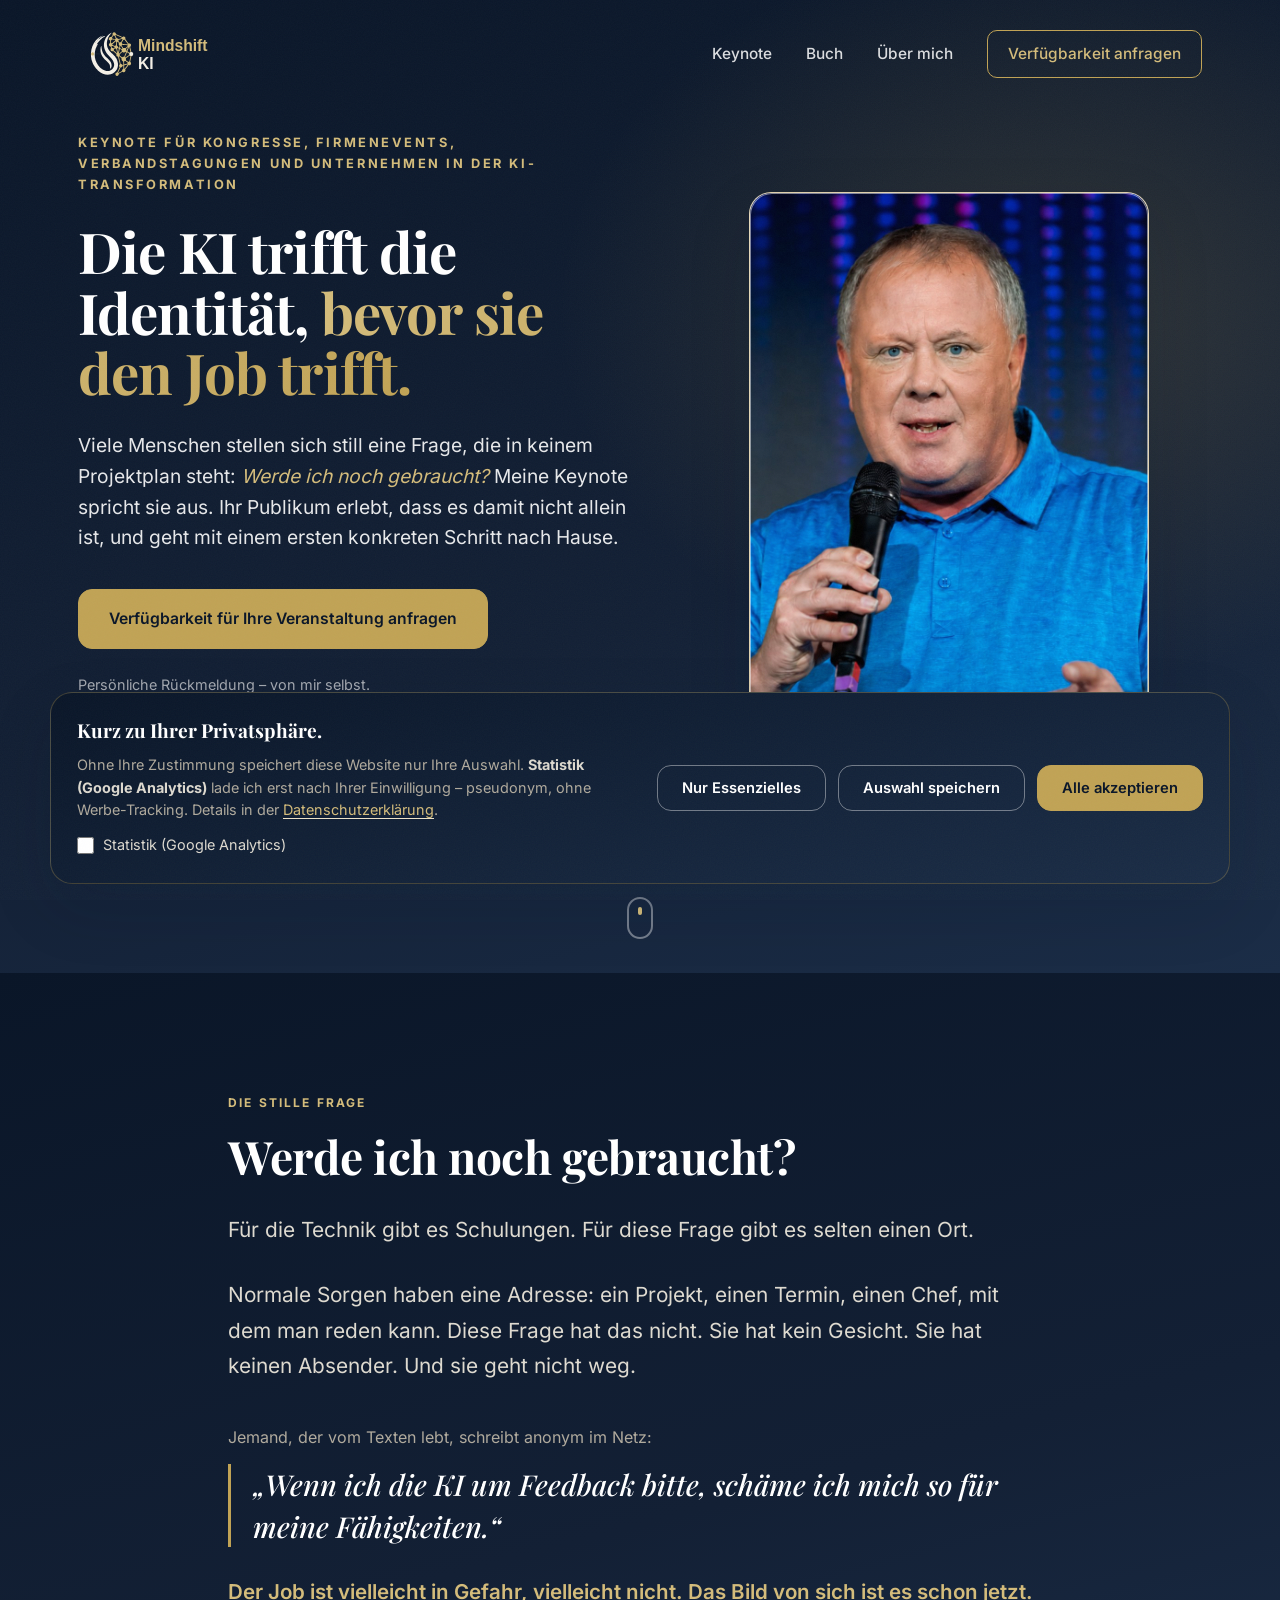
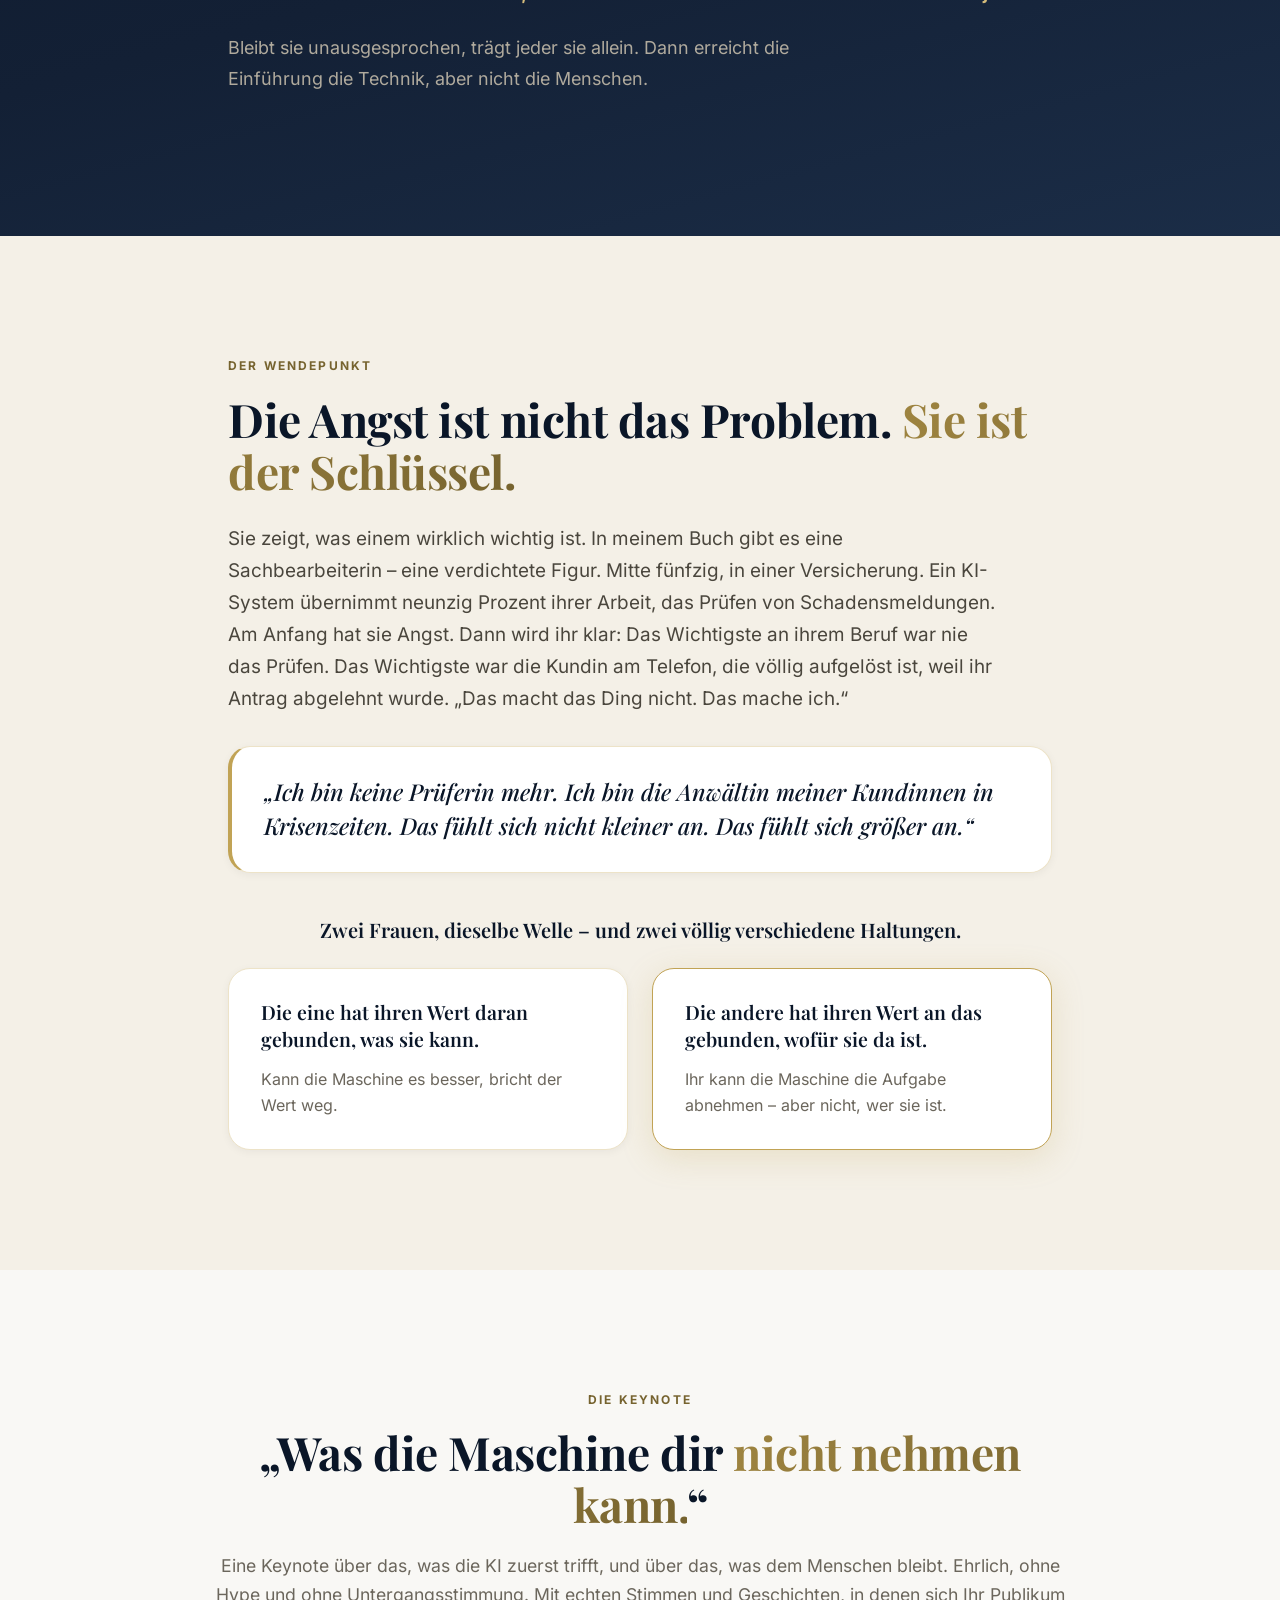
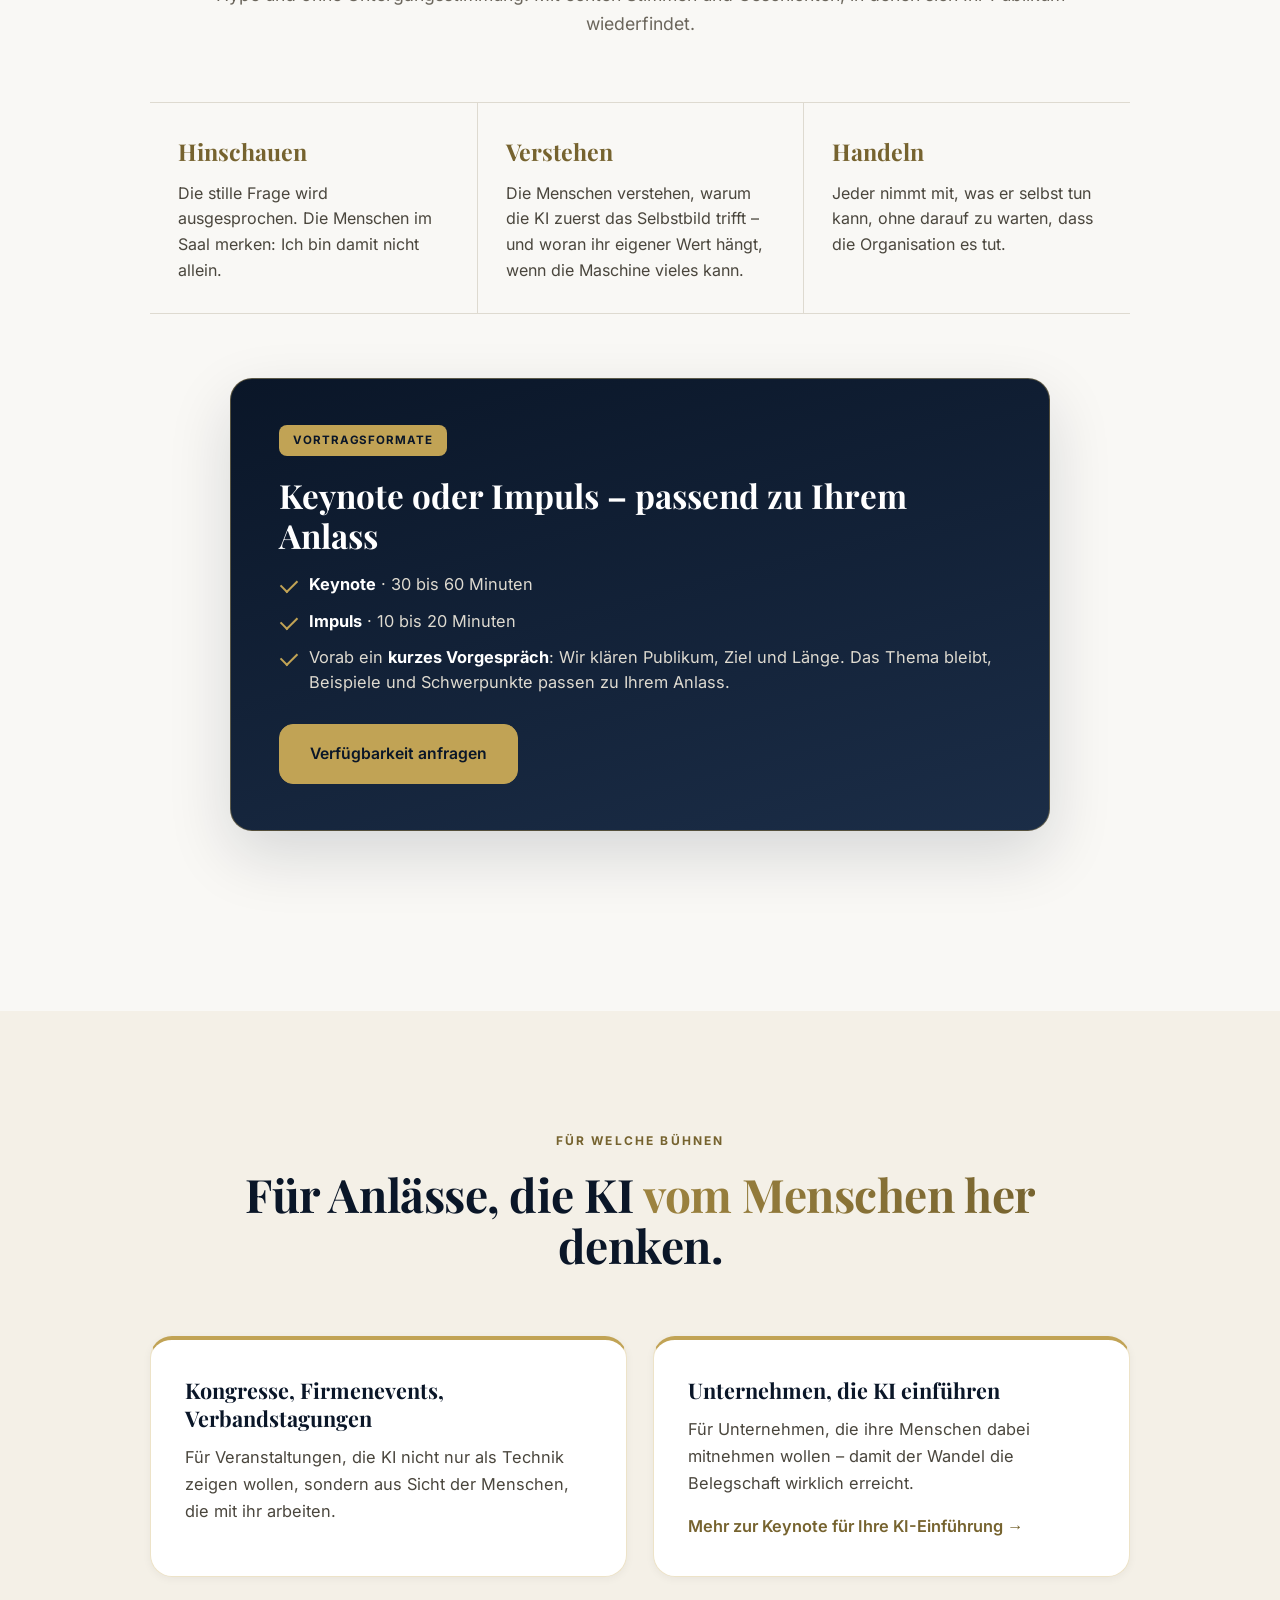
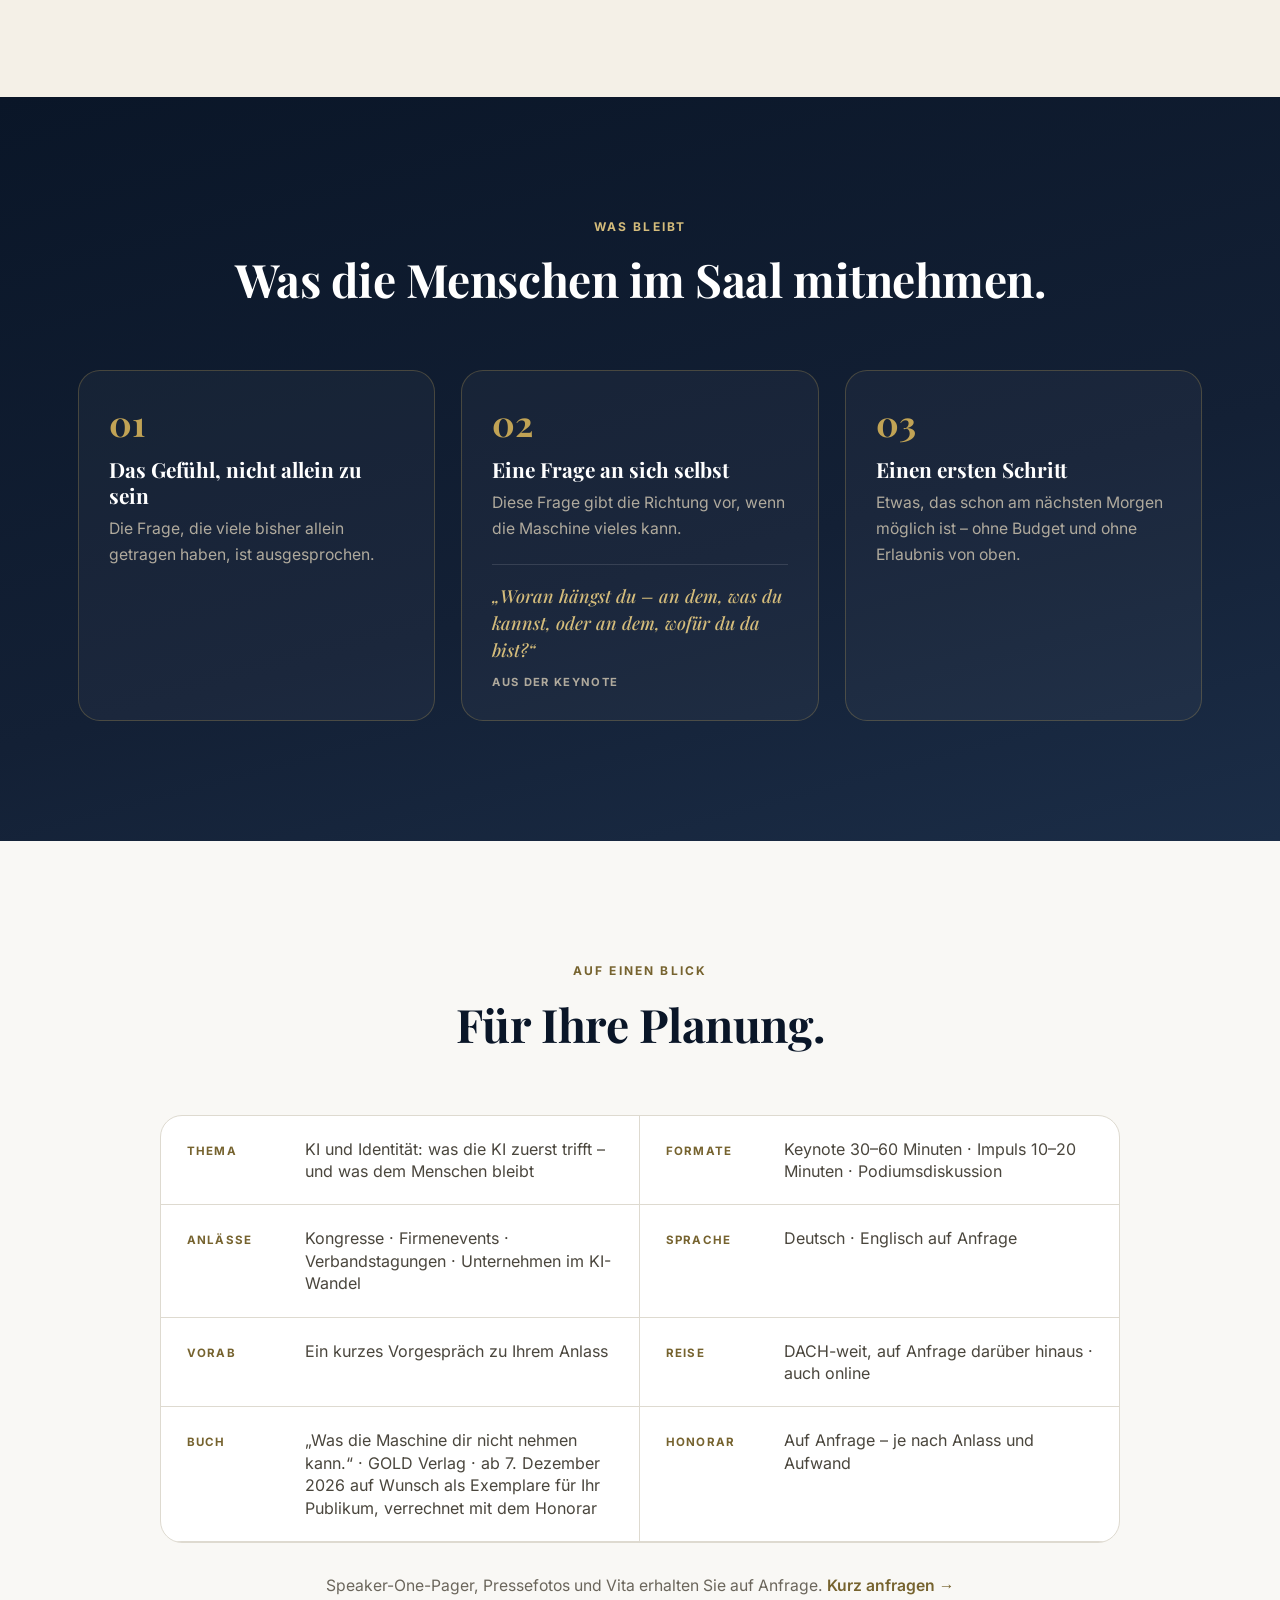
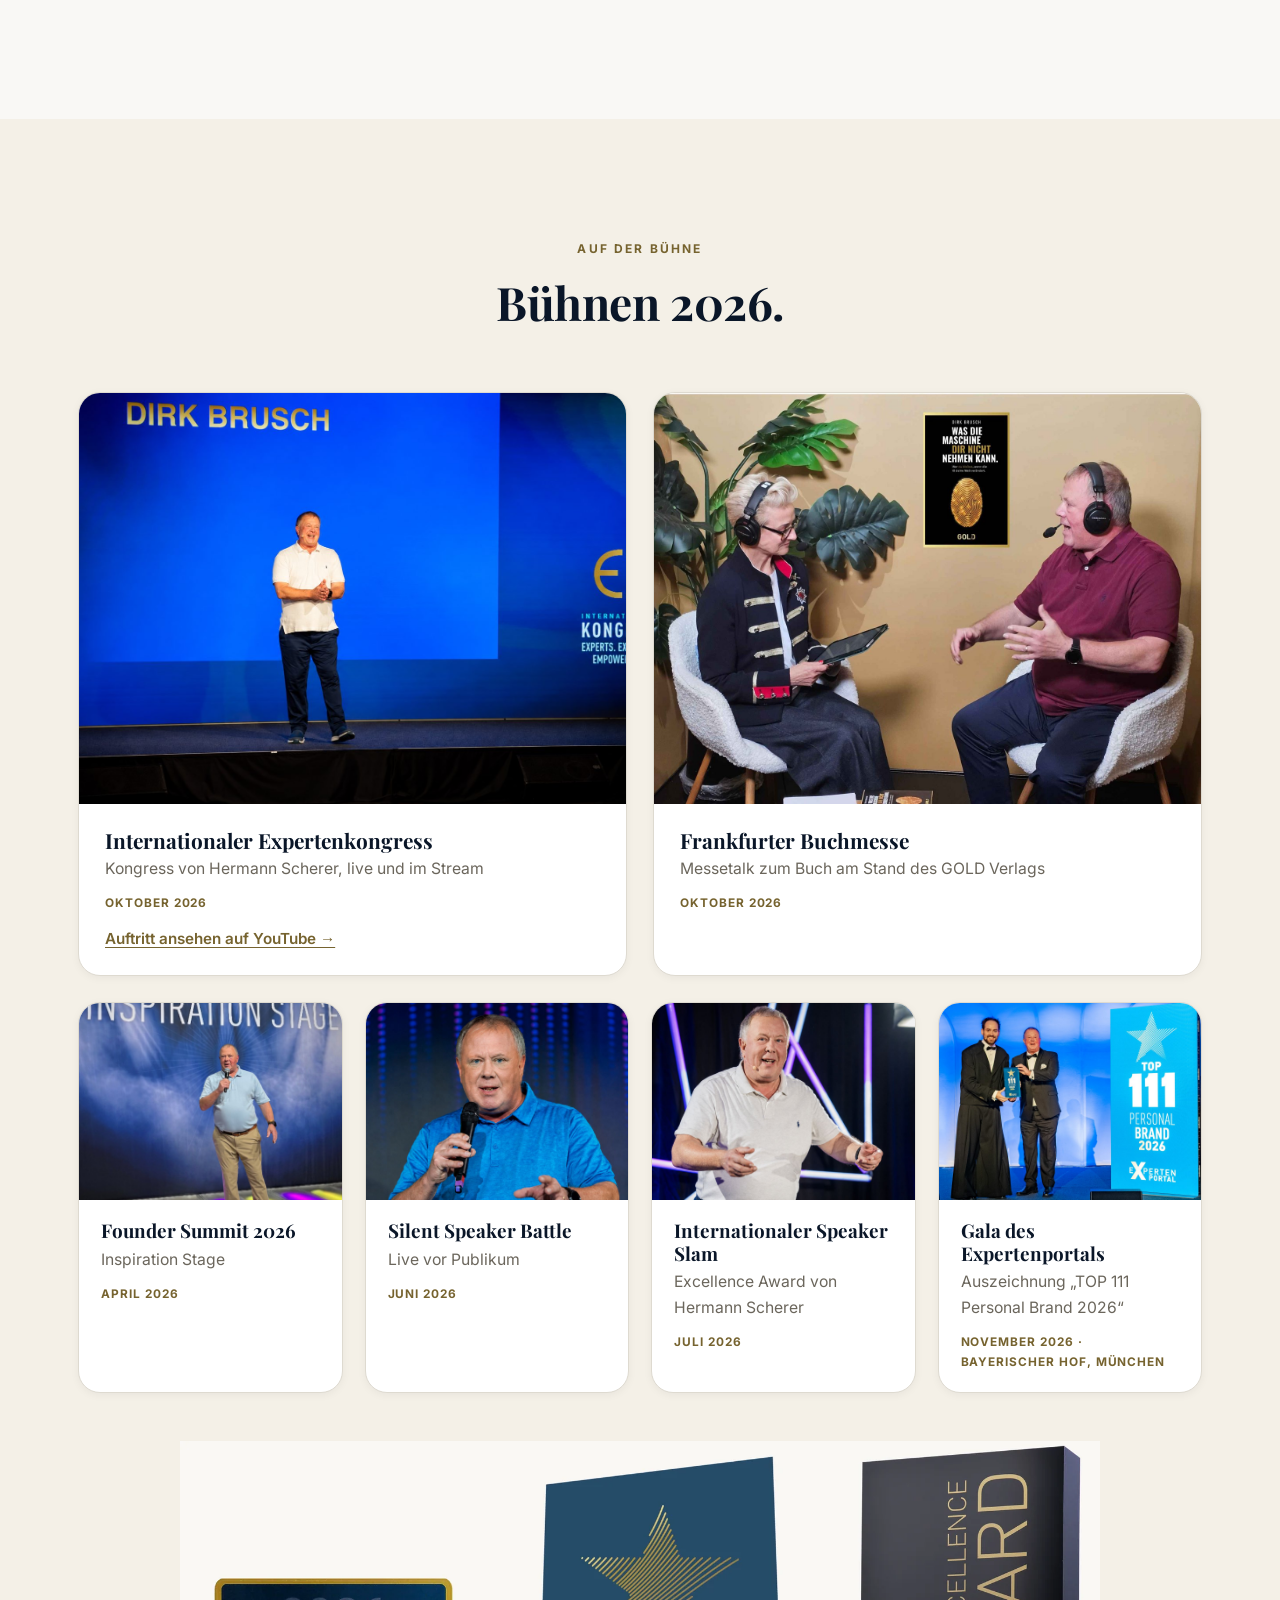
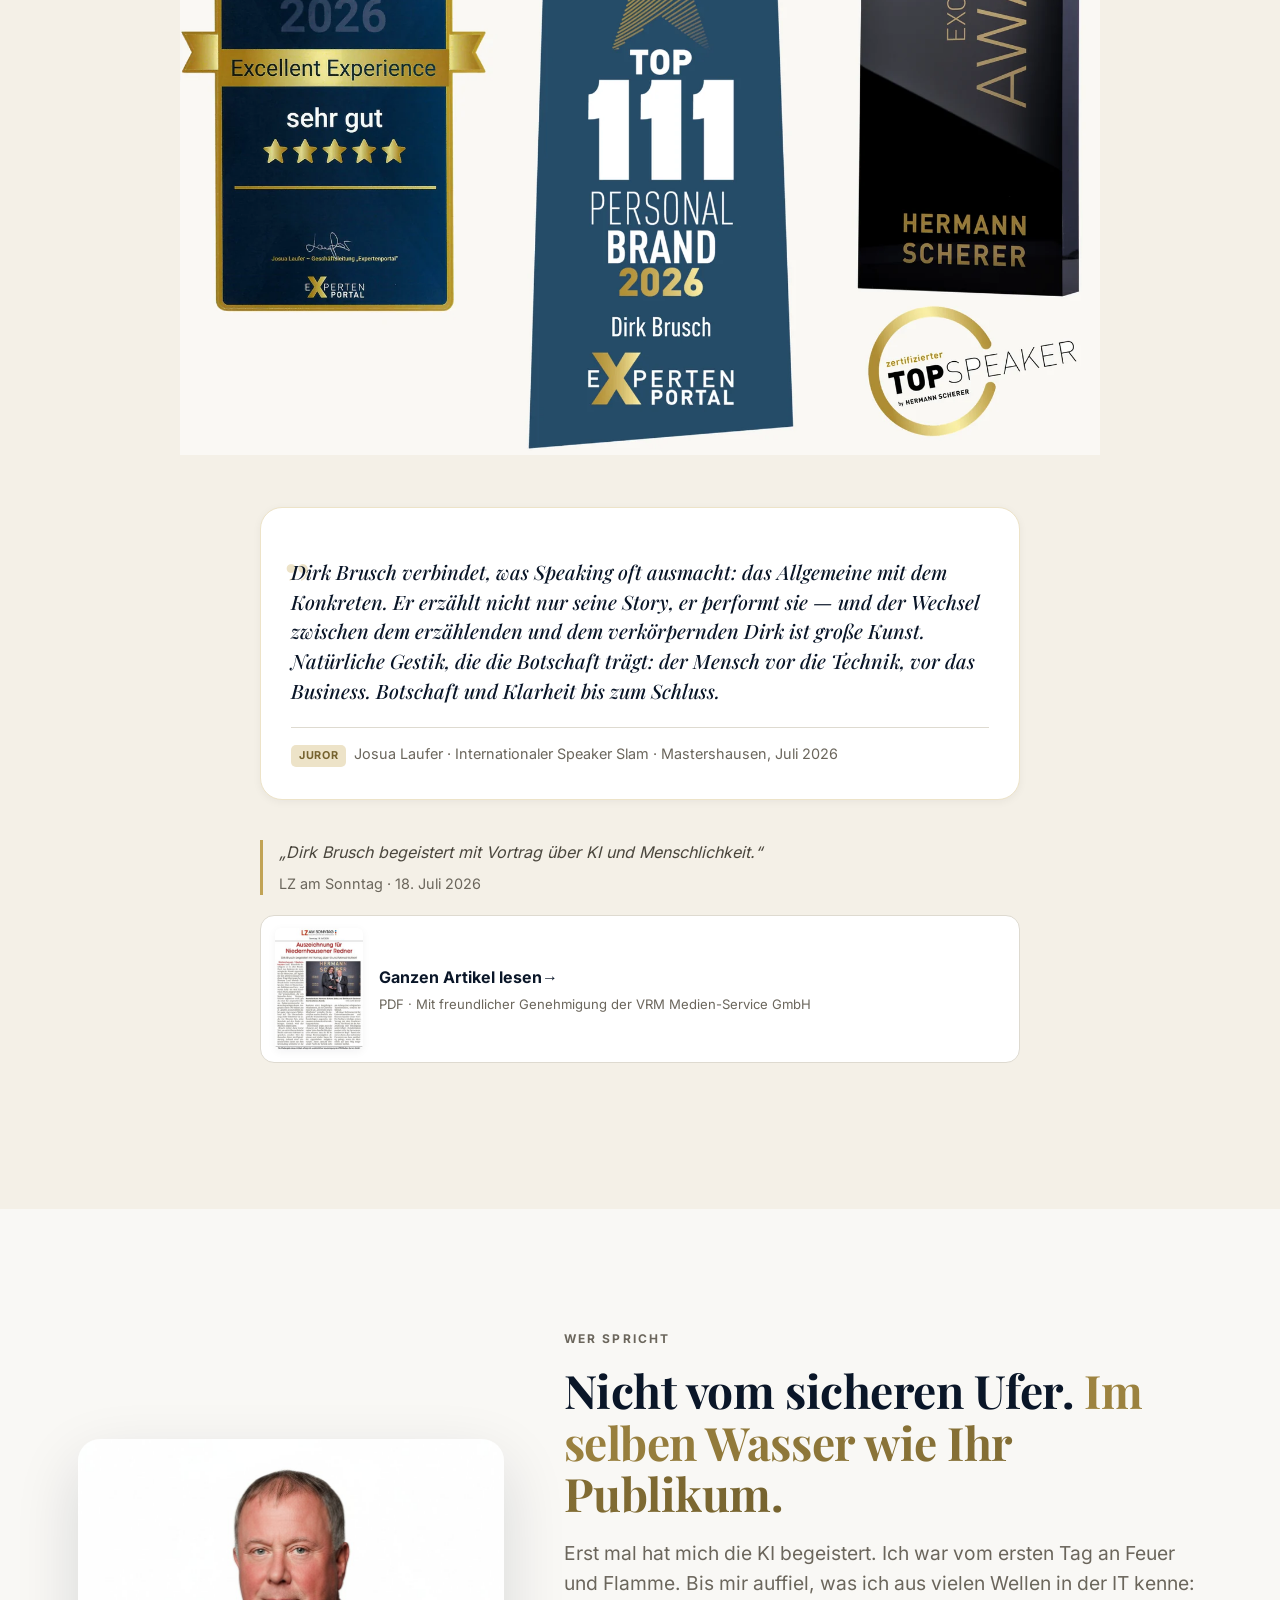
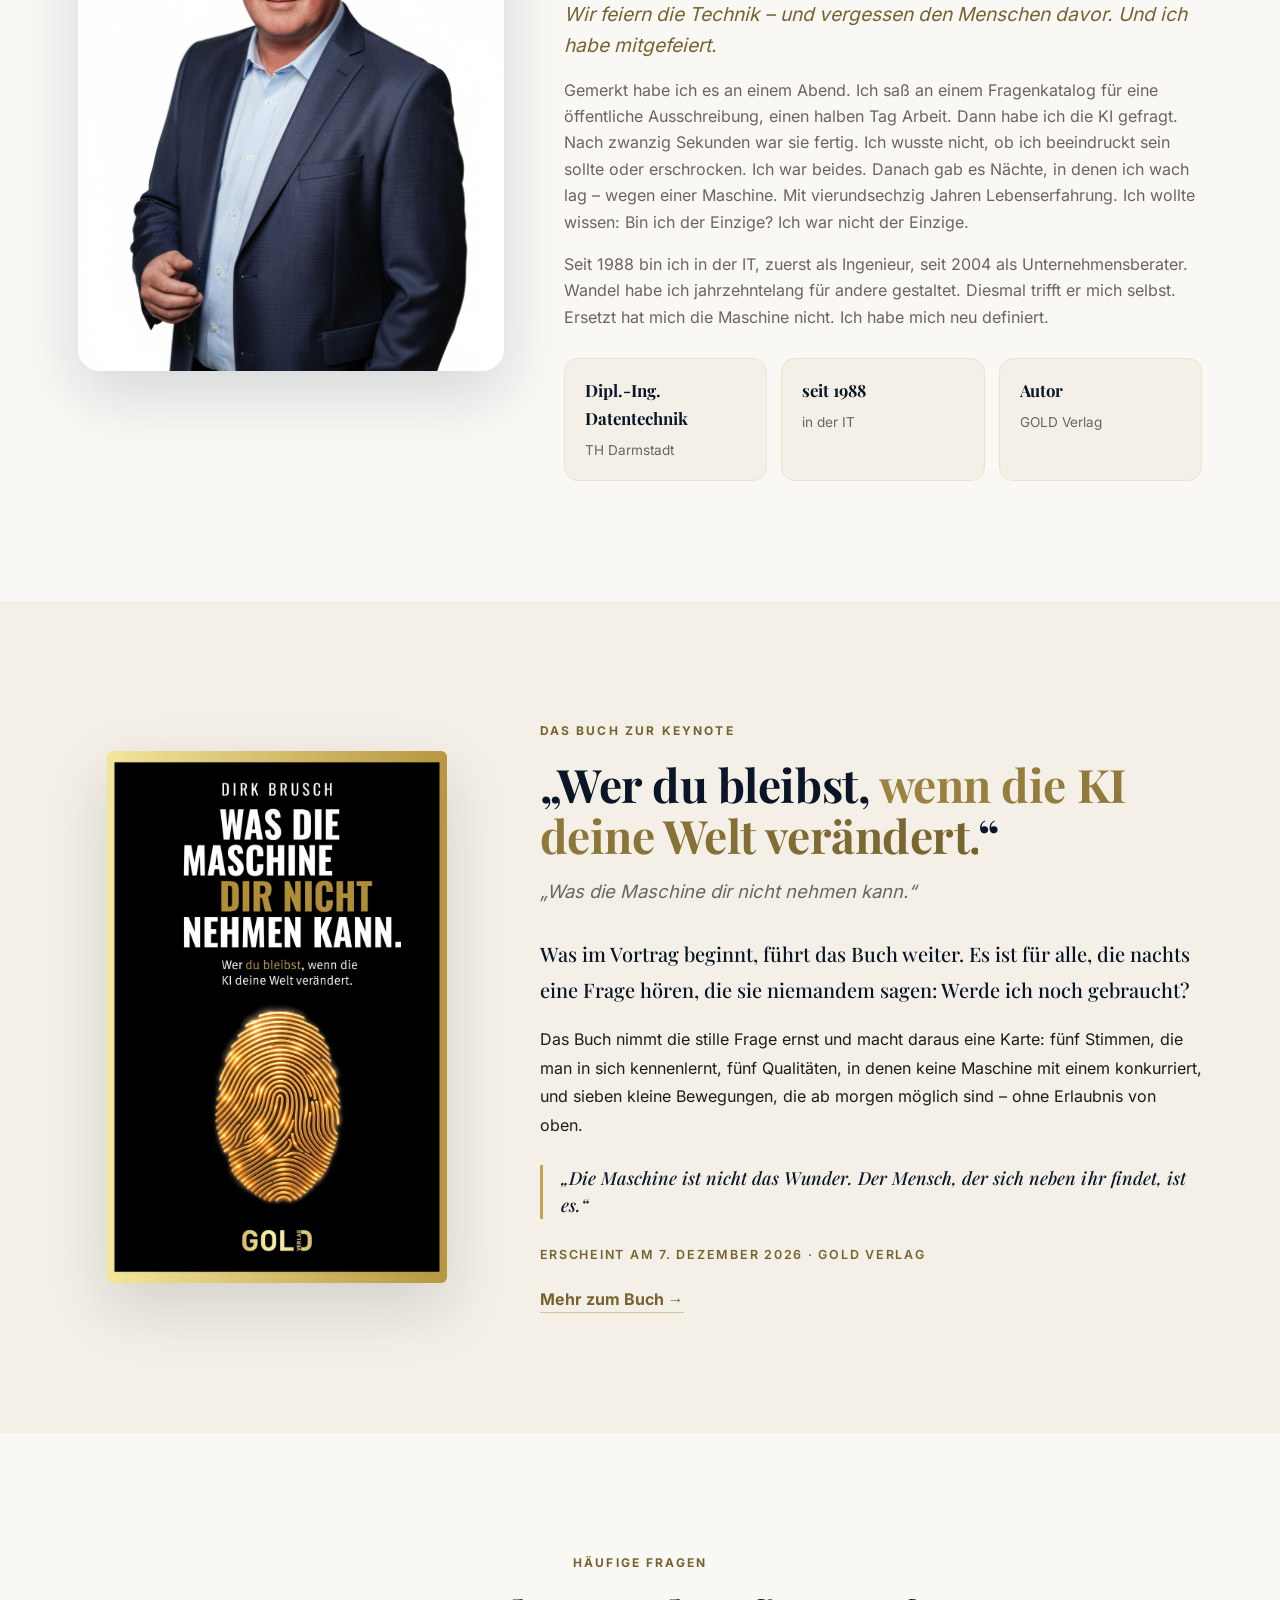
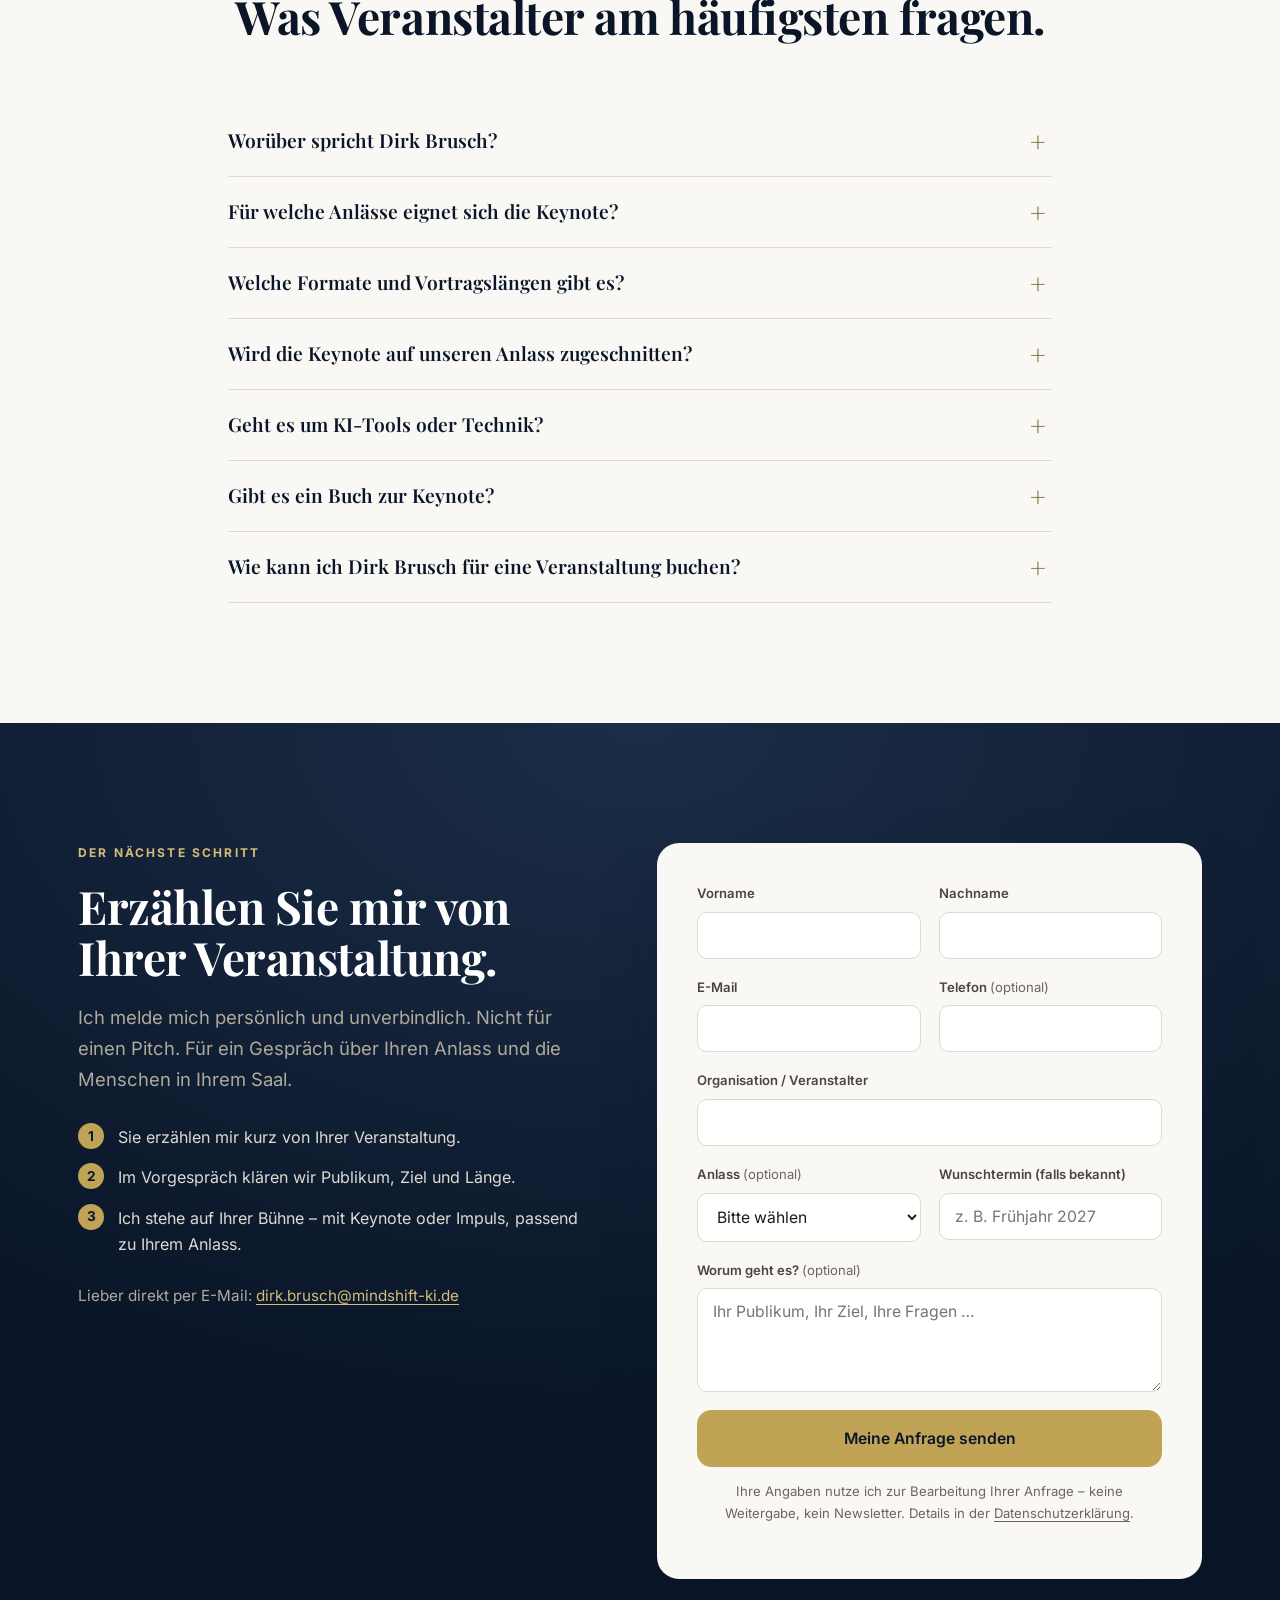
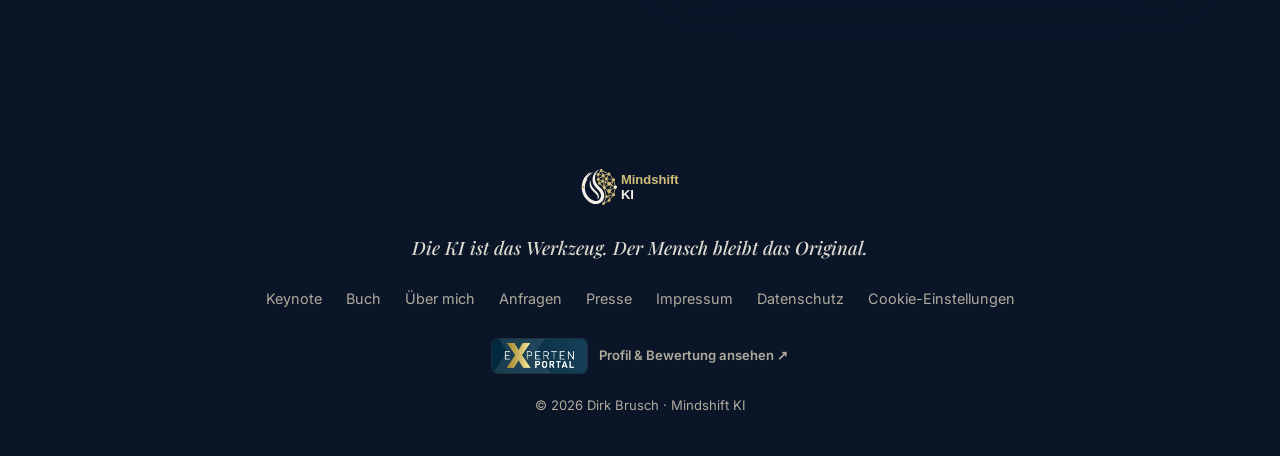
<file: index.html>
<!DOCTYPE html>
<html lang="de">
<head>
<meta charset="UTF-8">
<meta name="viewport" content="width=device-width, initial-scale=1.0">
<title>Dirk Brusch – Keynote Speaker für den Menschen in der KI-Welle</title>
<meta name="description" content="Die KI trifft die Identität, bevor sie den Job trifft. Keynote Speaker Dirk Brusch spricht die stille Frage aus. Für Kongresse und Unternehmen im KI-Wandel.">
<meta name="author" content="Dirk Brusch">
<meta name="robots" content="index, follow, max-image-preview:large, max-snippet:-1, max-video-preview:-1">
<meta name="msvalidate.01" content="07DBED25F776C83FB26509807522747B">
<meta name="keywords" content="Keynote Speaker, KI und Identität, Künstliche Intelligenz, Selbstbild, KI-Wandel, Change, Keynote buchen, Redner KI, Was die Maschine dir nicht nehmen kann, Dirk Brusch">
<meta property="og:type" content="website">
<meta property="og:site_name" content="Dirk Brusch — Keynote Speaker">
<meta property="og:title" content="Dirk Brusch — Keynote Speaker für den Menschen in der KI-Welle">
<meta property="og:description" content="Die KI trifft die Identität, bevor sie den Job trifft. Eine Keynote über die stille Frage: Werde ich noch gebraucht?">
<meta property="og:url" content="https://mindshift-ki.de/">
<meta property="og:locale" content="de_DE">
<meta property="og:image" content="https://mindshift-ki.de/bilder/event-speakerslam.jpg">
<meta name="twitter:card" content="summary_large_image">
<meta name="twitter:title" content="Dirk Brusch — Keynote Speaker für den Menschen in der KI-Welle">
<meta name="twitter:description" content="Die KI trifft die Identität, bevor sie den Job trifft. Eine Keynote über die stille Frage: Werde ich noch gebraucht?">
<meta name="twitter:image" content="https://mindshift-ki.de/bilder/event-speakerslam.jpg">
<meta name="theme-color" content="#0A1628">
<link rel="canonical" href="https://mindshift-ki.de/">
<link rel="icon" href="favicon.svg" type="image/svg+xml">
<link rel="stylesheet" href="fonts.css?v=1">
<link rel="stylesheet" href="style.css?v=19">
<script type="application/ld+json">
{
  "@context": "https://schema.org",
  "@graph": [
    {
      "@type": "Person",
      "@id": "https://mindshift-ki.de/#person",
      "name": "Dirk Brusch",
      "givenName": "Dirk",
      "familyName": "Brusch",
      "jobTitle": "Keynote Speaker",
      "description": "Keynote Speaker für den Menschen in der KI-Welle. Spricht über das, was die KI zuerst trifft: das Selbstbild der Menschen, lange bevor sie ihren Job trifft. Autor von „Was die Maschine dir nicht nehmen kann.“ (GOLD Verlag, 2026).",
      "url": "https://mindshift-ki.de/",
      "image": "https://mindshift-ki.de/bilder/portrait-dirk.jpg",
      "email": "dirk.brusch@mindshift-ki.de",
      "sameAs": [
        "https://www.linkedin.com/in/dirkbrusch",
        "https://www.youtube.com/@mindshift-ki",
        "https://expertenportal.com/dirk-brusch",
        "https://reventer.de/"
      ],
      "knowsAbout": ["Künstliche Intelligenz", "KI und Identität", "Selbstbild in der Arbeitswelt", "Change", "Zukunft der Arbeit"],
      "alumniOf": { "@type": "CollegeOrUniversity", "name": "TH Darmstadt" },
      "award": ["Top 111 Personal Brand 2026 (ExpertenPortal)", "Excellent Experience – sehr gut (ExpertenPortal 2026)", "Excellence Award (Hermann Scherer)", "Zertifizierter Top Speaker (Hermann Scherer)"],
      "subjectOf": {
        "@type": "NewsArticle",
        "headline": "Auszeichnung für Niedernhausener Redner",
        "alternativeHeadline": "Dirk Brusch begeistert mit Vortrag über KI und Menschlichkeit",
        "datePublished": "2026-07-18",
        "url": "https://mindshift-ki.de/presse/LZ-am-Sonntag-2026-07-18-Dirk-Brusch.pdf",
        "publisher": { "@type": "Organization", "name": "LZ am Sonntag", "url": "https://lz-am-sonntag.de/" },
        "about": { "@id": "https://mindshift-ki.de/#person" }
      },
      "hasCredential": [
        { "@type": "EducationalOccupationalCredential", "credentialCategory": "Zertifizierung", "name": "Zertifizierter Top Speaker (Hermann Scherer)" }
      ],
      "worksFor": { "@id": "https://mindshift-ki.de/#organization" },
      "makesOffer": {
        "@type": "Offer",
        "itemOffered": {
          "@type": "Service",
          "name": "Keynote „Was die Maschine dir nicht nehmen kann“",
          "serviceType": "Keynote Speaking",
          "description": "Keynote (30–60 Minuten), Impuls (10–20 Minuten) und Podiumsdiskussion über KI und Identität, vor Ort oder online; Deutsch, Englisch auf Anfrage.",
          "provider": { "@id": "https://mindshift-ki.de/#person" }
        }
      }
    },
    {
      "@type": "Book",
      "@id": "https://mindshift-ki.de/buch/#book",
      "name": "Was die Maschine dir nicht nehmen kann.",
      "alternativeHeadline": "Wer du bleibst, wenn die KI deine Welt verändert.",
      "author": { "@id": "https://mindshift-ki.de/#person" },
      "publisher": { "@type": "Organization", "name": "GOLD Verlag" },
      "isbn": "978-3-912214-45-1",
      "datePublished": "2026-12-07",
      "inLanguage": "de-DE",
      "url": "https://mindshift-ki.de/buch/"
    },
    {
      "@type": "Organization",
      "@id": "https://mindshift-ki.de/#organization",
      "name": "Mindshift KI",
      "url": "https://mindshift-ki.de/",
      "logo": "https://mindshift-ki.de/mindshift-ki-logo-light.svg",
      "email": "dirk.brusch@mindshift-ki.de",
      "founder": { "@id": "https://mindshift-ki.de/#person" }
    },
    {
      "@type": "WebSite",
      "@id": "https://mindshift-ki.de/#website",
      "url": "https://mindshift-ki.de/",
      "name": "Dirk Brusch — Keynote Speaker",
      "inLanguage": "de-DE",
      "publisher": { "@id": "https://mindshift-ki.de/#organization" }
    },
    {
      "@type": "WebPage",
      "@id": "https://mindshift-ki.de/#webpage",
      "url": "https://mindshift-ki.de/",
      "name": "Dirk Brusch – Keynote Speaker für den Menschen in der KI-Welle",
      "isPartOf": { "@id": "https://mindshift-ki.de/#website" },
      "about": { "@id": "https://mindshift-ki.de/#person" },
      "primaryImageOfPage": "https://mindshift-ki.de/bilder/event-speakerslam.jpg",
      "inLanguage": "de-DE"
    },
    {
      "@type": "FAQPage",
      "@id": "https://mindshift-ki.de/#faq",
      "mainEntity": [
        { "@type": "Question", "name": "Worüber spricht Dirk Brusch?", "acceptedAnswer": { "@type": "Answer", "text": "Über das, was künstliche Intelligenz zuerst trifft: das Selbstbild der Menschen, lange bevor sie ihren Job trifft. Und über das, was ihnen bleibt. Seine Haltung: Die KI ist das Werkzeug, der Mensch bleibt das Original." } },
        { "@type": "Question", "name": "Für welche Anlässe eignet sich die Keynote?", "acceptedAnswer": { "@type": "Answer", "text": "Für Kongresse, Firmenevents und Verbandstagungen, die KI vom Menschen her denken wollen. Und für Unternehmen, die KI einführen und ihre Menschen dabei mitnehmen wollen." } },
        { "@type": "Question", "name": "Welche Formate und Vortragslängen gibt es?", "acceptedAnswer": { "@type": "Answer", "text": "Keynote mit 30 bis 60 Minuten, Impuls mit 10 bis 20 Minuten oder Teilnahme an einer Podiumsdiskussion, vor Ort oder online. Vortragssprache ist Deutsch, Englisch auf Anfrage." } },
        { "@type": "Question", "name": "Wird die Keynote auf unseren Anlass zugeschnitten?", "acceptedAnswer": { "@type": "Answer", "text": "Ja, innerhalb des einen Themas. In einem kurzen Vorgespräch klären wir Publikum, Ziel und Länge. Beispiele und Schwerpunkte passen dann zu Ihrer Branche und Ihrem Anlass." } },
        { "@type": "Question", "name": "Geht es um KI-Tools oder Technik?", "acceptedAnswer": { "@type": "Answer", "text": "Nein. Es geht nicht um Tools, sondern um die Menschen, die mit ihnen arbeiten. Dirk Brusch ist seit 1988 in der IT und kennt die Technik von innen. Auf der Bühne steht trotzdem der Mensch davor." } },
        { "@type": "Question", "name": "Gibt es ein Buch zur Keynote?", "acceptedAnswer": { "@type": "Answer", "text": "Ja. „Was die Maschine dir nicht nehmen kann. Wer du bleibst, wenn die KI deine Welt verändert.“ erscheint am 7. Dezember 2026 im GOLD Verlag." } },
        { "@type": "Question", "name": "Wie kann ich Dirk Brusch für eine Veranstaltung buchen?", "acceptedAnswer": { "@type": "Answer", "text": "Über das Anfrageformular auf dieser Seite. Dirk Brusch meldet sich persönlich für ein unverbindliches Gespräch über Ihren Anlass." } }
      ]
    }
  ]
}
</script>
</head>
<body>

<!-- Grain-Overlay -->
<div class="grain" aria-hidden="true"></div>

<!-- ============ NAVIGATION ============ -->
<header class="nav" id="nav">
  <div class="nav__inner">
    <a class="nav__brand" href="#top" aria-label="Mindshift KI – Startseite">
      <img src="mindshift-ki-logo-dark.svg?v=3" alt="Mindshift KI" class="nav__logo nav__logo--dark" width="113" height="46">
      <img src="mindshift-ki-logo-light.svg?v=3" alt="" aria-hidden="true" class="nav__logo nav__logo--light" width="113" height="46">
    </a>
    <nav class="nav__links" aria-label="Hauptnavigation">
      <a href="#keynote">Keynote</a>
      <a href="#buch">Buch</a>
      <a href="#ueber">Über mich</a>
      <a href="#anfrage" class="nav__cta">Verfügbarkeit anfragen</a>
    </nav>
    <button class="nav__burger" id="burger" aria-label="Menü öffnen" aria-expanded="false">
      <span></span><span></span><span></span>
    </button>
  </div>
</header>

<a id="top"></a>

<!-- ============ HERO ============ -->
<section class="hero" id="hero">
  <div class="hero__inner">
    <div class="hero__content">
      <p class="hero__eyebrow">Keynote für Kongresse, Firmenevents, Verbandstagungen und Unternehmen in der KI-Transformation</p>
      <h1 class="hero__title">Die KI trifft die Identität, <em>bevor sie den Job trifft.</em></h1>
      <p class="hero__lead">Viele Menschen stellen sich still eine Frage, die in keinem Projektplan steht: <em>Werde ich noch gebraucht?</em> Meine Keynote spricht sie aus. Ihr Publikum erlebt, dass es damit nicht allein ist, und geht mit einem ersten konkreten Schritt nach Hause.</p>
      <div class="hero__actions">
        <a href="#anfrage" class="btn btn--gold">Verfügbarkeit für Ihre Veranstaltung anfragen</a>
      </div>
      <p class="hero__micro">Persönliche Rückmeldung – von mir selbst.</p>
      <p class="hero__belege"><a href="#buehnen"><span>Ausgezeichnet 2026: Excellence Award beim Internationalen Speaker Slam</span> <span>· TOP 111 Personal Brand des Expertenportals</span></a></p>
      <a class="hero__buch" href="/buch/">
        <img src="buch/cover-was-die-maschine.jpg" alt="Buchcover „Was die Maschine dir nicht nehmen kann.“" width="56" height="84" loading="lazy">
        <span class="hero__buch-text"><span class="hero__buch-k">Das Buch zur Keynote</span><span class="hero__buch-v">erscheint am 7. Dezember 2026&nbsp;→</span></span>
      </a>
    </div>
    <div class="hero__portrait">
      <div class="hero__frame">
        <img src="bilder/titelbild-ssb.jpg" alt="Dirk Brusch als Keynote Speaker auf der Bühne" width="864" height="1164" fetchpriority="high">
      </div>
      <div class="hero__cap">
        <span class="hero__name">Dirk Brusch</span>
        <span class="hero__role">Keynote Speaker für den Menschen in der KI-Welle</span>
      </div>
    </div>
  </div>
  <div class="hero__scroll" aria-hidden="true"><span></span></div>
</section>

<!-- ============ DIE FRAGE ============ -->
<section class="section section--dark angst" id="frage">
  <div class="wrap wrap--narrow reveal">
    <p class="kicker kicker--gold">Die stille Frage</p>
    <h2 class="h2 h2--light">Werde ich noch gebraucht?</h2>
    <p class="frage__lead">Für die Technik gibt es Schulungen. Für diese Frage gibt es selten einen Ort.</p>
    <p class="frage__lead">Normale Sorgen haben eine Adresse: ein Projekt, einen Termin, einen Chef, mit dem man reden kann. Diese Frage hat das nicht. Sie hat kein Gesicht. Sie hat keinen Absender. Und sie geht nicht weg.</p>
    <p class="frage__intro">Jemand, der vom Texten lebt, schreibt anonym im Netz:</p>
    <blockquote class="frage__zitat">„Wenn ich die KI um Feedback bitte, schäme ich mich so für meine Fähigkeiten.“</blockquote>
    <p class="angst__lead2"><strong>Der Job ist vielleicht in Gefahr, vielleicht nicht. Das Bild von sich ist es schon jetzt.</strong></p>
    <p class="angst__note">Bleibt sie unausgesprochen, trägt jeder sie allein. Dann erreicht die Einführung die Technik, aber nicht die Menschen.</p>
  </div>
</section>

<!-- ============ DIE WENDE ============ -->
<section class="section section--cream wende" id="wende">
  <div class="wrap wrap--narrow reveal">
    <p class="kicker">Der Wendepunkt</p>
    <h2 class="h2">Die Angst ist nicht das Problem. <em>Sie ist der Schlüssel.</em></h2>
    <p class="wende__lead">Sie zeigt, was einem wirklich wichtig ist. In meinem Buch gibt es eine Sachbearbeiterin – eine verdichtete Figur. Mitte fünfzig, in einer Versicherung. Ein KI-System übernimmt neunzig Prozent ihrer Arbeit, das Prüfen von Schadensmeldungen. Am Anfang hat sie Angst. Dann wird ihr klar: Das Wichtigste an ihrem Beruf war nie das Prüfen. Das Wichtigste war die Kundin am Telefon, die völlig aufgelöst ist, weil ihr Antrag abgelehnt wurde. „Das macht das Ding nicht. Das mache ich.“</p>
    <blockquote class="wende__zitat">„Ich bin keine Prüferin mehr. Ich bin die Anwältin meiner Kundinnen in Krisenzeiten. Das fühlt sich nicht kleiner an. Das fühlt sich größer an.“</blockquote>
    <p class="wende__bruecke">Zwei Frauen, dieselbe Welle – und zwei völlig verschiedene Haltungen.</p>
    <div class="wende__grid">
      <div class="wende__col">
        <p class="wende__to">Die eine hat ihren Wert daran gebunden, was sie kann.</p>
        <p class="wende__from">Kann die Maschine es besser, bricht der Wert weg.</p>
      </div>
      <div class="wende__col wende__col--gold">
        <p class="wende__to">Die andere hat ihren Wert an das gebunden, wofür sie da ist.</p>
        <p class="wende__from">Ihr kann die Maschine die Aufgabe abnehmen – aber nicht, wer sie ist.</p>
      </div>
    </div>
  </div>
</section>

<!-- ============ DIE KEYNOTE ============ -->
<section class="section section--light keynotes" id="keynote">
  <div class="wrap">
    <div class="section__head reveal">
      <p class="kicker">Die Keynote</p>
      <h2 class="h2">„Was die Maschine dir <em>nicht nehmen kann.</em>“</h2>
      <p class="section__sub">Eine Keynote über das, was die KI zuerst trifft, und über das, was dem Menschen bleibt. Ehrlich, ohne Hype und ohne Untergangsstimmung. Mit echten Stimmen und Geschichten, in denen sich Ihr Publikum wiederfindet.</p>
    </div>

    <div class="bogen reveal">
      <div class="bogen__step">
        <span class="bogen__k">Hinschauen</span>
        <p>Die stille Frage wird ausgesprochen. Die Menschen im Saal merken: Ich bin damit nicht allein.</p>
      </div>
      <div class="bogen__step">
        <span class="bogen__k">Verstehen</span>
        <p>Die Menschen verstehen, warum die KI zuerst das Selbstbild trifft – und woran ihr eigener Wert hängt, wenn die Maschine vieles kann.</p>
      </div>
      <div class="bogen__step">
        <span class="bogen__k">Handeln</span>
        <p>Jeder nimmt mit, was er selbst tun kann, ohne darauf zu warten, dass die Organisation es tut.</p>
      </div>
    </div>

    <div class="angebot__core reveal">
      <div class="angebot__card">
        <span class="angebot__badge">Vortragsformate</span>
        <h3>Keynote oder Impuls – passend zu Ihrem Anlass</h3>
        <ul class="angebot__why">
          <li><strong>Keynote</strong> · 30 bis 60 Minuten</li>
          <li><strong>Impuls</strong> · 10 bis 20 Minuten</li>
          <li>Vorab ein <strong>kurzes Vorgespräch</strong>: Wir klären Publikum, Ziel und Länge. Das Thema bleibt, Beispiele und Schwerpunkte passen zu Ihrem Anlass.</li>
        </ul>
        <a href="#anfrage" class="btn btn--gold" data-keynote="Keynote „Was die Maschine dir nicht nehmen kann“">Verfügbarkeit anfragen</a>
      </div>
    </div>
  </div>
</section>

<!-- ============ FÜR WELCHE ANLÄSSE ============ -->
<section class="section section--cream felder" id="anlaesse">
  <div class="wrap">
    <div class="section__head reveal">
      <p class="kicker">Für welche Bühnen</p>
      <h2 class="h2">Für Anlässe, die KI <em>vom Menschen her</em> denken.</h2>
    </div>
    <div class="felder__grid">
      <article class="feld reveal">
        <h3>Kongresse, Firmenevents, Verbandstagungen</h3>
        <p>Für Veranstaltungen, die KI nicht nur als Technik zeigen wollen, sondern aus Sicht der Menschen, die mit ihr arbeiten.</p>
      </article>
      <article class="feld reveal">
        <h3>Unternehmen, die KI einführen</h3>
        <p>Für Unternehmen, die ihre Menschen dabei mitnehmen wollen – damit der Wandel die Belegschaft wirklich erreicht.</p>
        <p style="margin-top:16px"><a href="keynote-ki-einfuehrung/" style="color:var(--gold-dark);font-weight:600;text-decoration:none">Mehr zur Keynote für Ihre KI-Einführung →</a></p>
      </article>
    </div>
  </div>
</section>

<!-- ============ WAS DIE MENSCHEN MITNEHMEN ============ -->
<section class="section section--dark mitnahme" id="mitnahme">
  <div class="wrap">
    <div class="section__head reveal">
      <p class="kicker kicker--gold">Was bleibt</p>
      <h2 class="h2 h2--light">Was die Menschen im Saal mitnehmen.</h2>
    </div>
    <div class="mitnahme__grid">
      <article class="mitnahme__card reveal">
        <span class="mitnahme__num">01</span>
        <h3>Das Gefühl, nicht allein zu sein</h3>
        <p>Die Frage, die viele bisher allein getragen haben, ist ausgesprochen.</p>
      </article>
      <article class="mitnahme__card reveal">
        <span class="mitnahme__num">02</span>
        <h3>Eine Frage an sich selbst</h3>
        <p>Diese Frage gibt die Richtung vor, wenn die Maschine vieles kann.</p>
        <blockquote>„Woran hängst du – an dem, was du kannst, oder an dem, wofür du da bist?“<cite>Aus der Keynote</cite></blockquote>
      </article>
      <article class="mitnahme__card reveal">
        <span class="mitnahme__num">03</span>
        <h3>Einen ersten Schritt</h3>
        <p>Etwas, das schon am nächsten Morgen möglich ist – ohne Budget und ohne Erlaubnis von oben.</p>
      </article>
    </div>
  </div>
</section>

<!-- ============ AUF EINEN BLICK ============ -->
<section class="section section--light steckbrief steckbrief--hell" id="steckbrief">
  <div class="wrap reveal">
    <div class="section__head">
      <p class="kicker">Auf einen Blick</p>
      <h2 class="h2">Für Ihre Planung.</h2>
    </div>
    <div class="steckbrief__grid">
      <div class="fact"><span class="fact__k">Thema</span><span class="fact__v">KI und Identität: was die KI zuerst trifft – und was dem Menschen bleibt</span></div>
      <div class="fact"><span class="fact__k">Formate</span><span class="fact__v">Keynote 30–60 Minuten · Impuls 10–20 Minuten · Podiumsdiskussion</span></div>
      <div class="fact"><span class="fact__k">Anlässe</span><span class="fact__v">Kongresse · Firmenevents · Verbandstagungen · Unternehmen im KI-Wandel</span></div>
      <div class="fact"><span class="fact__k">Sprache</span><span class="fact__v">Deutsch · Englisch auf Anfrage</span></div>
      <div class="fact"><span class="fact__k">Vorab</span><span class="fact__v">Ein kurzes Vorgespräch zu Ihrem Anlass</span></div>
      <div class="fact"><span class="fact__k">Reise</span><span class="fact__v">DACH-weit, auf Anfrage darüber hinaus · auch online</span></div>
      <div class="fact"><span class="fact__k">Buch</span><span class="fact__v">„Was die Maschine dir nicht nehmen kann.“ · GOLD Verlag · ab 7. Dezember 2026 auf Wunsch als Exemplare für Ihr Publikum, verrechnet mit dem Honorar</span></div>
      <div class="fact"><span class="fact__k">Honorar</span><span class="fact__v">Auf Anfrage – je nach Anlass und Aufwand</span></div>
    </div>
    <p class="steckbrief__press">Speaker-One-Pager, Pressefotos und Vita erhalten Sie auf Anfrage. <a href="#anfrage">Kurz anfragen →</a></p>
  </div>
</section>

<!-- ============ BÜHNEN ============ -->
<section class="section section--cream buehnen" id="buehnen">
  <div class="wrap">
    <div class="section__head reveal">
      <p class="kicker">Auf der Bühne</p>
      <h2 class="h2">Bühnen 2026.</h2>
    </div>
    <div class="buehnenrow buehnenrow--neu">
      <article class="buehne buehne--gross reveal">
        <div class="buehne__media"><img src="bilder/event-expertenkongress.jpg" width="1400" height="933" alt="Dirk Brusch auf der Bühne des Internationalen Expertenkongresses von Hermann Scherer" loading="lazy" style="object-position:70% 50%"></div>
        <div class="buehne__body">
          <h3 class="buehne__name">Internationaler Expertenkongress</h3>
          <p class="buehne__sub">Kongress von Hermann Scherer, live und im Stream</p>
          <p class="buehne__tag">Oktober 2026</p>
          <a class="buehne__video" href="https://youtu.be/_p8scfUCUsA" target="_blank" rel="noopener">Auftritt ansehen auf YouTube&nbsp;→</a>
        </div>
      </article>
      <article class="buehne buehne--gross reveal">
        <div class="buehne__media"><img src="bilder/event-messetalk-buchmesse.jpg?v=3" width="1400" height="1050" alt="Dirk Brusch im Messetalk zu seinem Buch „Was die Maschine dir nicht nehmen kann.“ am Stand des GOLD Verlags auf der Frankfurter Buchmesse" loading="lazy"></div>
        <div class="buehne__body">
          <h3 class="buehne__name">Frankfurter Buchmesse</h3>
          <p class="buehne__sub">Messetalk zum Buch am Stand des GOLD Verlags</p>
          <p class="buehne__tag">Oktober 2026</p>
        </div>
      </article>
    </div>

    <div class="buehnenrow buehnenrow--vier">
      <article class="buehne reveal">
        <div class="buehne__media"><img src="bilder/event-founder-summit.jpg?v=2" width="1200" height="900" alt="Dirk Brusch auf der Founder Summit Inspiration Stage" loading="lazy"></div>
        <div class="buehne__body">
          <h3 class="buehne__name">Founder Summit 2026</h3>
          <p class="buehne__sub">Inspiration Stage</p>
          <p class="buehne__tag">April 2026</p>
        </div>
      </article>
      <article class="buehne reveal">
        <div class="buehne__media"><img src="bilder/event-ssb.jpg?v=3" width="1200" height="900" alt="Dirk Brusch beim Silent Speaker Battle" loading="lazy"></div>
        <div class="buehne__body">
          <h3 class="buehne__name">Silent Speaker Battle</h3>
          <p class="buehne__sub">Live vor Publikum</p>
          <p class="buehne__tag">Juni 2026</p>
        </div>
      </article>
      <article class="buehne reveal">
        <div class="buehne__media"><img src="bilder/event-speakerslam.jpg?v=3" width="1200" height="900" alt="Dirk Brusch beim Internationalen Speaker Slam" loading="lazy"></div>
        <div class="buehne__body">
          <h3 class="buehne__name">Internationaler Speaker Slam</h3>
          <p class="buehne__sub">Excellence Award von Hermann Scherer</p>
          <p class="buehne__tag">Juli 2026</p>
        </div>
      </article>
      <article class="buehne reveal">
        <div class="buehne__media"><img src="bilder/event-gala-top111.jpg?v=1" width="1200" height="900" alt="Dirk Brusch erhält auf der Gala des Expertenportals im Bayerischen Hof München die Auszeichnung „TOP 111 Personal Brand 2026“" loading="lazy"></div>
        <div class="buehne__body">
          <h3 class="buehne__name">Gala des Expertenportals</h3>
          <p class="buehne__sub">Auszeichnung „TOP 111 Personal Brand 2026“</p>
          <p class="buehne__tag">November 2026 · Bayerischer Hof, München</p>
        </div>
      </article>
    </div>

    <div class="buehnen__siegel reveal">
      <img src="bilder/auszeichnungen-2026-1600.webp" srcset="bilder/auszeichnungen-2026-800.webp 800w, bilder/auszeichnungen-2026-1600.webp 1600w" sizes="(max-width: 960px) calc(100vw - 40px), 920px" width="1600" height="1067" alt="Auszeichnungen: Excellent Experience – sehr gut (Expertenportal 2026), Top 111 Personal Brand 2026, Excellence Award (Hermann Scherer), Zertifizierter Top Speaker" loading="lazy">
    </div>

    <blockquote class="stimme stimme--solo reveal">
      <p>Dirk Brusch verbindet, was Speaking oft ausmacht: das Allgemeine mit dem Konkreten. Er erzählt nicht nur seine Story, er performt sie — und der Wechsel zwischen dem erzählenden und dem verkörpernden Dirk ist große Kunst. Natürliche Gestik, die die Botschaft trägt: der Mensch vor die Technik, vor das Business. Botschaft und Klarheit bis zum Schluss.</p>
      <footer><span class="stimme__ph">Juror</span>Josua Laufer · Internationaler Speaker Slam · Mastershausen, Juli 2026</footer>
    </blockquote>

    <div class="buehnen__presse reveal">
      <blockquote class="clincher__presse">„Dirk Brusch begeistert mit Vortrag über KI und Menschlichkeit.“<cite class="clincher__quelle">LZ am Sonntag · 18. Juli 2026</cite></blockquote>
      <a class="clincher__clip" href="presse/LZ-am-Sonntag-2026-07-18-Dirk-Brusch.pdf" target="_blank" rel="noopener" aria-label="Ganzen Presseartikel der LZ am Sonntag vom 18. Juli 2026 als PDF öffnen">
        <img class="clincher__clip-img" src="bilder/presse-lz-2026-07-18-vorschau.jpg" width="264" height="366" alt="Zeitungsartikel „Auszeichnung für Niedernhausener Redner“ aus der LZ am Sonntag vom 18. Juli 2026" loading="lazy">
        <span class="clincher__clip-body">
          <span class="clincher__clip-cta">Ganzen Artikel lesen<span class="clincher__clip-arrow"> →</span></span>
          <span class="clincher__clip-meta">PDF · Mit freundlicher Genehmigung der VRM Medien-Service GmbH</span>
        </span>
      </a>
    </div>
  </div>
</section>

<!-- ============ ÜBER MICH ============ -->
<section class="section section--light ueber" id="ueber">
  <div class="wrap ueber__grid">
    <div class="ueber__portrait reveal">
      <img src="bilder/portrait-dirk.jpg" width="864" height="1184" alt="Dirk Brusch — Porträt" loading="lazy" style="object-position:50% 30%">
    </div>
    <div class="ueber__text reveal">
      <p class="kicker">Wer spricht</p>
      <h2 class="h2">Nicht vom sicheren Ufer. <em>Im selben Wasser wie Ihr Publikum.</em></h2>
      <p class="ueber__lead">Erst mal hat mich die KI begeistert. Ich war vom ersten Tag an Feuer und Flamme. Bis mir auffiel, was ich aus vielen Wellen in der IT kenne: <em>Wir feiern die Technik – und vergessen den Menschen davor. Und ich habe mitgefeiert.</em></p>
      <p>Gemerkt habe ich es an einem Abend. Ich saß an einem Fragenkatalog für eine öffentliche Ausschreibung, einen halben Tag Arbeit. Dann habe ich die KI gefragt. Nach zwanzig Sekunden war sie fertig. Ich wusste nicht, ob ich beeindruckt sein sollte oder erschrocken. Ich war beides. Danach gab es Nächte, in denen ich wach lag – wegen einer Maschine. Mit vierundsechzig Jahren Lebenserfahrung. Ich wollte wissen: Bin ich der Einzige? Ich war nicht der Einzige.</p>
      <p>Seit 1988 bin ich in der IT, zuerst als Ingenieur, seit 2004 als Unternehmensberater. Wandel habe ich jahrzehntelang für andere gestaltet. Diesmal trifft er mich selbst. Ersetzt hat mich die Maschine nicht. Ich habe mich neu definiert.</p>
      <ul class="ueber__facts">
        <li><strong>Dipl.-Ing. Datentechnik</strong><span>TH Darmstadt</span></li>
        <li><strong>seit 1988</strong><span>in der IT</span></li>
        <li><strong>Autor</strong><span>GOLD Verlag</span></li>
      </ul>
    </div>
  </div>
</section>

<!-- ============ DAS BUCH ============ -->
<section class="section section--cream buch" id="buch">
  <div class="wrap buch__grid">
    <div class="buch__cover reveal">
      <img src="buch/cover-was-die-maschine.jpg" width="900" height="1409" alt="Buchcover „Was die Maschine dir nicht nehmen kann. Wer du bleibst, wenn die KI deine Welt verändert.“" loading="lazy">
    </div>
    <div class="buch__body reveal">
      <p class="kicker">Das Buch zur Keynote</p>
      <h2 class="h2">„Wer du bleibst, <em>wenn die KI deine Welt verändert.</em>“</h2>
      <p class="buch__sub">„Was die Maschine dir nicht nehmen kann.“</p>
      <p class="buch__lead">Was im Vortrag beginnt, führt das Buch weiter. Es ist für alle, die nachts eine Frage hören, die sie niemandem sagen: Werde ich noch gebraucht?</p>
      <p class="buch__text">Das Buch nimmt die stille Frage ernst und macht daraus eine Karte: fünf Stimmen, die man in sich kennenlernt, fünf Qualitäten, in denen keine Maschine mit einem konkurriert, und sieben kleine Bewegungen, die ab morgen möglich sind – ohne Erlaubnis von oben.</p>
      <blockquote class="buch__zitat">„Die Maschine ist nicht das Wunder. Der Mensch, der sich neben ihr findet, ist es.“</blockquote>
      <p class="buch__meta">Erscheint am 7. Dezember 2026 · GOLD Verlag</p>
      <div class="buch__actions">
        <a href="/buch/" class="buch__link">Mehr zum Buch&nbsp;→</a>
      </div>
    </div>
  </div>
</section>

<!-- ============ FAQ ============ -->
<section class="section section--light faq" id="faq">
  <div class="wrap wrap--narrow">
    <div class="section__head reveal">
      <p class="kicker">Häufige Fragen</p>
      <h2 class="h2">Was Veranstalter am häufigsten fragen.</h2>
    </div>
    <div class="faq__list reveal">
      <details class="faq__item">
        <summary>Worüber spricht Dirk Brusch?</summary>
        <div class="faq__a"><p>Über das, was künstliche Intelligenz zuerst trifft: das Selbstbild der Menschen, lange bevor sie ihren Job trifft. Und über das, was ihnen bleibt. Seine Haltung: <em>Die KI ist das Werkzeug, der Mensch bleibt das Original.</em></p></div>
      </details>
      <details class="faq__item">
        <summary>Für welche Anlässe eignet sich die Keynote?</summary>
        <div class="faq__a"><p>Für Kongresse, Firmenevents und Verbandstagungen, die KI vom Menschen her denken wollen. Und für Unternehmen, die KI einführen und ihre Menschen dabei mitnehmen wollen.</p></div>
      </details>
      <details class="faq__item">
        <summary>Welche Formate und Vortragslängen gibt es?</summary>
        <div class="faq__a"><p>Keynote mit 30 bis 60 Minuten, Impuls mit 10 bis 20 Minuten oder Teilnahme an einer Podiumsdiskussion, vor Ort oder online. Vortragssprache ist Deutsch, Englisch auf Anfrage.</p></div>
      </details>
      <details class="faq__item">
        <summary>Wird die Keynote auf unseren Anlass zugeschnitten?</summary>
        <div class="faq__a"><p>Ja, innerhalb des einen Themas. In einem kurzen Vorgespräch klären wir Publikum, Ziel und Länge. Beispiele und Schwerpunkte passen dann zu Ihrer Branche und Ihrem Anlass.</p></div>
      </details>
      <details class="faq__item">
        <summary>Geht es um KI-Tools oder Technik?</summary>
        <div class="faq__a"><p>Nein. Es geht nicht um Tools, sondern um die Menschen, die mit ihnen arbeiten. Dirk Brusch ist seit 1988 in der IT und kennt die Technik von innen. Auf der Bühne steht trotzdem der Mensch davor.</p></div>
      </details>
      <details class="faq__item">
        <summary>Gibt es ein Buch zur Keynote?</summary>
        <div class="faq__a"><p>Ja. „Was die Maschine dir nicht nehmen kann. Wer du bleibst, wenn die KI deine Welt verändert.“ erscheint am 7. Dezember 2026 im GOLD Verlag. <a href="/buch/">Mehr zum Buch</a></p></div>
      </details>
      <details class="faq__item">
        <summary>Wie kann ich Dirk Brusch für eine Veranstaltung buchen?</summary>
        <div class="faq__a"><p>Über das <a href="#anfrage">Anfrageformular</a> auf dieser Seite. Dirk Brusch meldet sich persönlich für ein unverbindliches Gespräch über Ihren Anlass.</p></div>
      </details>
    </div>
  </div>
</section>

<!-- ============ ANFRAGE / KONTAKT ============ -->
<section class="section section--navy anfrage" id="anfrage">
  <div class="wrap anfrage__grid">
    <div class="anfrage__intro reveal">
      <p class="kicker kicker--gold">Der nächste Schritt</p>
      <h2 class="h2 h2--light">Erzählen Sie mir von Ihrer Veranstaltung.</h2>
      <p class="anfrage__lead">Ich melde mich persönlich und unverbindlich. Nicht für einen Pitch. Für ein Gespräch über Ihren Anlass und die Menschen in Ihrem Saal.</p>
      <ol class="anfrage__promise anfrage__promise--schritte">
        <li>Sie erzählen mir kurz von Ihrer Veranstaltung.</li>
        <li>Im Vorgespräch klären wir Publikum, Ziel und Länge.</li>
        <li>Ich stehe auf Ihrer Bühne – mit Keynote oder Impuls, passend zu Ihrem Anlass.</li>
      </ol>
      <p class="anfrage__mail">Lieber direkt per E-Mail: <a href="mailto:dirk.brusch@mindshift-ki.de">dirk.brusch@mindshift-ki.de</a></p>
    </div>

    <form class="anfrage__form reveal" id="anfrageForm" novalidate>
      <input type="text" name="_gotcha" class="hp" tabindex="-1" autocomplete="off" aria-hidden="true">
      <input type="text" name="_website" class="hp" tabindex="-1" autocomplete="off" aria-hidden="true">
      <input type="hidden" name="_ts" id="tsField" value="">
      <input type="hidden" name="keynote" id="keynoteField" value="">
      <div class="field-row">
        <div class="field">
          <label for="vorname">Vorname</label>
          <input type="text" id="vorname" name="vorname" required autocomplete="given-name">
        </div>
        <div class="field">
          <label for="nachname">Nachname</label>
          <input type="text" id="nachname" name="nachname" required autocomplete="family-name">
        </div>
      </div>
      <div class="field-row">
        <div class="field">
          <label for="email">E-Mail</label>
          <input type="email" id="email" name="email" required autocomplete="email">
        </div>
        <div class="field">
          <label for="telefon">Telefon <span class="field__opt">(optional)</span></label>
          <input type="tel" id="telefon" name="telefon" autocomplete="tel">
        </div>
      </div>
      <div class="field">
        <label for="unternehmen">Organisation / Veranstalter</label>
        <input type="text" id="unternehmen" name="unternehmen" required autocomplete="organization">
      </div>
      <div class="field-row">
        <div class="field">
          <label for="anlass">Anlass <span class="field__opt">(optional)</span></label>
          <select id="anlass" name="anlass">
            <option value="">Bitte wählen</option>
            <option value="kongress">Kongress / Fachtagung</option>
            <option value="firmenevent">Firmenevent</option>
            <option value="verband">Verbands- / Vereinstagung</option>
            <option value="ki-einfuehrung">KI-Einführung im Unternehmen</option>
            <option value="oeffentlich">Öffentliche Veranstaltung</option>
            <option value="sonstige">Sonstiger Anlass</option>
          </select>
        </div>
        <div class="field">
          <label for="termin">Wunschtermin (falls bekannt)</label>
          <input type="text" id="termin" name="termin" placeholder="z. B. Frühjahr 2027">
        </div>
      </div>
      <div class="field">
        <label for="nachricht">Worum geht es? <span class="field__opt">(optional)</span></label>
        <textarea id="nachricht" name="nachricht" rows="4" placeholder="Ihr Publikum, Ihr Ziel, Ihre Fragen …"></textarea>
      </div>
      <button type="submit" class="btn btn--gold btn--block" id="submitBtn">Meine Anfrage senden</button>
      <p class="form__micro">Ihre Angaben nutze ich zur Bearbeitung Ihrer Anfrage – keine Weitergabe, kein Newsletter. Details in der <a href="datenschutz.html">Datenschutzerklärung</a>.</p>
      <p class="form__status" id="formStatus" role="status" aria-live="polite"></p>
    </form>
  </div>
</section>

<!-- ============ FOOTER ============ -->
<footer class="footer">
  <div class="wrap footer__inner">
    <div class="footer__brand">
      <img src="mindshift-ki-logo-dark.svg?v=3" alt="Mindshift KI" class="footer__logo" width="137" height="56">
    </div>
    <p class="footer__claim">Die KI ist das Werkzeug. Der Mensch bleibt das Original.</p>
    <nav class="footer__links" aria-label="Seitennavigation und Rechtliches">
      <a href="#keynote">Keynote</a>
      <a href="/buch/">Buch</a>
      <a href="#ueber">Über mich</a>
      <a href="#anfrage">Anfragen</a>
      <a href="presse/LZ-am-Sonntag-2026-07-18-Dirk-Brusch.pdf" target="_blank" rel="noopener">Presse</a>
      <a href="impressum.html">Impressum</a>
      <a href="datenschutz.html">Datenschutz</a>
      <button type="button" id="consent-reopen" class="footer__linkbtn">Cookie-Einstellungen</button>
    </nav>
    <a class="footer__verify" href="https://expertenportal.com/dirk-brusch" target="_blank" rel="noopener" aria-label="Profil und Bewertung von Dirk Brusch auf dem Expertenportal ansehen">
      <img src="bilder/expertenportal-logo-lang.jpeg" alt="Expertenportal" width="96" height="34" loading="lazy" class="footer__verify-logo">
      <span class="footer__verify-label">Profil &amp; Bewertung ansehen&nbsp;↗</span>
    </a>
    <p class="footer__copy">© 2026 Dirk Brusch · Mindshift KI</p>
  </div>
</footer>

<!-- Klebriger Mobile-CTA -->
<div class="stickycta" id="stickyCta" aria-hidden="true" inert>
  <div class="stickycta__text"><strong>Keynote gesucht?</strong><span>Erzählen Sie mir von Ihrem Anlass.</span></div>
  <a href="#anfrage" class="btn btn--gold btn--sm">Meine Anfrage</a>
</div>

<!-- Consent-Banner (DSGVO / Google Analytics 4) -->
<div id="consent-banner" class="consent" role="dialog" aria-live="polite" aria-label="Cookie-Einstellungen" hidden>
  <div class="consent__inner">
    <div class="consent__body">
      <h3 class="consent__title">Kurz zu Ihrer Privatsphäre.</h3>
      <p class="consent__text">Ohne Ihre Zustimmung speichert diese Website nur Ihre Auswahl. <strong>Statistik (Google Analytics)</strong> lade ich erst nach Ihrer Einwilligung – pseudonym, ohne Werbe-Tracking. Details in der <a href="datenschutz.html">Datenschutzerklärung</a>.</p>
      <label class="consent__opt"><input type="checkbox" id="consent-analytics"> <span>Statistik (Google Analytics)</span></label>
    </div>
    <div class="consent__actions">
      <button type="button" class="btn btn--ghost btn--sm" id="consent-decline">Nur Essenzielles</button>
      <button type="button" class="btn btn--ghost btn--sm" id="consent-save">Auswahl speichern</button>
      <button type="button" class="btn btn--gold btn--sm" id="consent-accept-all">Alle akzeptieren</button>
    </div>
  </div>
</div>

<script src="consent.js?v=2" defer></script>
<script src="script.js?v=3"></script>
</body>
</html>
</file>
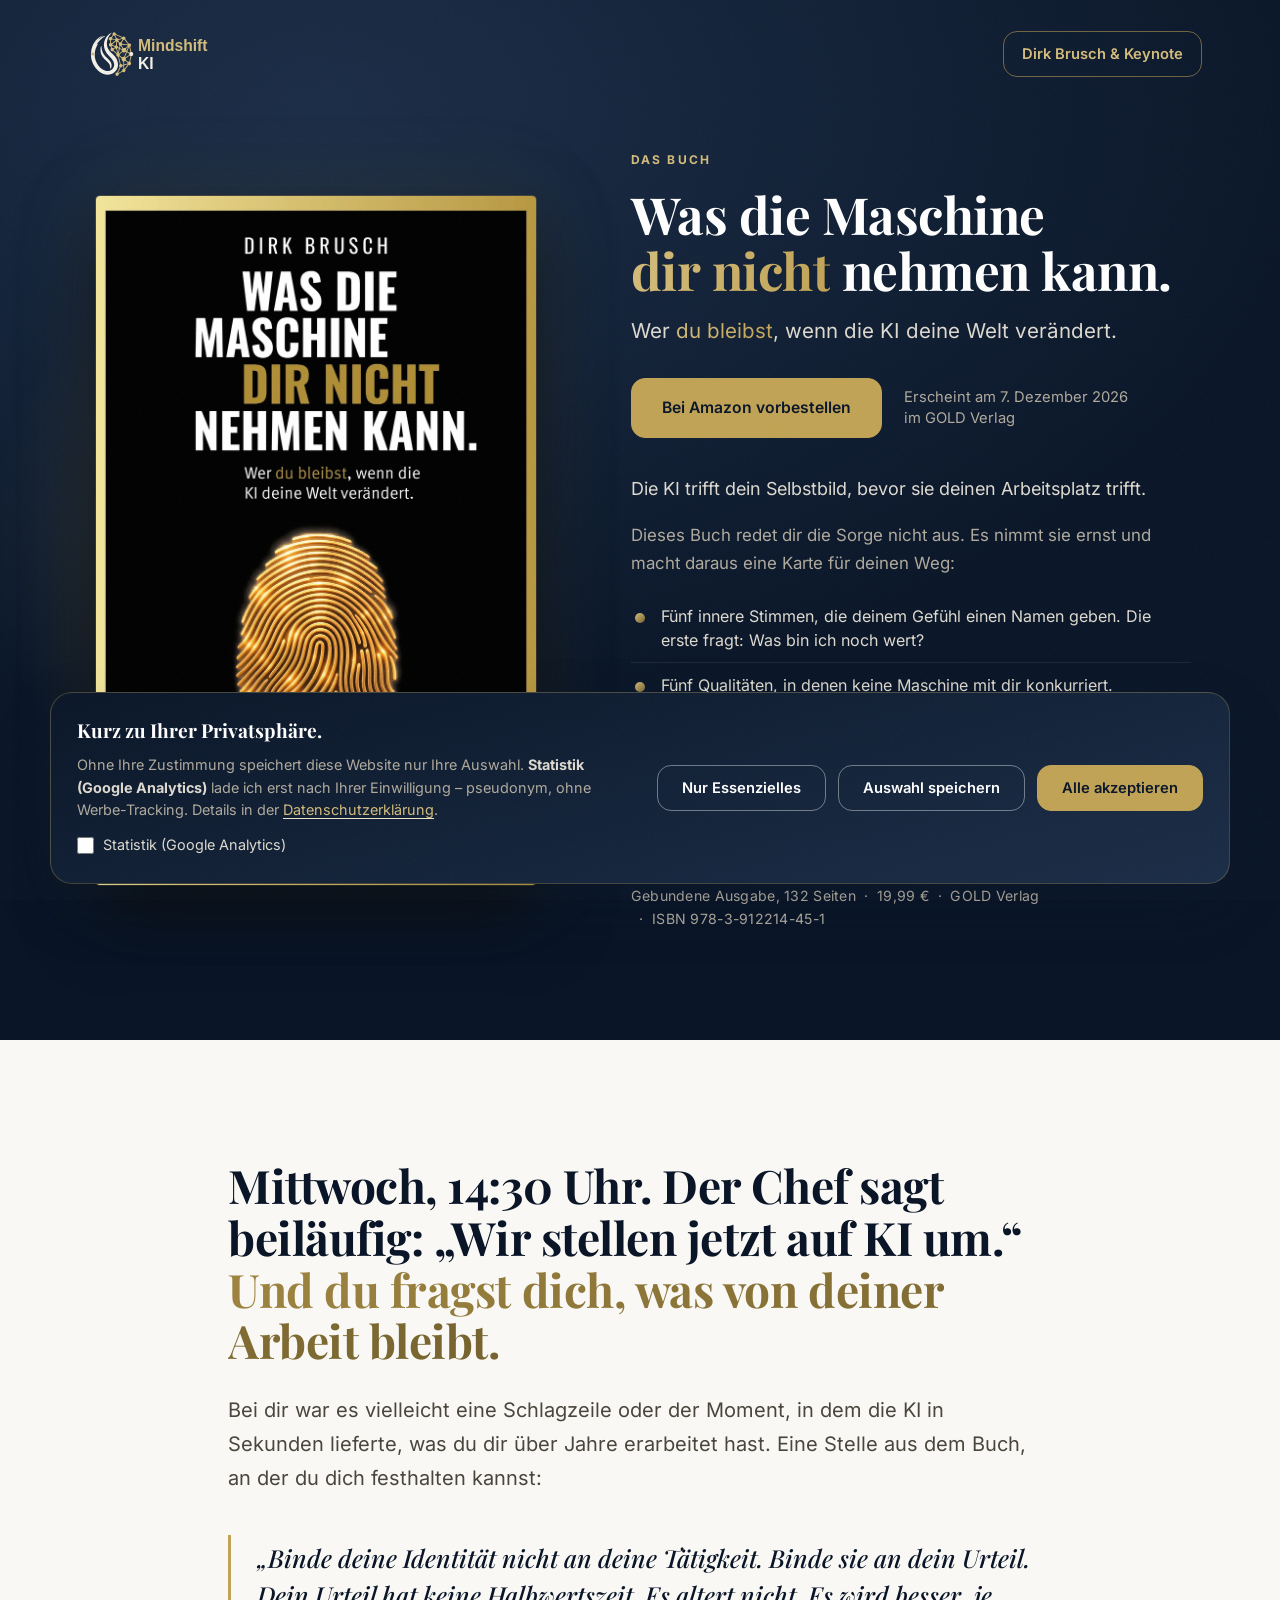
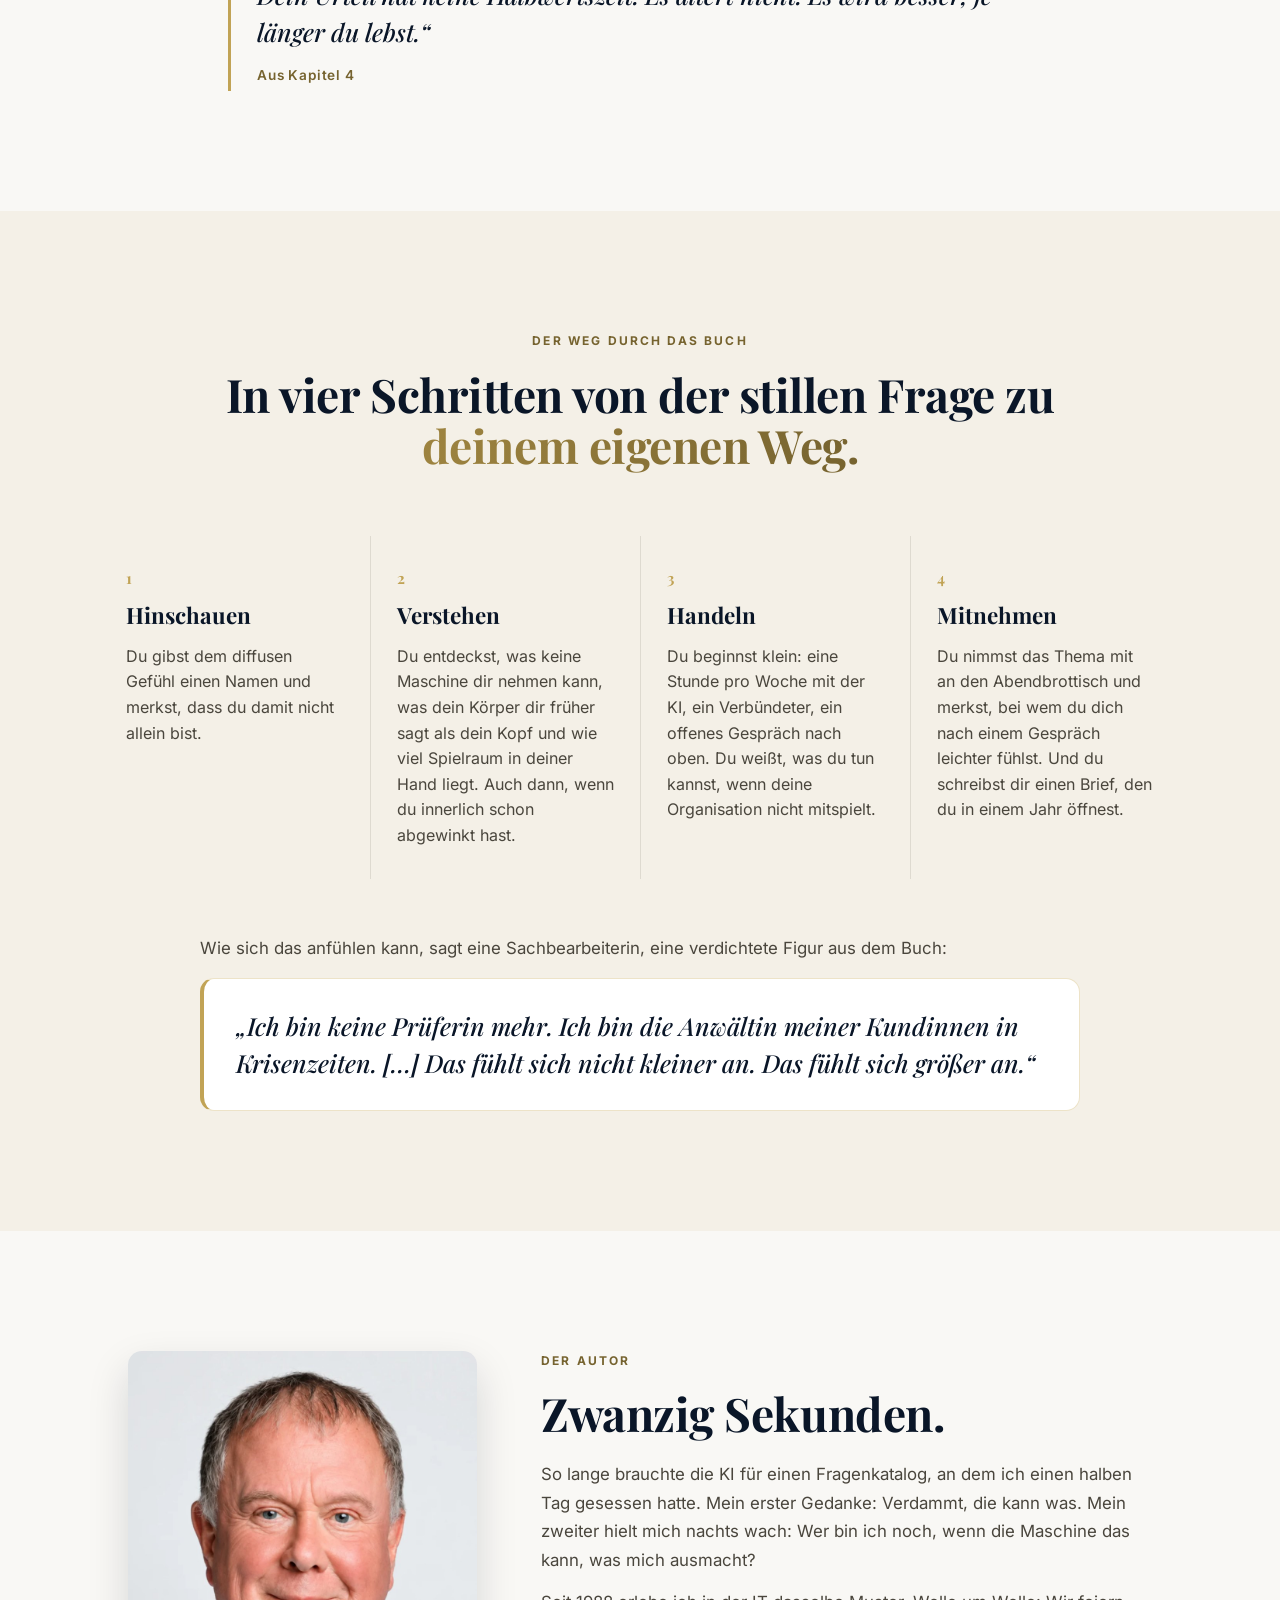
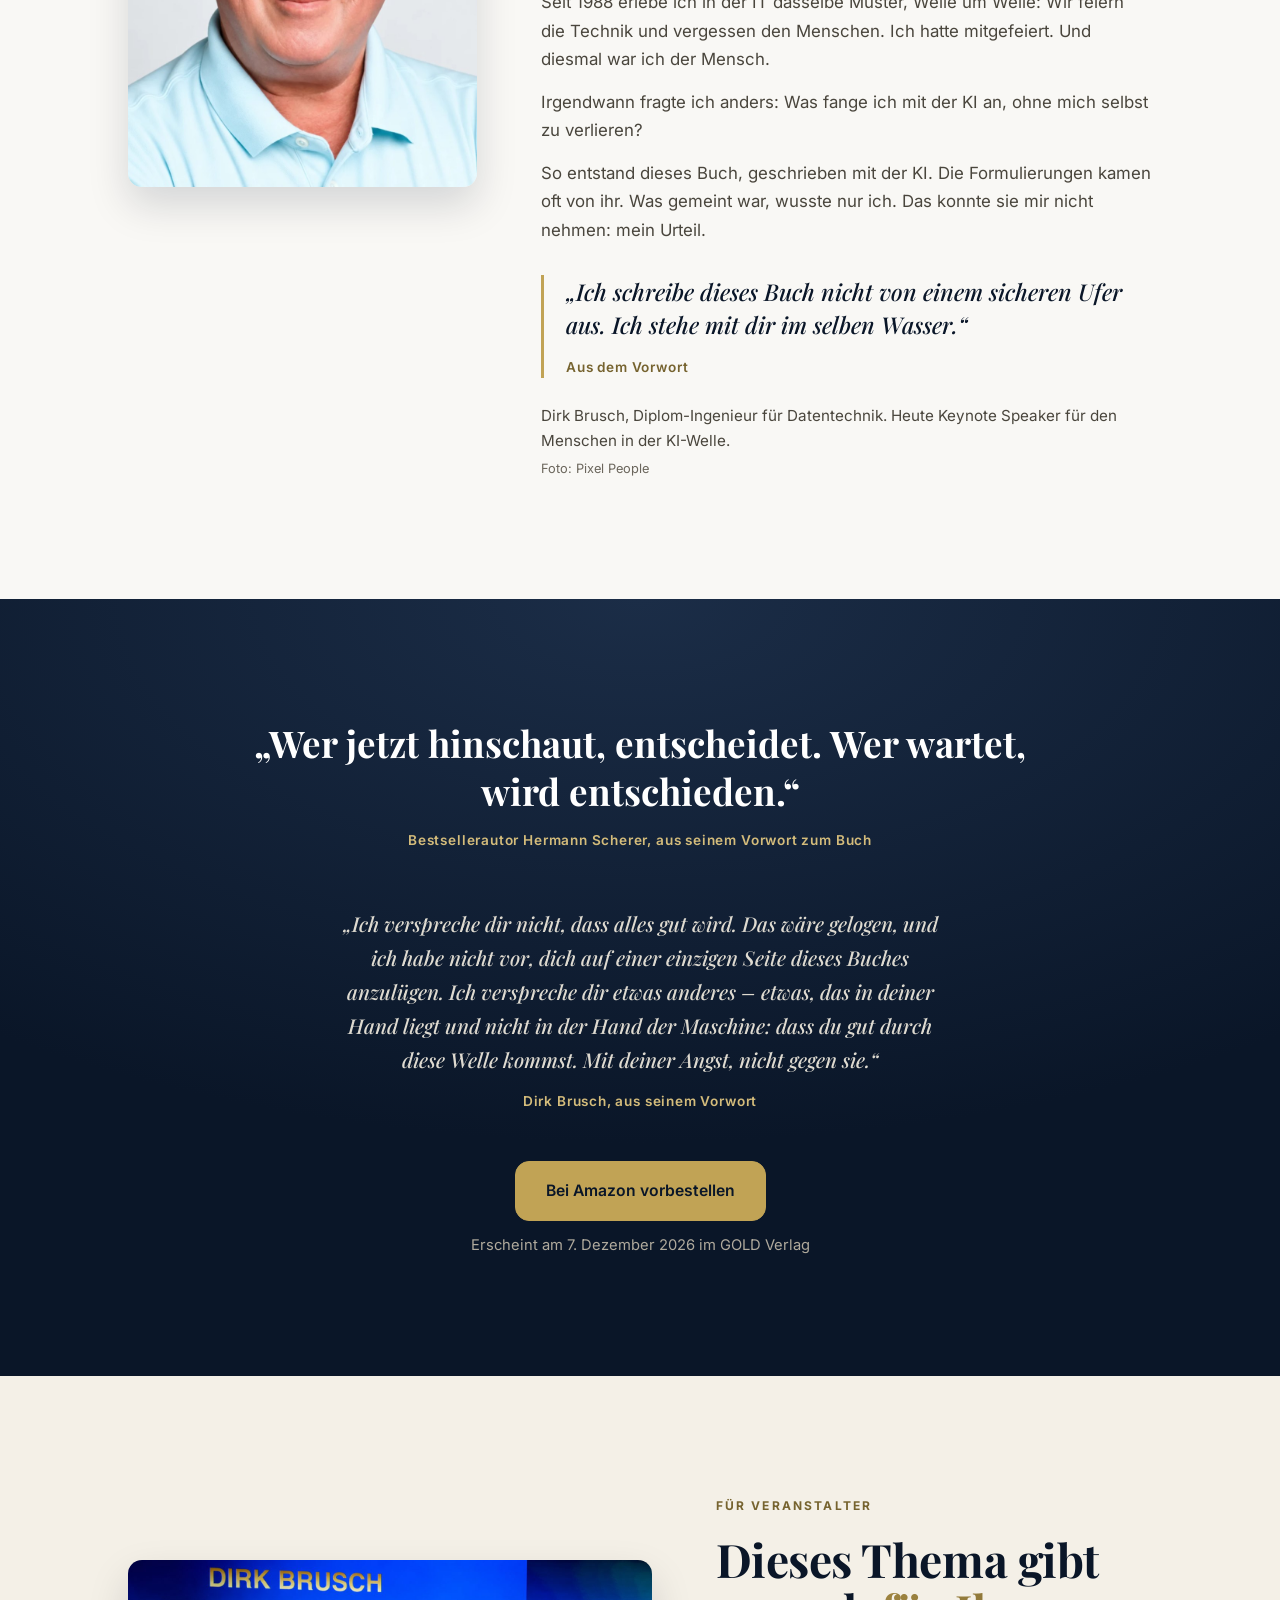
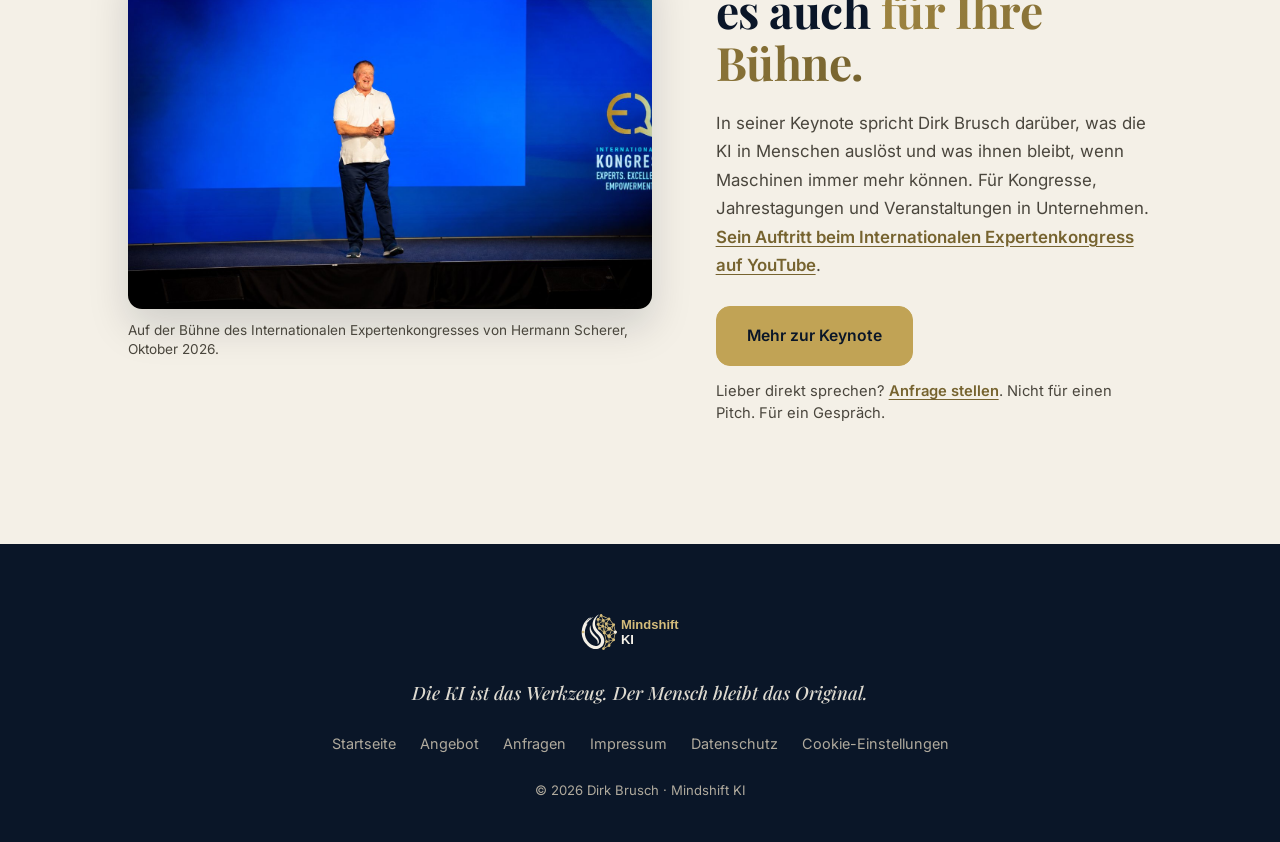
<file: buch/index.html>
<!DOCTYPE html>
<html lang="de">
<head>
<meta charset="UTF-8">
<meta name="viewport" content="width=device-width, initial-scale=1.0">
<title>Was die Maschine dir nicht nehmen kann. — Das Buch von Dirk Brusch</title>
<meta name="description" content="Das neue Buch von Dirk Brusch: Wer du bleibst, wenn die KI deine Welt verändert. Erscheint am 7. Dezember 2026 im GOLD Verlag – jetzt vorbestellbar.">
<meta name="author" content="Dirk Brusch">
<meta name="robots" content="index, follow, max-image-preview:large">
<meta property="og:type" content="book">
<meta property="og:site_name" content="Dirk Brusch — Keynote Speaker">
<meta property="og:title" content="Was die Maschine dir nicht nehmen kann. — Das Buch von Dirk Brusch">
<meta property="og:description" content="Wer du bleibst, wenn die KI deine Welt verändert. Erscheint am 7. Dezember 2026 im GOLD Verlag.">
<meta property="og:url" content="https://mindshift-ki.de/buch/">
<meta property="og:locale" content="de_DE">
<meta property="og:image" content="https://mindshift-ki.de/buch/og-buch.jpg">
<meta property="og:image:width" content="1200">
<meta property="og:image:height" content="630">
<meta property="og:image:alt" content="Buchcover mit goldenem Fingerabdruck auf schwarzem Grund">
<meta property="book:isbn" content="9783912214451">
<meta property="book:release_date" content="2026-12-07">
<meta name="twitter:card" content="summary_large_image">
<meta name="twitter:title" content="Was die Maschine dir nicht nehmen kann. — Das Buch von Dirk Brusch">
<meta name="twitter:description" content="Wer du bleibst, wenn die KI deine Welt verändert. Erscheint am 7. Dezember 2026 im GOLD Verlag.">
<meta name="twitter:image" content="https://mindshift-ki.de/buch/og-buch.jpg">
<meta name="theme-color" content="#0A1628">
<link rel="canonical" href="https://mindshift-ki.de/buch/">
<link rel="icon" href="/favicon.svg" type="image/svg+xml">
<link rel="icon" href="/favicon.ico" sizes="any">
<link rel="apple-touch-icon" href="/apple-touch-icon.png">
<link rel="stylesheet" href="/fonts.css?v=1">
<link rel="stylesheet" href="/style.css?v=19">
<link rel="stylesheet" href="/buch/buch.css?v=3">
<script type="application/ld+json">
{
  "@context": "https://schema.org",
  "@type": "Book",
  "name": "Was die Maschine dir nicht nehmen kann.",
  "alternativeHeadline": "Wer du bleibst, wenn die KI deine Welt verändert.",
  "author": { "@type": "Person", "@id": "https://mindshift-ki.de/#person", "name": "Dirk Brusch", "url": "https://mindshift-ki.de/" },
  "publisher": { "@type": "Organization", "name": "GOLD Verlag", "url": "https://www.goldverlag.com" },
  "isbn": "9783912214451",
  "bookFormat": "https://schema.org/Hardcover",
  "numberOfPages": 132,
  "inLanguage": "de",
  "datePublished": "2026-12-07",
  "image": "https://mindshift-ki.de/buch/cover-was-die-maschine.jpg",
  "url": "https://mindshift-ki.de/buch/",
  "description": "Die KI trifft dein Selbstbild, bevor sie deinen Arbeitsplatz trifft. Dieses Buch redet dir die Sorge nicht aus. Es nimmt sie ernst und macht daraus eine Karte für deinen Weg.",
  "offers": { "@type": "Offer", "price": "19.99", "priceCurrency": "EUR", "availability": "https://schema.org/PreOrder", "url": "https://www.amazon.de/dp/391221445X" }
}
</script>
</head>
<body class="buchseite-body">

<div class="grain" aria-hidden="true"></div>

<header class="nav" id="nav">
  <div class="nav__inner">
    <a class="nav__brand" href="/" aria-label="Mindshift KI – Startseite">
      <img src="/mindshift-ki-logo-dark.svg?v=3" alt="Mindshift KI" class="nav__logo nav__logo--dark" width="113" height="46">
    </a>
    <a class="buchnav__link" href="/">Dirk Brusch &amp; Keynote</a>
  </div>
</header>

<main>
  <section class="buchseite" aria-labelledby="buchtitel">
    <div class="wrap buchseite__grid">

      <div class="buchseite__cover">
        <picture>
          <source srcset="/buch/cover-was-die-maschine.webp" type="image/webp">
          <img src="/buch/cover-was-die-maschine.jpg" width="900" height="1409" fetchpriority="high"
               alt="Buchcover mit goldenem Fingerabdruck auf schwarzem Grund">
        </picture>
      </div>

      <div class="buchseite__text">
        <p class="kicker kicker--gold">Das Buch</p>
        <h1 class="buchseite__title" id="buchtitel">Was die Maschine <em>dir&nbsp;nicht</em> nehmen&nbsp;kann.</h1>
        <p class="buchseite__sub">Wer <span class="buchseite__gold">du bleibst</span>, wenn die KI deine Welt verändert.</p>

        <div class="buchseite__release">
          <a class="btn btn--gold" href="https://www.amazon.de/dp/391221445X" target="_blank" rel="noopener">Bei Amazon vorbestellen</a>
          <p class="buchseite__note">Erscheint am 7. Dezember 2026<br>im GOLD Verlag</p>
        </div>

        <div class="buchseite__copy">
          <p class="buchseite__hook">Die KI trifft dein Selbstbild, bevor sie deinen Arbeitsplatz trifft.</p>
          <p>Dieses Buch redet dir die Sorge nicht aus. Es nimmt sie ernst und macht daraus eine Karte für deinen Weg:</p>
          <ul class="buchseite__list">
            <li>Fünf innere Stimmen, die deinem Gefühl einen Namen geben. Die erste fragt: Was bin ich noch wert?</li>
            <li>Fünf Qualitäten, in denen keine Maschine mit dir konkurriert.</li>
            <li>Sieben kleine Bewegungen, die du ab morgen machen kannst – ohne Erlaubnis von oben.</li>
          </ul>
          <p class="buchseite__claim">Die KI ist das Werkzeug.<br>Du bleibst das Original.</p>
        </div>

        <p class="buchseite__meta"><span>Gebundene Ausgabe, 132 Seiten</span><span>19,99 €</span><span>GOLD Verlag</span><span>ISBN 978-3-912214-45-1</span></p>
      </div>

    </div>
  </section>

  <section class="section section--light buchfrage" aria-labelledby="buchfrage-titel">
    <div class="wrap wrap--narrow">
      <h2 class="h2" id="buchfrage-titel">Mittwoch, 14:30 Uhr. Der Chef sagt beiläufig: „Wir stellen jetzt auf KI um.“ <em>Und du fragst dich, was von deiner Arbeit bleibt.</em></h2>
      <p class="buchfrage__lead">Bei dir war es vielleicht eine Schlagzeile oder der Moment, in dem die KI in Sekunden lieferte, was du dir über Jahre erarbeitet hast. Eine Stelle aus dem Buch, an der du dich festhalten kannst:</p>
      <blockquote class="buchzitat">
        <p>„Binde deine Identität nicht an deine Tätigkeit. Binde sie an dein Urteil. Dein Urteil hat keine Halbwertszeit. Es altert nicht. Es wird besser, je länger du lebst.“</p>
        <cite>Aus Kapitel 4</cite>
      </blockquote>
    </div>
  </section>

  <section class="section section--cream buchweg" aria-labelledby="buchweg-titel">
    <div class="wrap">
      <div class="section__head">
        <p class="kicker">Der Weg durch das Buch</p>
        <h2 class="h2" id="buchweg-titel">In vier Schritten von der stillen Frage zu <em>deinem eigenen Weg.</em></h2>
      </div>
      <ol class="buchweg__schritte">
        <li><span class="buchweg__k">Hinschauen</span><p>Du gibst dem diffusen Gefühl einen Namen und merkst, dass du damit nicht allein bist.</p></li>
        <li><span class="buchweg__k">Verstehen</span><p>Du entdeckst, was keine Maschine dir nehmen kann, was dein Körper dir früher sagt als dein Kopf und wie viel Spielraum in deiner Hand liegt. Auch dann, wenn du innerlich schon abgewinkt hast.</p></li>
        <li><span class="buchweg__k">Handeln</span><p>Du beginnst klein: eine Stunde pro Woche mit der KI, ein Verbündeter, ein offenes Gespräch nach oben. Du weißt, was du tun kannst, wenn deine Organisation nicht mitspielt.</p></li>
        <li><span class="buchweg__k">Mitnehmen</span><p>Du nimmst das Thema mit an den Abendbrottisch und merkst, bei wem du dich nach einem Gespräch leichter fühlst. Und du schreibst dir einen Brief, den du in einem Jahr öffnest.</p></li>
      </ol>
      <div class="wrap--narrow buchweg__stimme">
        <p class="buchweg__ueberleitung">Wie sich das anfühlen kann, sagt eine Sachbearbeiterin, eine verdichtete Figur aus dem Buch:</p>
        <blockquote class="buchzitat buchzitat--karte">
          <p>„Ich bin keine Prüferin mehr. Ich bin die Anwältin meiner Kundinnen in Krisenzeiten. […] Das fühlt sich nicht kleiner an. Das fühlt sich größer an.“</p>
        </blockquote>
      </div>
    </div>
  </section>

  <section class="section section--light buchautor" aria-labelledby="buchautor-titel">
    <div class="wrap buchautor__grid">
      <img class="buchautor__bild" src="/bilder/portrait-autor.jpg" width="900" height="1125" loading="lazy" alt="Dirk Brusch, Porträt">
      <div class="buchautor__inhalt">
        <p class="kicker">Der Autor</p>
        <h2 class="h2" id="buchautor-titel">Zwanzig Sekunden.</h2>
        <div class="buchautor__text">
          <p>So lange brauchte die KI für einen Fragenkatalog, an dem ich einen halben Tag gesessen hatte. Mein erster Gedanke: Verdammt, die kann was. Mein zweiter hielt mich nachts wach: Wer bin ich noch, wenn die Maschine das kann, was mich ausmacht?</p>
          <p>Seit 1988 erlebe ich in der IT dasselbe Muster, Welle um Welle: Wir feiern die Technik und vergessen den Menschen. Ich hatte mitgefeiert. Und diesmal war ich der Mensch.</p>
          <p>Irgendwann fragte ich anders: Was fange ich mit der KI an, ohne mich selbst zu verlieren?</p>
          <p>So entstand dieses Buch, geschrieben mit der KI. Die Formulierungen kamen oft von ihr. Was gemeint war, wusste nur ich. Das konnte sie mir nicht nehmen: mein Urteil.</p>
        </div>
        <blockquote class="buchautor__zitat">
          <p>„Ich schreibe dieses Buch nicht von einem sicheren Ufer aus. Ich stehe mit dir im selben Wasser.“</p>
          <cite>Aus dem Vorwort</cite>
        </blockquote>
        <p class="buchautor__fakt">Dirk Brusch, Diplom-Ingenieur für Datentechnik. Heute Keynote Speaker für den Menschen in der KI-Welle. <span class="buchautor__credit">Foto: Pixel People</span></p>
      </div>
    </div>
  </section>

  <section class="section section--navy buchende" aria-label="Einladung">
    <div class="wrap wrap--narrow">
      <blockquote class="buchende__scherer">
        <p>„Wer jetzt hinschaut, entscheidet. Wer wartet, wird entschieden.“</p>
        <cite>Bestsellerautor Hermann Scherer, aus seinem Vorwort zum Buch</cite>
      </blockquote>
      <blockquote class="buchende__versprechen">
        <p>„Ich verspreche dir nicht, dass alles gut wird. Das wäre gelogen, und ich habe nicht vor, dich auf einer einzigen Seite dieses Buches anzulügen. Ich verspreche dir etwas anderes – etwas, das in deiner Hand liegt und nicht in der Hand der Maschine: dass du gut durch diese Welle kommst. Mit deiner Angst, nicht gegen sie.“</p>
        <cite>Dirk Brusch, aus seinem Vorwort</cite>
      </blockquote>
      <div class="buchende__cta">
        <a class="btn btn--gold" href="https://www.amazon.de/dp/391221445X" target="_blank" rel="noopener">Bei Amazon vorbestellen</a>
        <p class="buchseite__note">Erscheint am 7. Dezember 2026 im GOLD Verlag</p>
      </div>
    </div>
  </section>

  <section class="section section--cream buchbruecke" aria-labelledby="buchbruecke-titel">
    <div class="wrap buchbruecke__grid">
      <figure class="buchbruecke__bild">
        <img src="/bilder/event-expertenkongress.jpg" width="1400" height="933" loading="lazy" alt="Dirk Brusch auf der Bühne des Internationalen Expertenkongresses von Hermann Scherer">
        <figcaption>Auf der Bühne des Internationalen Expertenkongresses von Hermann Scherer, Oktober 2026.</figcaption>
      </figure>
      <div>
        <p class="kicker">Für Veranstalter</p>
        <h2 class="h2" id="buchbruecke-titel">Dieses Thema gibt es auch <em>für Ihre Bühne.</em></h2>
        <p class="buchbruecke__text">In seiner Keynote spricht Dirk Brusch darüber, was die KI in Menschen auslöst und was ihnen bleibt, wenn Maschinen immer mehr können. Für Kongresse, Jahrestagungen und Veranstaltungen in Unternehmen. <a href="https://youtu.be/_p8scfUCUsA" target="_blank" rel="noopener">Sein Auftritt beim Internationalen Expertenkongress auf YouTube</a>.</p>
        <a class="btn btn--gold" href="/#keynote">Mehr zur Keynote</a>
        <p class="buchbruecke__note">Lieber direkt sprechen? <a href="/#anfrage">Anfrage stellen</a>. Nicht für einen Pitch. Für ein Gespräch.</p>
      </div>
    </div>
  </section>
</main>

<footer class="footer">
  <div class="wrap footer__inner">
    <div class="footer__brand">
      <img src="/mindshift-ki-logo-dark.svg?v=3" alt="Mindshift KI" class="footer__logo" width="137" height="56">
    </div>
    <p class="footer__claim">Die KI ist das Werkzeug. Der Mensch bleibt das Original.</p>
    <nav class="footer__links" aria-label="Rechtliches">
      <a href="/">Startseite</a>
      <a href="/#keynote">Angebot</a>
      <a href="/#anfrage">Anfragen</a>
      <a href="/impressum.html">Impressum</a>
      <a href="/datenschutz.html">Datenschutz</a>
      <button type="button" id="consent-reopen" class="footer__linkbtn">Cookie-Einstellungen</button>
    </nav>
    <p class="footer__copy">© 2026 Dirk Brusch · Mindshift KI</p>
  </div>
</footer>

<!-- Consent-Banner (DSGVO / Google Analytics 4) -->
<div id="consent-banner" class="consent" role="dialog" aria-live="polite" aria-label="Cookie-Einstellungen" hidden>
  <div class="consent__inner">
    <div class="consent__body">
      <h3 class="consent__title">Kurz zu Ihrer Privatsphäre.</h3>
      <p class="consent__text">Ohne Ihre Zustimmung speichert diese Website nur Ihre Auswahl. <strong>Statistik (Google Analytics)</strong> lade ich erst nach Ihrer Einwilligung – pseudonym, ohne Werbe-Tracking. Details in der <a href="/datenschutz.html">Datenschutzerklärung</a>.</p>
      <label class="consent__opt"><input type="checkbox" id="consent-analytics"> <span>Statistik (Google Analytics)</span></label>
    </div>
    <div class="consent__actions">
      <button type="button" class="btn btn--ghost btn--sm" id="consent-decline">Nur Essenzielles</button>
      <button type="button" class="btn btn--ghost btn--sm" id="consent-save">Auswahl speichern</button>
      <button type="button" class="btn btn--gold btn--sm" id="consent-accept-all">Alle akzeptieren</button>
    </div>
  </div>
</div>

<script src="/consent.js?v=2" defer></script>
</body>
</html>
</file>
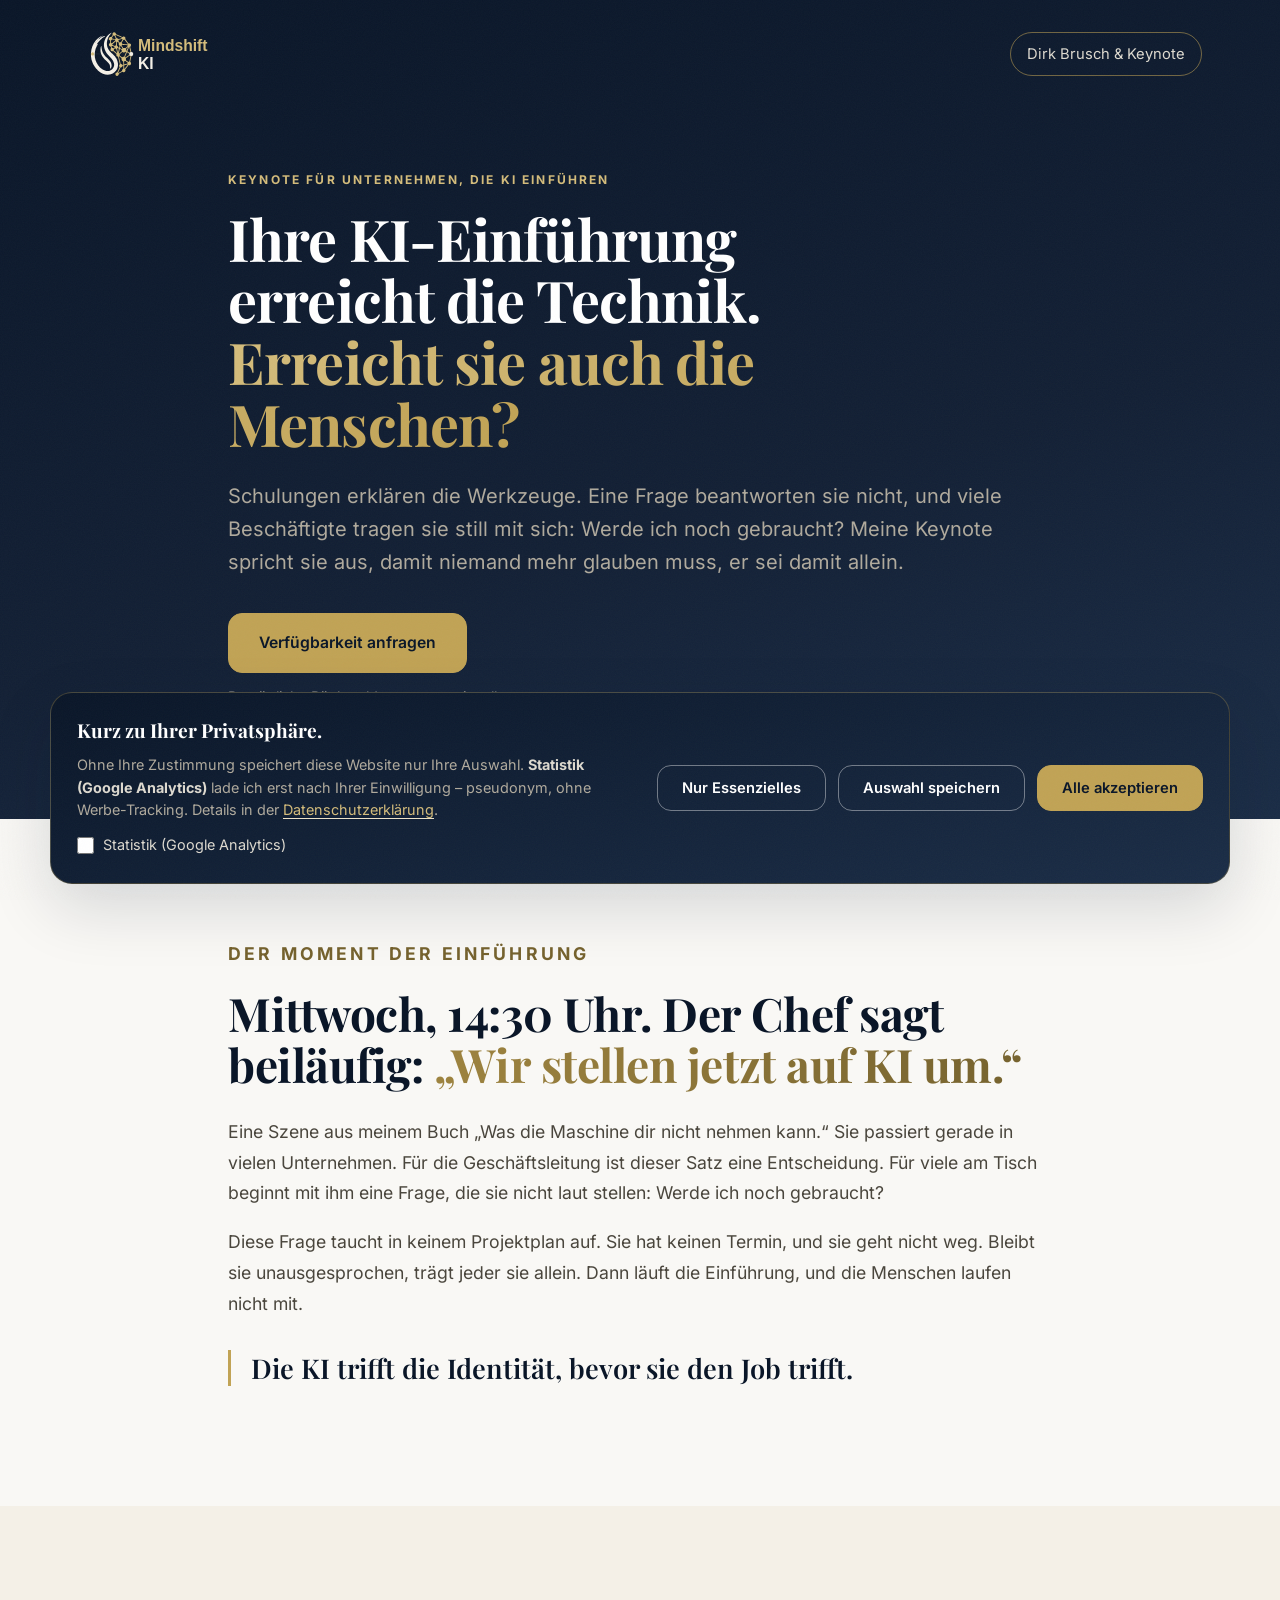
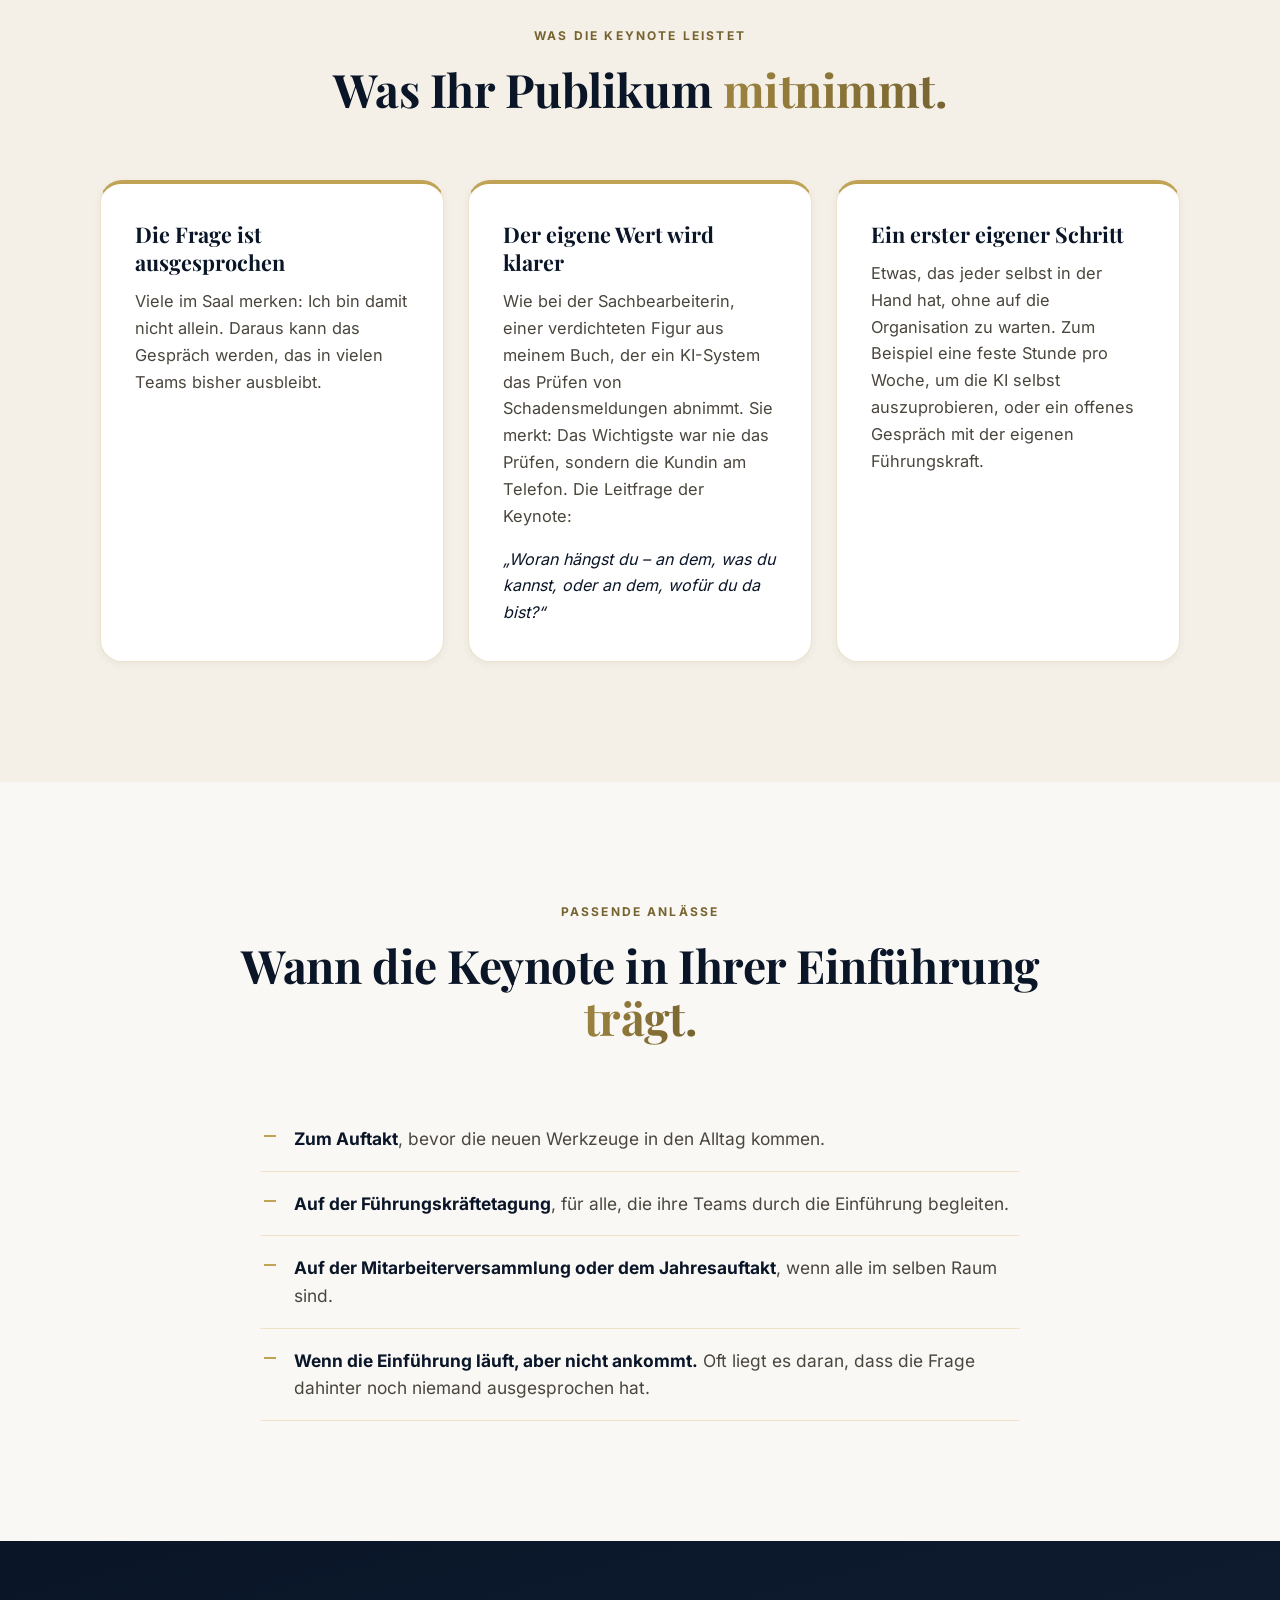
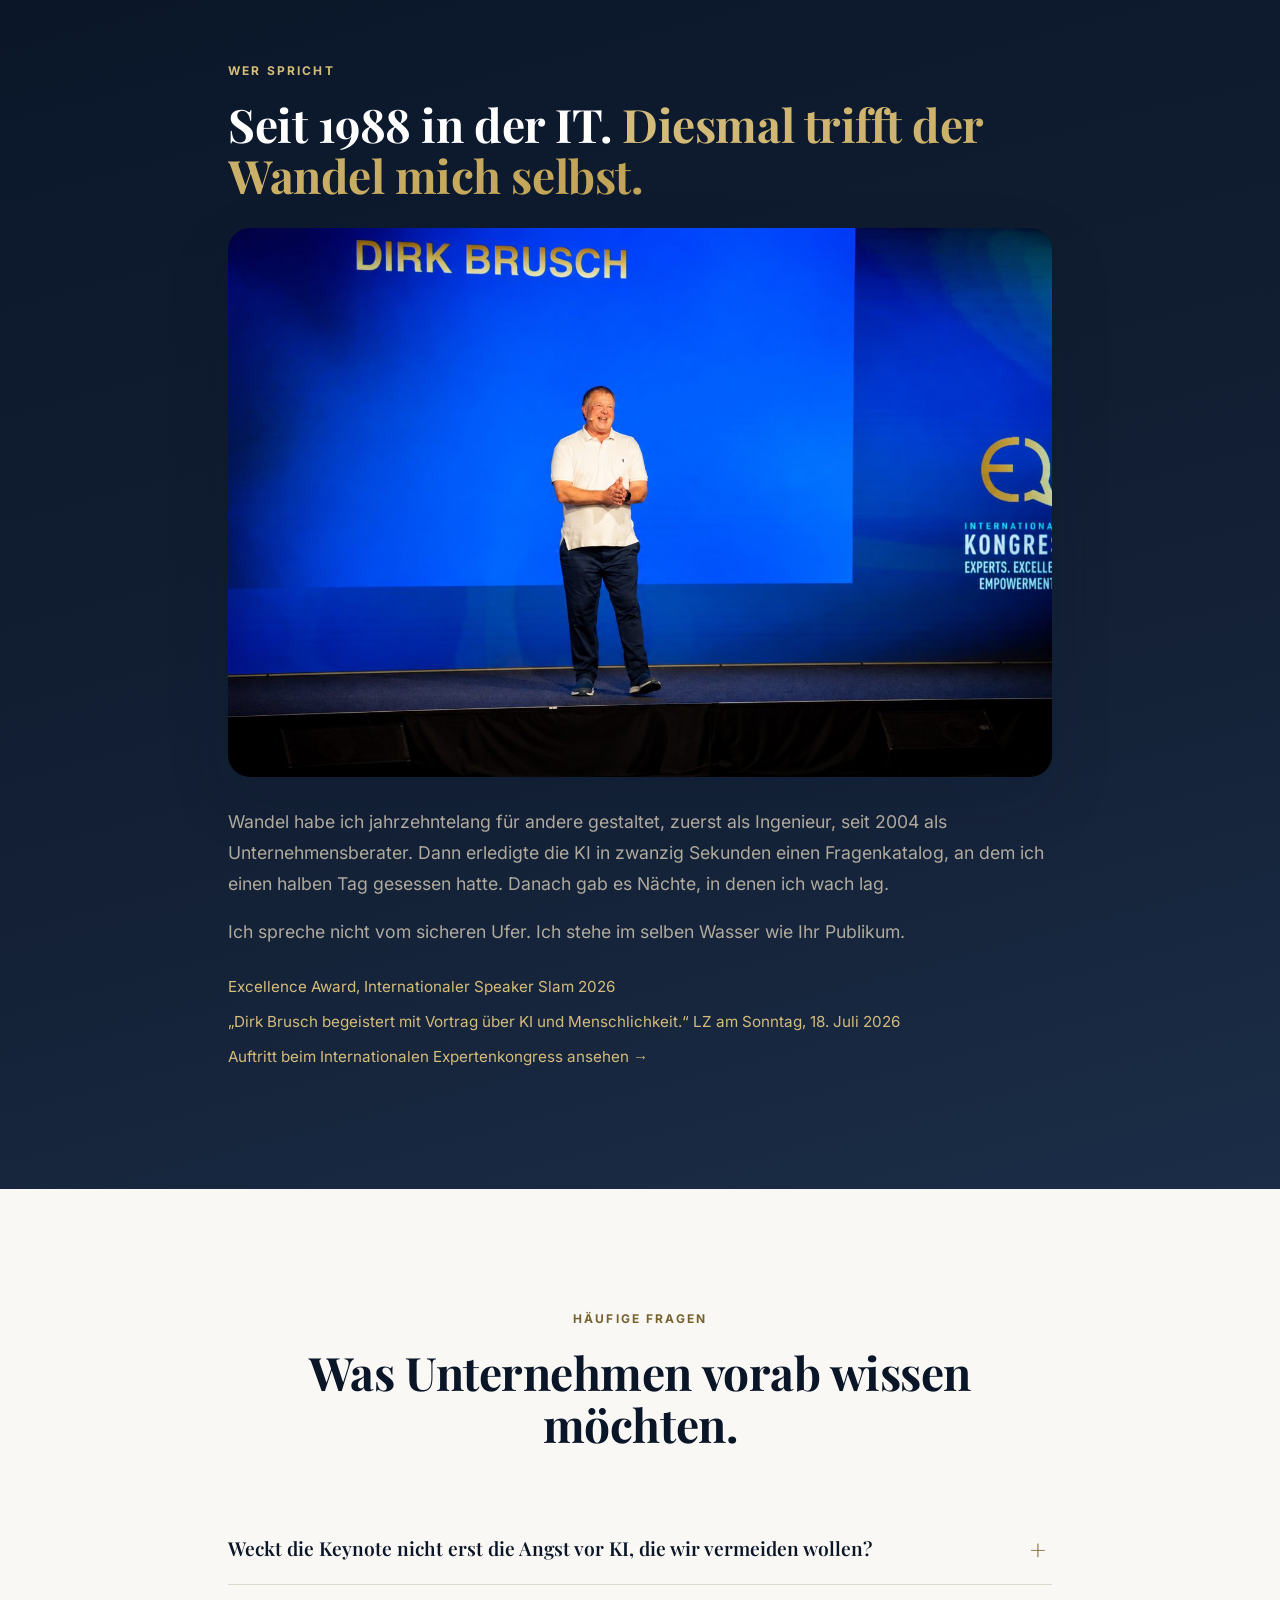
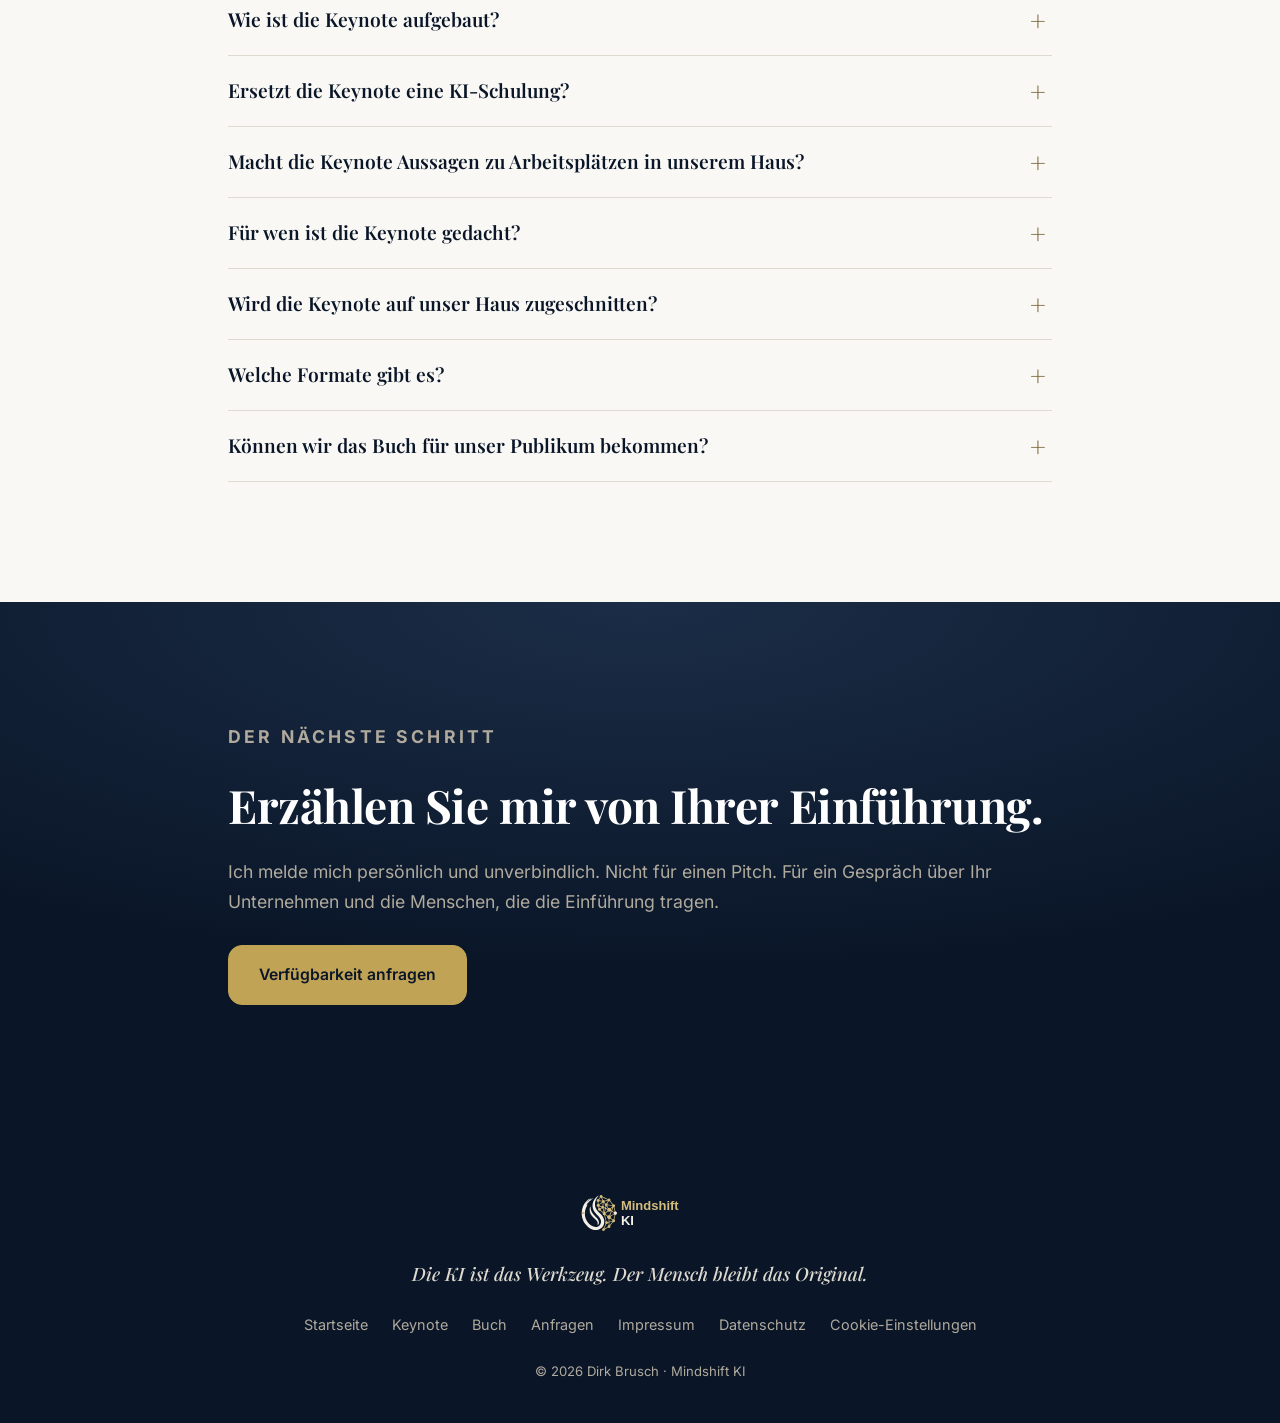
<file: keynote-ki-einfuehrung/index.html>
<!DOCTYPE html>
<html lang="de">
<head>
<meta charset="UTF-8">
<meta name="viewport" content="width=device-width, initial-scale=1.0">
<title>Keynote zur KI-Einführung: Menschen mitnehmen | Dirk Brusch</title>
<meta name="description" content="Schulungen erklären die KI-Werkzeuge. Diese Keynote spricht die Frage dahinter an: Werde ich noch gebraucht? Für Unternehmen, die KI einführen.">
<meta name="author" content="Dirk Brusch">
<meta name="robots" content="index, follow, max-image-preview:large">
<meta property="og:type" content="website">
<meta property="og:site_name" content="Dirk Brusch — Keynote Speaker">
<meta property="og:title" content="Keynote zur KI-Einführung: Menschen mitnehmen | Dirk Brusch">
<meta property="og:description" content="Schulungen erklären die KI-Werkzeuge. Diese Keynote spricht die Frage dahinter an: Werde ich noch gebraucht? Für Unternehmen, die KI einführen.">
<meta property="og:url" content="https://mindshift-ki.de/keynote-ki-einfuehrung/">
<meta property="og:locale" content="de_DE">
<meta property="og:image" content="https://mindshift-ki.de/bilder/event-speakerslam.jpg">
<meta name="theme-color" content="#0A1628">
<link rel="canonical" href="https://mindshift-ki.de/keynote-ki-einfuehrung/">
<link rel="icon" href="/favicon.svg" type="image/svg+xml">
<link rel="icon" href="/favicon.ico" sizes="any">
<link rel="apple-touch-icon" href="/apple-touch-icon.png">
<link rel="stylesheet" href="/fonts.css?v=1">
<link rel="stylesheet" href="/style.css?v=19">
<style>
  body.thema-body{background:var(--navy)}
  .thema-body .nav{position:absolute}
  .themanav__link{color:var(--stone-100);border:1px solid rgba(193,163,85,.55);border-radius:999px;padding:9px 16px;font-size:.92rem;text-decoration:none;transition:background .25s,color .25s}
  .themanav__link:hover{background:var(--gold);border-color:var(--gold);color:var(--navy)}
  .thema-hero{padding:170px 0 110px}
  .thema-hero .hero__title{font-size:clamp(2.2rem,5vw,3.6rem);color:#fff;max-width:17ch;margin:14px 0 26px}
  .thema-hero__lead{font-size:clamp(1.08rem,1.6vw,1.25rem);line-height:1.65;color:var(--stone-300);max-width:62ch}
  .thema-hero__cta{margin-top:34px}
  .thema-hero .btn{white-space:normal;text-align:center}
  .thema-hero__note{margin-top:12px;font-size:.9rem;color:var(--stone-300)}
  .thema-text p{font-size:1.1rem;line-height:1.75;margin:0 0 18px}
  .thema-body main .h2{margin-bottom:26px}
  .thema-text .thema-kern{font-family:var(--ff-display);font-size:clamp(1.3rem,2.4vw,1.7rem);font-weight:600;line-height:1.35;color:var(--navy);border-left:3px solid var(--gold);padding-left:20px;margin:30px 0 0}
  .thema-grid{display:grid;grid-template-columns:repeat(3,1fr);gap:24px;max-width:1080px;margin:0 auto}
  .thema-grid .feld blockquote{margin:16px 0 0;font-style:italic;color:var(--navy)}
  .thema-liste{list-style:none;padding:0;margin:0 auto;max-width:760px}
  .thema-liste li{padding:18px 0 18px 34px;border-bottom:1px solid var(--gold-pale);position:relative;font-size:1.08rem;line-height:1.6}
  .thema-liste li::before{content:"";position:absolute;left:4px;top:28px;width:12px;height:2px;background:var(--gold)}
  .thema-liste strong{color:var(--navy)}
  .thema-nicht{display:grid;grid-template-columns:repeat(3,1fr);gap:24px;max-width:1080px;margin:0 auto}
  .thema-nicht div{border-top:2px solid var(--gold);padding-top:16px}
  .thema-nicht h3{font-family:var(--ff-display);font-size:1.15rem;margin:0 0 8px;color:var(--navy)}
  .thema-nicht p{margin:0;line-height:1.6}
  .thema-belege{list-style:none;padding:0;margin:26px 0 0;display:flex;flex-wrap:wrap;gap:10px 22px;color:var(--gold-light);font-size:.95rem}
  .thema-belege a{color:var(--gold-light)}
  .thema-foto{margin:6px 0 30px;border-radius:var(--radius-lg);overflow:hidden;box-shadow:var(--shadow-l)}
  .thema-foto img{width:100%;height:auto}
  .thema-cta p{color:var(--stone-300);font-size:1.1rem;line-height:1.7;margin:0 0 28px}
  @media (max-width:900px){.thema-grid,.thema-nicht{grid-template-columns:1fr}.thema-hero{padding:130px 0 80px}}
  @media (max-width:768px){.themanav__link{padding:8px 12px;font-size:.85rem}}
</style>
<script type="application/ld+json">
{
  "@context": "https://schema.org",
  "@graph": [
    {
      "@type": "WebPage",
      "@id": "https://mindshift-ki.de/keynote-ki-einfuehrung/#webpage",
      "url": "https://mindshift-ki.de/keynote-ki-einfuehrung/",
      "name": "Keynote zur KI-Einführung: Menschen mitnehmen",
      "inLanguage": "de",
      "isPartOf": { "@id": "https://mindshift-ki.de/#website" },
      "about": { "@id": "https://mindshift-ki.de/keynote-ki-einfuehrung/#service" },
      "breadcrumb": { "@id": "https://mindshift-ki.de/keynote-ki-einfuehrung/#breadcrumb" }
    },
    {
      "@type": "BreadcrumbList",
      "@id": "https://mindshift-ki.de/keynote-ki-einfuehrung/#breadcrumb",
      "itemListElement": [
        { "@type": "ListItem", "position": 1, "name": "Startseite", "item": "https://mindshift-ki.de/" },
        { "@type": "ListItem", "position": 2, "name": "Keynote zur KI-Einführung", "item": "https://mindshift-ki.de/keynote-ki-einfuehrung/" }
      ]
    },
    {
      "@type": "Service",
      "@id": "https://mindshift-ki.de/keynote-ki-einfuehrung/#service",
      "name": "Keynote für Unternehmen, die KI einführen",
      "serviceType": "Keynote",
      "description": "Keynote (30–60 Minuten), Impuls (10–20 Minuten) oder Podiumsdiskussion, vor Ort oder online, für Unternehmen, die KI einführen: über die Frage „Werde ich noch gebraucht?“ und darüber, was dem Menschen bleibt.",
      "provider": { "@id": "https://mindshift-ki.de/#person" },
      "areaServed": "DACH",
      "audience": { "@type": "BusinessAudience", "name": "Unternehmen, die KI einführen" },
      "inLanguage": "de"
    },
    {
      "@type": "FAQPage",
      "@id": "https://mindshift-ki.de/keynote-ki-einfuehrung/#faq",
      "mainEntity": [
        { "@type": "Question", "name": "Weckt die Keynote nicht erst die Angst vor KI, die wir vermeiden wollen?", "acceptedAnswer": { "@type": "Answer", "text": "Nein. Die Angst ist schon da, auch wenn niemand sie ausspricht. Die Keynote nimmt sie ernst und gibt ihr eine Richtung: Sie ist nicht das Problem, sondern der Schlüssel, denn sie zeigt, was den Menschen an ihrer Arbeit wichtig ist. Am Ende geht jeder mit einem eigenen Schritt nach Hause." } },
        { "@type": "Question", "name": "Wie ist die Keynote aufgebaut?", "acceptedAnswer": { "@type": "Answer", "text": "In drei Schritten. Hinschauen: Die Frage wird ausgesprochen. Verstehen: warum die KI zuerst das Selbstbild trifft und woran der eigene Wert hängt. Handeln: ein erster Schritt für den eigenen Alltag." } },
        { "@type": "Question", "name": "Ersetzt die Keynote eine KI-Schulung?", "acceptedAnswer": { "@type": "Answer", "text": "Nein, sie ergänzt sie. Sie passt gut vor die Schulungen oder an ihren Anfang. Ist die Frage hinter den Werkzeugen ausgesprochen, fällt es vielen leichter, sich auf die Werkzeuge einzulassen." } },
        { "@type": "Question", "name": "Macht die Keynote Aussagen zu Arbeitsplätzen in unserem Haus?", "acceptedAnswer": { "@type": "Answer", "text": "Nein. Sie spricht über das, woran jeder Einzelne seinen Wert festmacht, nicht über Personalentscheidungen. Im Vorgespräch stimmen wir die Keynote auf das ab, was Ihre Geschäftsleitung zur Einführung kommuniziert." } },
        { "@type": "Question", "name": "Für wen ist die Keynote gedacht?", "acceptedAnswer": { "@type": "Answer", "text": "Für mittelständische Unternehmen, Banken, Versicherungen und Behörden, die KI einführen. Im Saal sitzen alle, die mit KI arbeiten werden, von der Sachbearbeitung bis zur Geschäftsleitung." } },
        { "@type": "Question", "name": "Wird die Keynote auf unser Haus zugeschnitten?", "acceptedAnswer": { "@type": "Answer", "text": "Ja. Das Thema bleibt, Beispiele und Schwerpunkte richten sich nach Ihrer Branche und dem Stand Ihrer Einführung. Das klären wir in einem kurzen Vorgespräch zu Publikum, Ziel und Länge." } },
        { "@type": "Question", "name": "Welche Formate gibt es?", "acceptedAnswer": { "@type": "Answer", "text": "Keynote mit 30 bis 60 Minuten, Impuls mit 10 bis 20 Minuten oder Teilnahme an einer Podiumsdiskussion. Vor Ort in der DACH-Region, auf Anfrage darüber hinaus, oder online. Vortragssprache ist Deutsch, Englisch auf Anfrage." } },
        { "@type": "Question", "name": "Können wir das Buch für unser Publikum bekommen?", "acceptedAnswer": { "@type": "Answer", "text": "Ja. Ab dem 7. Dezember 2026 sind auf Wunsch Exemplare von „Was die Maschine dir nicht nehmen kann.“ für Ihr Publikum möglich, verrechnet mit dem Honorar." } }
      ]
    }
  ]
}
</script>
</head>
<body class="thema-body">

<div class="grain" aria-hidden="true"></div>

<header class="nav" id="nav">
  <div class="nav__inner">
    <a class="nav__brand" href="/" aria-label="Mindshift KI – Startseite">
      <img src="/mindshift-ki-logo-dark.svg?v=3" alt="Mindshift KI" class="nav__logo nav__logo--dark" width="113" height="46">
    </a>
    <a class="themanav__link" href="/">Dirk Brusch &amp; Keynote</a>
  </div>
</header>

<main>
  <section class="section section--dark thema-hero" aria-labelledby="thema-titel">
    <div class="wrap wrap--narrow">
      <p class="kicker kicker--gold">Keynote für Unternehmen, die KI einführen</p>
      <h1 class="hero__title" id="thema-titel">Ihre KI-Einführung erreicht die Technik. <em>Erreicht sie auch die Menschen?</em></h1>
      <p class="thema-hero__lead">Schulungen erklären die Werkzeuge. Eine Frage beantworten sie nicht, und viele Beschäftigte tragen sie still mit sich: Werde ich noch gebraucht? Meine Keynote spricht sie aus, damit niemand mehr glauben muss, er sei damit allein.</p>
      <div class="thema-hero__cta">
        <a class="btn btn--gold" href="/?anlass=ki-einfuehrung#anfrage">Verfügbarkeit anfragen</a>
        <p class="thema-hero__note">Persönliche Rückmeldung – von mir selbst.</p>
      </div>
    </div>
  </section>

  <section class="section section--light" aria-labelledby="moment-titel">
    <div class="wrap wrap--narrow thema-text">
      <p class="kicker">Der Moment der Einführung</p>
      <h2 class="h2" id="moment-titel">Mittwoch, 14:30 Uhr. Der Chef sagt beiläufig: <em>„Wir stellen jetzt auf KI um.“</em></h2>
      <p>Eine Szene aus meinem Buch <a href="/buch/">„Was die Maschine dir nicht nehmen kann.“</a> Sie passiert gerade in vielen Unternehmen. Für die Geschäftsleitung ist dieser Satz eine Entscheidung. Für viele am Tisch beginnt mit ihm eine Frage, die sie nicht laut stellen: Werde ich noch gebraucht?</p>
      <p>Diese Frage taucht in keinem Projektplan auf. Sie hat keinen Termin, und sie geht nicht weg. Bleibt sie unausgesprochen, trägt jeder sie allein. Dann läuft die Einführung, und die Menschen laufen nicht mit.</p>
      <p class="thema-kern">Die KI trifft die Identität, bevor sie den Job trifft.</p>
    </div>
  </section>

  <section class="section section--cream" aria-labelledby="wirkung-titel">
    <div class="wrap">
      <div class="section__head">
        <p class="kicker">Was die Keynote leistet</p>
        <h2 class="h2" id="wirkung-titel">Was Ihr Publikum <em>mitnimmt.</em></h2>
      </div>
      <div class="thema-grid">
        <article class="feld">
          <h3>Die Frage ist ausgesprochen</h3>
          <p>Viele im Saal merken: Ich bin damit nicht allein. Daraus kann das Gespräch werden, das in vielen Teams bisher ausbleibt.</p>
        </article>
        <article class="feld">
          <h3>Der eigene Wert wird klarer</h3>
          <p>Wie bei der Sachbearbeiterin, einer verdichteten Figur aus meinem Buch, der ein KI-System das Prüfen von Schadensmeldungen abnimmt. Sie merkt: Das Wichtigste war nie das Prüfen, sondern die Kundin am Telefon. Die Leitfrage der Keynote:</p>
          <blockquote>„Woran hängst du – an dem, was du kannst, oder an dem, wofür du da bist?“</blockquote>
        </article>
        <article class="feld">
          <h3>Ein erster eigener Schritt</h3>
          <p>Etwas, das jeder selbst in der Hand hat, ohne auf die Organisation zu warten. Zum Beispiel eine feste Stunde pro Woche, um die KI selbst auszuprobieren, oder ein offenes Gespräch mit der eigenen Führungskraft.</p>
        </article>
      </div>
    </div>
  </section>

  <section class="section section--light" aria-labelledby="anlass-titel">
    <div class="wrap">
      <div class="section__head">
        <p class="kicker">Passende Anlässe</p>
        <h2 class="h2" id="anlass-titel">Wann die Keynote in Ihrer Einführung <em>trägt.</em></h2>
      </div>
      <ul class="thema-liste">
        <li><strong>Zum Auftakt</strong>, bevor die neuen Werkzeuge in den Alltag kommen.</li>
        <li><strong>Auf der Führungskräftetagung</strong>, für alle, die ihre Teams durch die Einführung begleiten.</li>
        <li><strong>Auf der Mitarbeiterversammlung oder dem Jahresauftakt</strong>, wenn alle im selben Raum sind.</li>
        <li><strong>Wenn die Einführung läuft, aber nicht ankommt.</strong> Oft liegt es daran, dass die Frage dahinter noch niemand ausgesprochen hat.</li>
      </ul>
    </div>
  </section>

  <section class="section section--dark" aria-labelledby="wer-titel">
    <div class="wrap wrap--narrow">
      <p class="kicker kicker--gold">Wer spricht</p>
      <h2 class="h2 h2--light" id="wer-titel">Seit 1988 in der IT. <em>Diesmal trifft der Wandel mich selbst.</em></h2>
      <figure class="thema-foto"><img src="/bilder/event-expertenkongress.jpg" width="1400" height="933" alt="Dirk Brusch auf der Bühne des Internationalen Expertenkongresses von Hermann Scherer" loading="lazy"></figure>
      <div class="thema-text" style="color:var(--stone-300)">
        <p>Wandel habe ich jahrzehntelang für andere gestaltet, zuerst als Ingenieur, seit 2004 als Unternehmensberater. Dann erledigte die KI in zwanzig Sekunden einen Fragenkatalog, an dem ich einen halben Tag gesessen hatte. Danach gab es Nächte, in denen ich wach lag.</p>
        <p>Ich spreche nicht vom sicheren Ufer. Ich stehe im selben Wasser wie Ihr Publikum.</p>
      </div>
      <ul class="thema-belege">
        <li>Excellence Award, Internationaler Speaker Slam 2026</li>
        <li><a href="/presse/LZ-am-Sonntag-2026-07-18-Dirk-Brusch.pdf" target="_blank" rel="noopener">„Dirk Brusch begeistert mit Vortrag über KI und Menschlichkeit.“ LZ am Sonntag, 18. Juli 2026</a></li>
        <li><a href="https://youtu.be/_p8scfUCUsA" target="_blank" rel="noopener">Auftritt beim Internationalen Expertenkongress ansehen →</a></li>
      </ul>
    </div>
  </section>

  <section class="section section--light faq" aria-labelledby="faq-titel">
    <div class="wrap wrap--narrow">
      <div class="section__head">
        <p class="kicker">Häufige Fragen</p>
        <h2 class="h2" id="faq-titel">Was Unternehmen vorab wissen möchten.</h2>
      </div>
      <div class="faq__list">
        <details class="faq__item"><summary>Weckt die Keynote nicht erst die Angst vor KI, die wir vermeiden wollen?</summary><div class="faq__a"><p>Nein. Die Angst ist schon da, auch wenn niemand sie ausspricht. Die Keynote nimmt sie ernst und gibt ihr eine Richtung: Sie ist nicht das Problem, sondern der Schlüssel, denn sie zeigt, was den Menschen an ihrer Arbeit wichtig ist. Am Ende geht jeder mit einem eigenen Schritt nach Hause.</p></div></details>
        <details class="faq__item"><summary>Wie ist die Keynote aufgebaut?</summary><div class="faq__a"><p>In drei Schritten. Hinschauen: Die Frage wird ausgesprochen. Verstehen: warum die KI zuerst das Selbstbild trifft und woran der eigene Wert hängt. Handeln: ein erster Schritt für den eigenen Alltag.</p></div></details>
        <details class="faq__item"><summary>Ersetzt die Keynote eine KI-Schulung?</summary><div class="faq__a"><p>Nein, sie ergänzt sie. Sie passt gut vor die Schulungen oder an ihren Anfang. Ist die Frage hinter den Werkzeugen ausgesprochen, fällt es vielen leichter, sich auf die Werkzeuge einzulassen.</p></div></details>
        <details class="faq__item"><summary>Macht die Keynote Aussagen zu Arbeitsplätzen in unserem Haus?</summary><div class="faq__a"><p>Nein. Sie spricht über das, woran jeder Einzelne seinen Wert festmacht, nicht über Personalentscheidungen. Im Vorgespräch stimmen wir die Keynote auf das ab, was Ihre Geschäftsleitung zur Einführung kommuniziert.</p></div></details>
        <details class="faq__item"><summary>Für wen ist die Keynote gedacht?</summary><div class="faq__a"><p>Für mittelständische Unternehmen, Banken, Versicherungen und Behörden, die KI einführen. Im Saal sitzen alle, die mit KI arbeiten werden, von der Sachbearbeitung bis zur Geschäftsleitung.</p></div></details>
        <details class="faq__item"><summary>Wird die Keynote auf unser Haus zugeschnitten?</summary><div class="faq__a"><p>Ja. Das Thema bleibt, Beispiele und Schwerpunkte richten sich nach Ihrer Branche und dem Stand Ihrer Einführung. Das klären wir in einem kurzen Vorgespräch zu Publikum, Ziel und Länge.</p></div></details>
        <details class="faq__item"><summary>Welche Formate gibt es?</summary><div class="faq__a"><p>Keynote mit 30 bis 60 Minuten, Impuls mit 10 bis 20 Minuten oder Teilnahme an einer Podiumsdiskussion. Vor Ort in der DACH-Region, auf Anfrage darüber hinaus, oder online. Vortragssprache ist Deutsch, Englisch auf Anfrage.</p></div></details>
        <details class="faq__item"><summary>Können wir das Buch für unser Publikum bekommen?</summary><div class="faq__a"><p>Ja. Ab dem 7. Dezember 2026 sind auf Wunsch Exemplare von „Was die Maschine dir nicht nehmen kann.“ für Ihr Publikum möglich, verrechnet mit dem Honorar.</p></div></details>
      </div>
    </div>
  </section>

  <section class="section section--navy thema-cta" aria-labelledby="cta-titel">
    <div class="wrap wrap--narrow">
      <p class="kicker kicker--gold">Der nächste Schritt</p>
      <h2 class="h2 h2--light" id="cta-titel">Erzählen Sie mir von Ihrer Einführung.</h2>
      <p>Ich melde mich persönlich und unverbindlich. Nicht für einen Pitch. Für ein Gespräch über Ihr Unternehmen und die Menschen, die die Einführung tragen.</p>
      <a class="btn btn--gold" href="/?anlass=ki-einfuehrung#anfrage">Verfügbarkeit anfragen</a>
    </div>
  </section>
</main>

<footer class="footer">
  <div class="wrap footer__inner">
    <div class="footer__brand">
      <img src="/mindshift-ki-logo-dark.svg?v=3" alt="Mindshift KI" class="footer__logo" width="137" height="56">
    </div>
    <p class="footer__claim">Die KI ist das Werkzeug. Der Mensch bleibt das Original.</p>
    <nav class="footer__links" aria-label="Rechtliches">
      <a href="/">Startseite</a>
      <a href="/#keynote">Keynote</a>
      <a href="/buch/">Buch</a>
      <a href="/?anlass=ki-einfuehrung#anfrage">Anfragen</a>
      <a href="/impressum.html">Impressum</a>
      <a href="/datenschutz.html">Datenschutz</a>
      <button type="button" id="consent-reopen" class="footer__linkbtn">Cookie-Einstellungen</button>
    </nav>
    <p class="footer__copy">© 2026 Dirk Brusch · Mindshift KI</p>
  </div>
</footer>

<div id="consent-banner" class="consent" role="dialog" aria-live="polite" aria-label="Cookie-Einstellungen" hidden>
  <div class="consent__inner">
    <div class="consent__body">
      <h3 class="consent__title">Kurz zu Ihrer Privatsphäre.</h3>
      <p class="consent__text">Ohne Ihre Zustimmung speichert diese Website nur Ihre Auswahl. <strong>Statistik (Google Analytics)</strong> lade ich erst nach Ihrer Einwilligung – pseudonym, ohne Werbe-Tracking. Details in der <a href="/datenschutz.html">Datenschutzerklärung</a>.</p>
      <label class="consent__opt"><input type="checkbox" id="consent-analytics"> <span>Statistik (Google Analytics)</span></label>
    </div>
    <div class="consent__actions">
      <button type="button" class="btn btn--ghost btn--sm" id="consent-decline">Nur Essenzielles</button>
      <button type="button" class="btn btn--ghost btn--sm" id="consent-save">Auswahl speichern</button>
      <button type="button" class="btn btn--gold btn--sm" id="consent-accept-all">Alle akzeptieren</button>
    </div>
  </div>
</div>

<script src="/consent.js?v=2" defer></script>
</body>
</html>
</file>
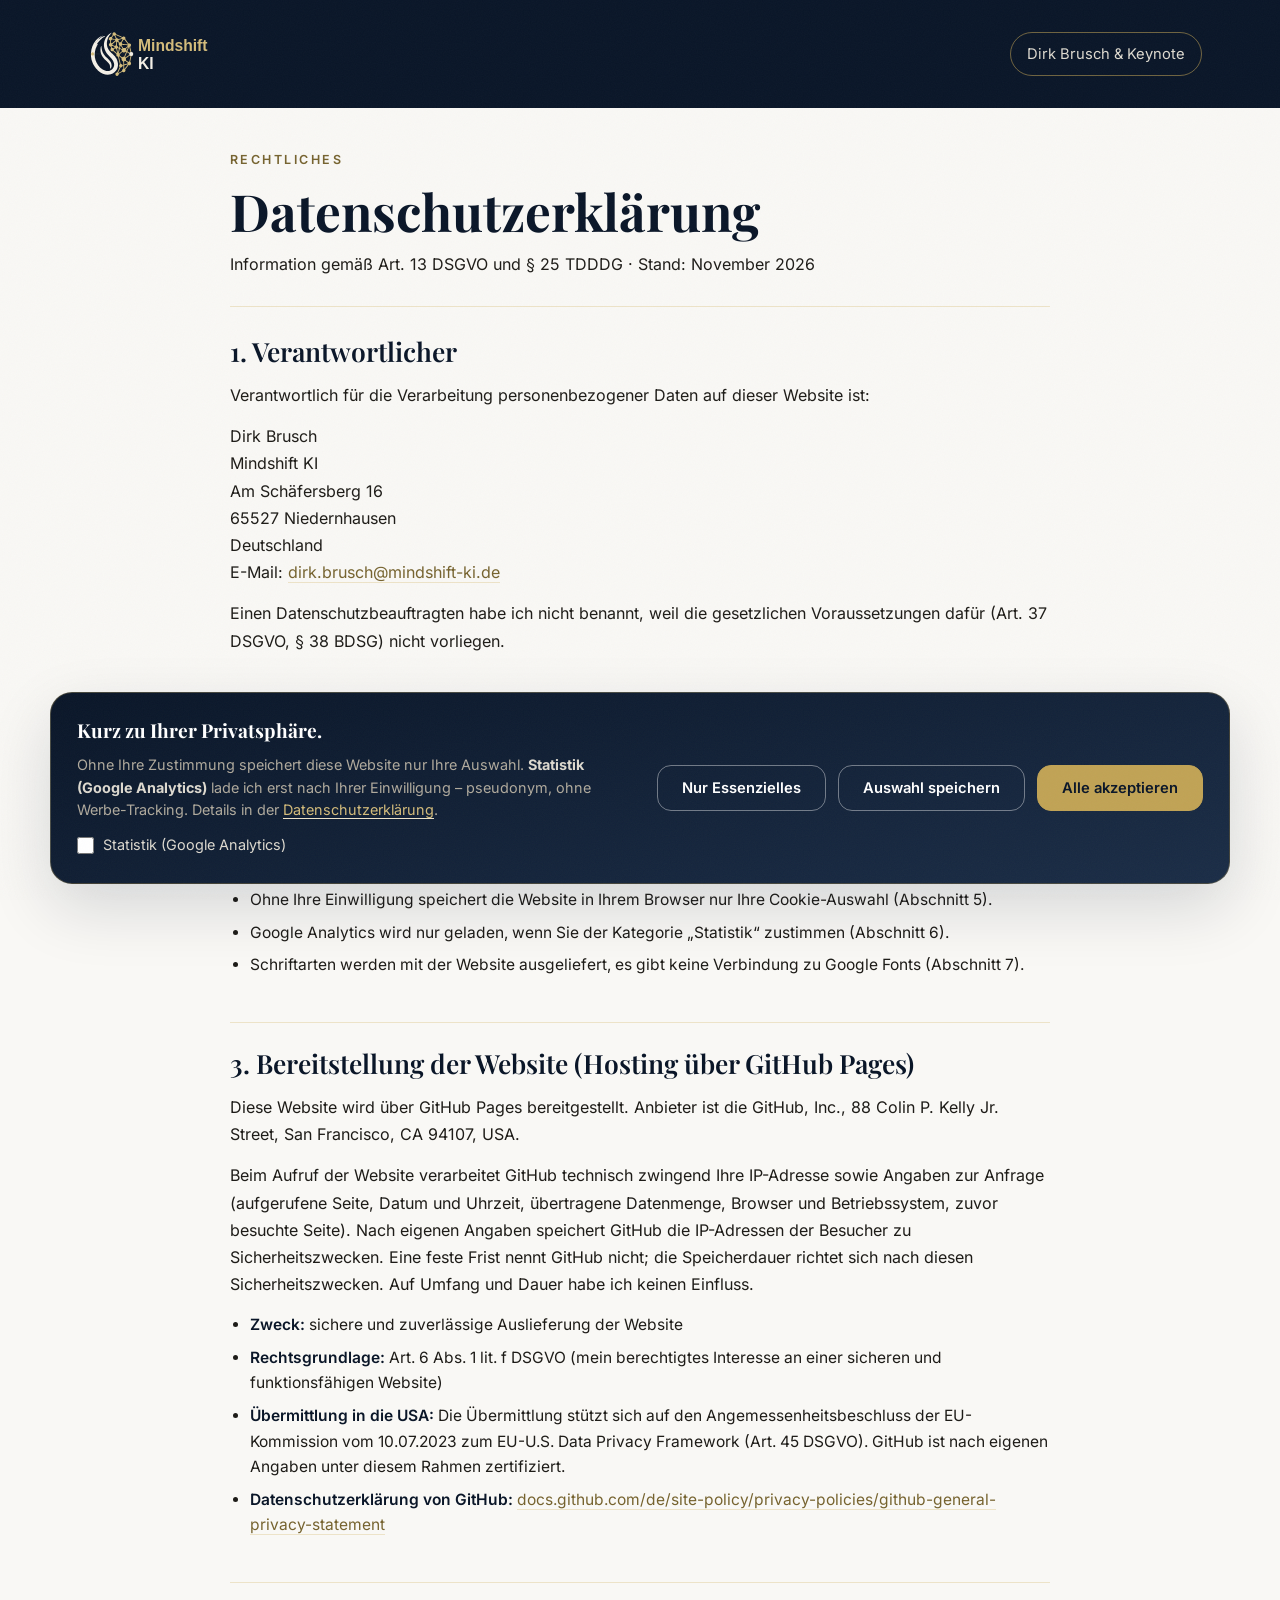
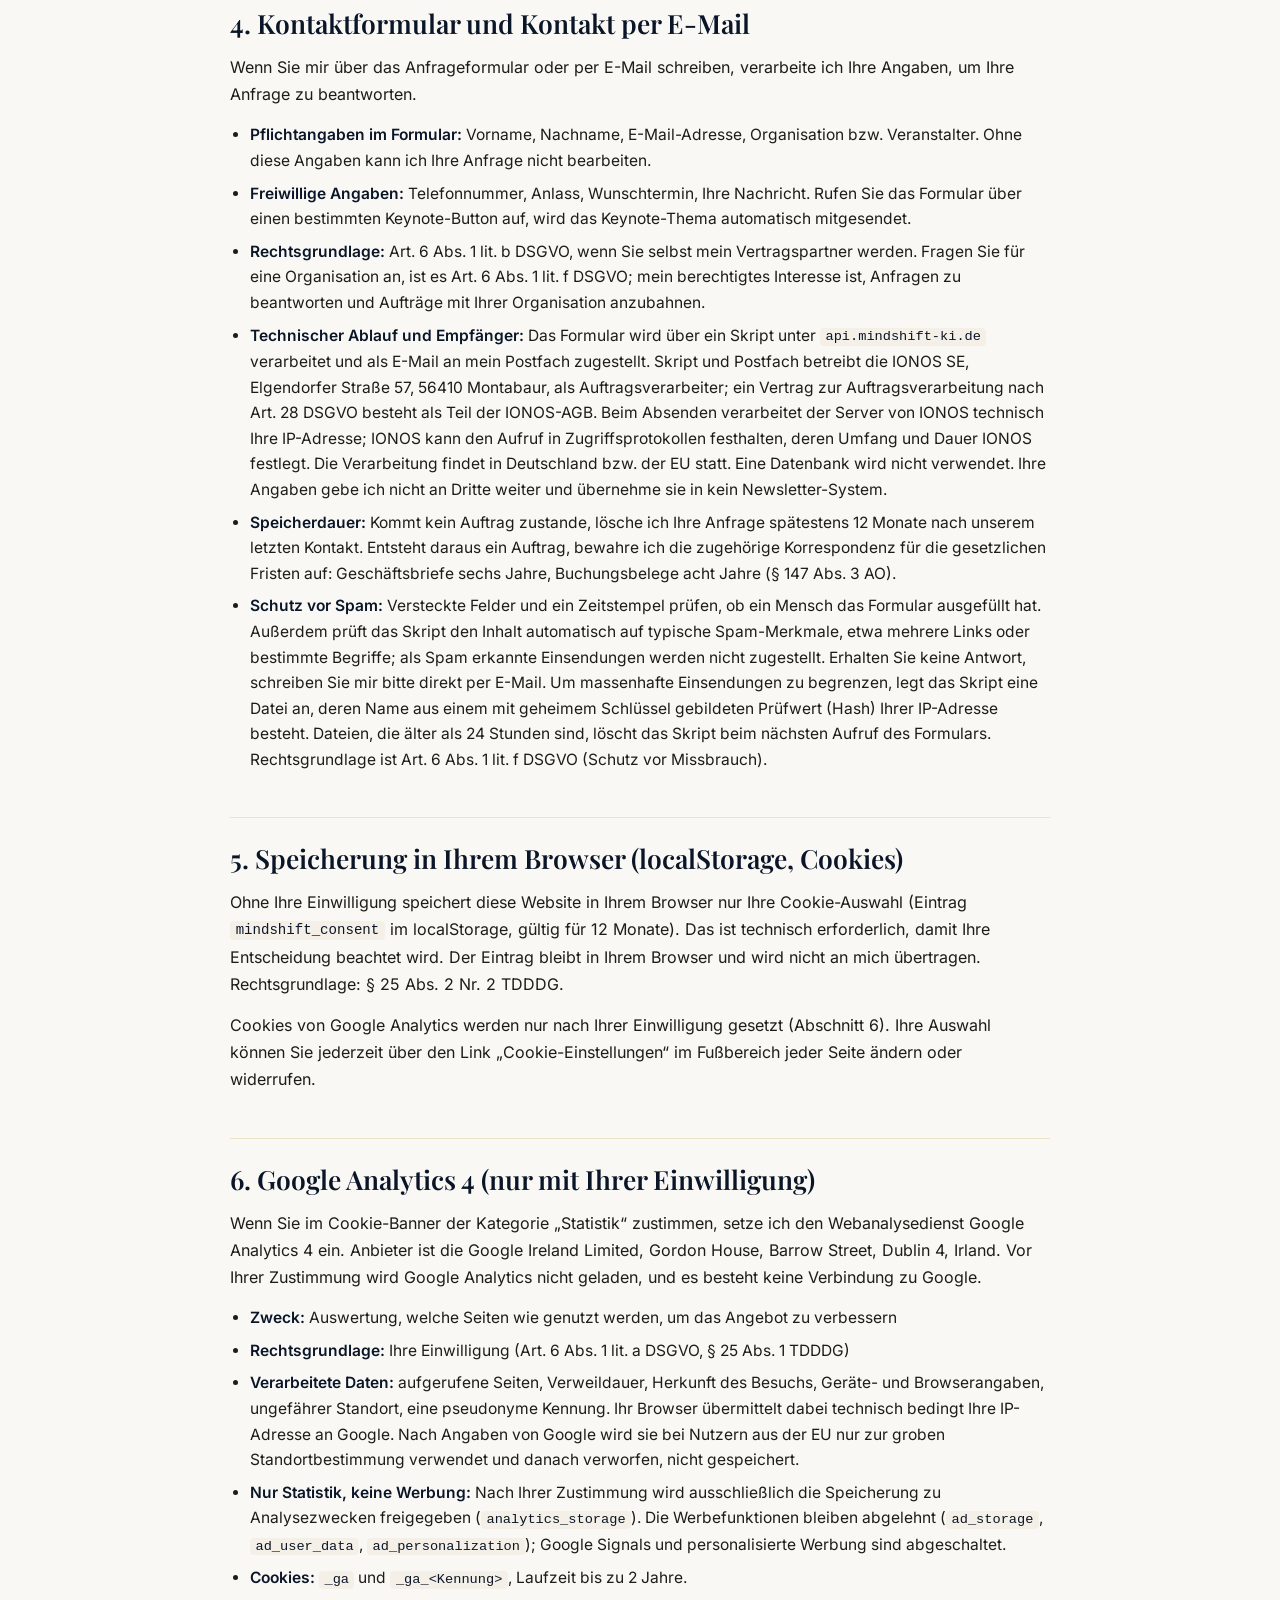
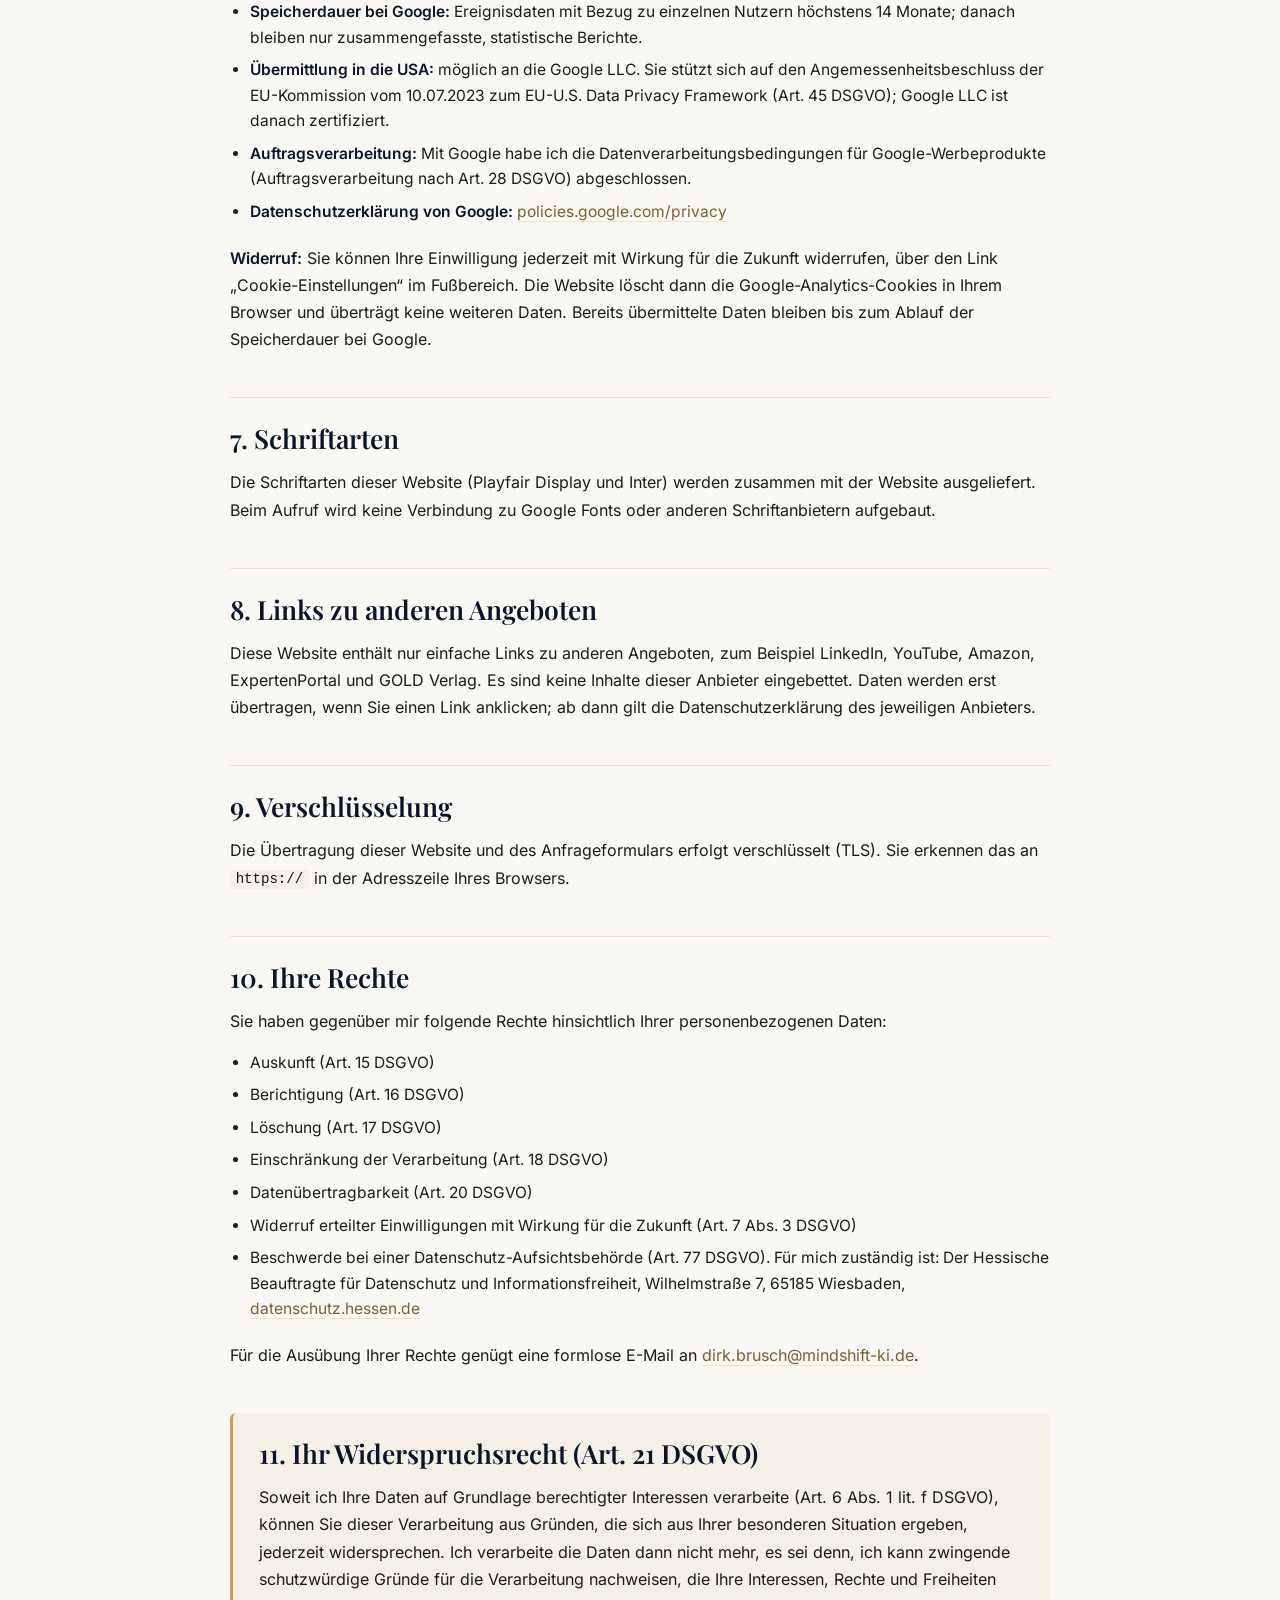
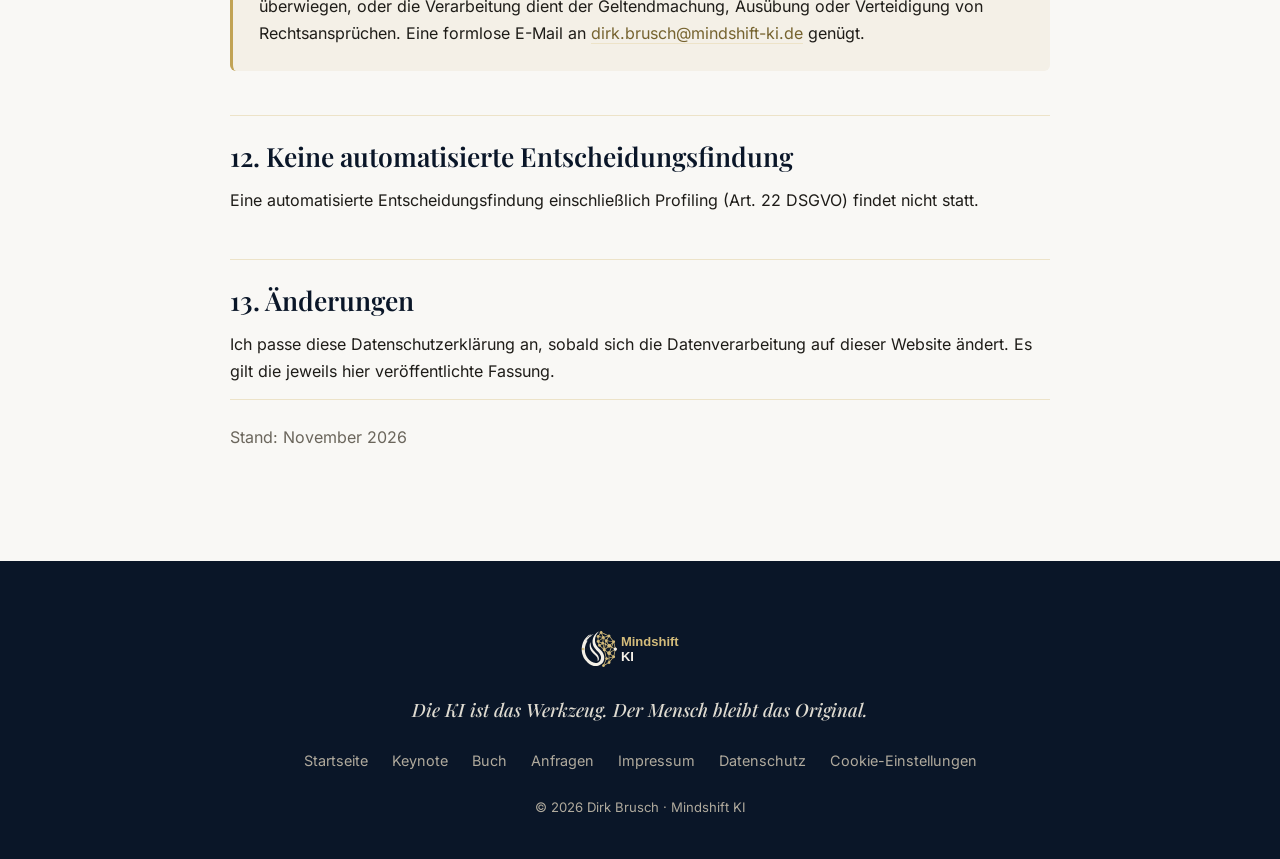
<file: datenschutz.html>
<!DOCTYPE html>
<html lang="de">
<head>
  <meta charset="UTF-8">
  <meta name="viewport" content="width=device-width, initial-scale=1.0">
  <title>Datenschutzerklärung — Dirk Brusch | Mindshift KI</title>
  <meta name="description" content="Datenschutzerklärung für mindshift-ki.de gemäß DSGVO und TDDDG.">
  <meta name="robots" content="noindex, follow">
  <meta name="theme-color" content="#0A1628">
  <link rel="icon" href="/favicon.svg" type="image/svg+xml">
  <link rel="icon" href="/favicon.ico" sizes="any">
  <link rel="apple-touch-icon" href="/apple-touch-icon.png">
  <link rel="stylesheet" href="/fonts.css?v=1">
  <link rel="stylesheet" href="/style.css?v=19">
  <link rel="stylesheet" href="/legal.css?v=4">
</head>
<body class="legal-body">

<div class="grain" aria-hidden="true"></div>

<header class="nav" id="nav">
  <div class="nav__inner">
    <a class="nav__brand" href="/" aria-label="Mindshift KI – Startseite">
      <img src="/mindshift-ki-logo-dark.svg?v=3" alt="Mindshift KI" class="nav__logo nav__logo--dark" width="113" height="46">
    </a>
    <a class="legalnav__link" href="/">Dirk Brusch &amp; Keynote</a>
  </div>
</header>

<main class="legal-page">
  <div class="legal-container">
    <div class="legal-eyebrow">Rechtliches</div>
    <h1>Datenschutzerklärung</h1>
    <p class="legal-subtitle">Information gemäß Art. 13 DSGVO und § 25 TDDDG &middot; Stand: November 2026</p>

    <h2>1. Verantwortlicher</h2>
    <p>Verantwortlich für die Verarbeitung personenbezogener Daten auf dieser Website ist:</p>
    <p>
      Dirk Brusch<br>
      Mindshift KI<br>
      Am Schäfersberg 16<br>
      65527 Niedernhausen<br>
      Deutschland<br>
      E-Mail: <a href="mailto:dirk.brusch@mindshift-ki.de">dirk.brusch@mindshift-ki.de</a>
    </p>
    <p>
      Einen Datenschutzbeauftragten habe ich nicht benannt, weil die gesetzlichen
      Voraussetzungen dafür (Art. 37 DSGVO, § 38 BDSG) nicht vorliegen.
    </p>

    <h2>2. Überblick</h2>
    <ul>
      <li>Beim Aufruf der Website verarbeitet der Hosting-Anbieter technisch notwendige Verbindungsdaten, darunter Ihre IP-Adresse (Abschnitt 3).</li>
      <li>Wenn Sie mir über das Formular oder per E-Mail schreiben, verarbeite ich Ihre Angaben zur Beantwortung (Abschnitt 4).</li>
      <li>Ohne Ihre Einwilligung speichert die Website in Ihrem Browser nur Ihre Cookie-Auswahl (Abschnitt 5).</li>
      <li>Google Analytics wird nur geladen, wenn Sie der Kategorie „Statistik“ zustimmen (Abschnitt 6).</li>
      <li>Schriftarten werden mit der Website ausgeliefert, es gibt keine Verbindung zu Google Fonts (Abschnitt 7).</li>
    </ul>

    <h2>3. Bereitstellung der Website (Hosting über GitHub Pages)</h2>
    <p>
      Diese Website wird über GitHub Pages bereitgestellt. Anbieter ist die GitHub, Inc.,
      88 Colin P. Kelly Jr. Street, San Francisco, CA 94107, USA.
    </p>
    <p>
      Beim Aufruf der Website verarbeitet GitHub technisch zwingend Ihre IP-Adresse sowie
      Angaben zur Anfrage (aufgerufene Seite, Datum und Uhrzeit, übertragene Datenmenge,
      Browser und Betriebssystem, zuvor besuchte Seite). Nach eigenen Angaben speichert GitHub
      die IP-Adressen der Besucher zu Sicherheitszwecken. Eine feste Frist nennt GitHub nicht;
      die Speicherdauer richtet sich nach diesen Sicherheitszwecken. Auf Umfang und Dauer habe
      ich keinen Einfluss.
    </p>
    <ul>
      <li><strong>Zweck:</strong> sichere und zuverlässige Auslieferung der Website</li>
      <li><strong>Rechtsgrundlage:</strong> Art. 6 Abs. 1 lit. f DSGVO (mein berechtigtes Interesse an einer sicheren und funktionsfähigen Website)</li>
      <li><strong>Übermittlung in die USA:</strong> Die Übermittlung stützt sich auf den Angemessenheitsbeschluss der EU-Kommission vom 10.07.2023 zum EU-U.S. Data Privacy Framework (Art. 45 DSGVO). GitHub ist nach eigenen Angaben unter diesem Rahmen zertifiziert.</li>
      <li><strong>Datenschutzerklärung von GitHub:</strong>
        <a href="https://docs.github.com/de/site-policy/privacy-policies/github-general-privacy-statement" target="_blank" rel="noopener noreferrer">docs.github.com/de/site-policy/privacy-policies/github-general-privacy-statement</a></li>
    </ul>

    <h2>4. Kontaktformular und Kontakt per E-Mail</h2>
    <p>
      Wenn Sie mir über das Anfrageformular oder per E-Mail schreiben, verarbeite ich Ihre
      Angaben, um Ihre Anfrage zu beantworten.
    </p>
    <ul>
      <li><strong>Pflichtangaben im Formular:</strong> Vorname, Nachname, E-Mail-Adresse, Organisation bzw. Veranstalter. Ohne diese Angaben kann ich Ihre Anfrage nicht bearbeiten.</li>
      <li><strong>Freiwillige Angaben:</strong> Telefonnummer, Anlass, Wunschtermin, Ihre Nachricht. Rufen Sie das Formular über einen bestimmten Keynote-Button auf, wird das Keynote-Thema automatisch mitgesendet.</li>
      <li><strong>Rechtsgrundlage:</strong> Art. 6 Abs. 1 lit. b DSGVO, wenn Sie selbst mein Vertragspartner werden. Fragen Sie für eine Organisation an, ist es Art. 6 Abs. 1 lit. f DSGVO; mein berechtigtes Interesse ist, Anfragen zu beantworten und Aufträge mit Ihrer Organisation anzubahnen.</li>
      <li><strong>Technischer Ablauf und Empfänger:</strong> Das Formular wird über ein Skript unter <code>api.mindshift-ki.de</code> verarbeitet und als E-Mail an mein Postfach zugestellt. Skript und Postfach betreibt die IONOS SE, Elgendorfer Straße 57, 56410 Montabaur, als Auftragsverarbeiter; ein Vertrag zur Auftragsverarbeitung nach Art. 28 DSGVO besteht als Teil der IONOS-AGB. Beim Absenden verarbeitet der Server von IONOS technisch Ihre IP-Adresse; IONOS kann den Aufruf in Zugriffsprotokollen festhalten, deren Umfang und Dauer IONOS festlegt. Die Verarbeitung findet in Deutschland bzw. der EU statt. Eine Datenbank wird nicht verwendet. Ihre Angaben gebe ich nicht an Dritte weiter und übernehme sie in kein Newsletter-System.</li>
      <li><strong>Speicherdauer:</strong> Kommt kein Auftrag zustande, lösche ich Ihre Anfrage spätestens 12 Monate nach unserem letzten Kontakt. Entsteht daraus ein Auftrag, bewahre ich die zugehörige Korrespondenz für die gesetzlichen Fristen auf: Geschäftsbriefe sechs Jahre, Buchungsbelege acht Jahre (§ 147 Abs. 3 AO).</li>
      <li><strong>Schutz vor Spam:</strong> Versteckte Felder und ein Zeitstempel prüfen, ob ein Mensch das Formular ausgefüllt hat. Außerdem prüft das Skript den Inhalt automatisch auf typische Spam-Merkmale, etwa mehrere Links oder bestimmte Begriffe; als Spam erkannte Einsendungen werden nicht zugestellt. Erhalten Sie keine Antwort, schreiben Sie mir bitte direkt per E-Mail. Um massenhafte Einsendungen zu begrenzen, legt das Skript eine Datei an, deren Name aus einem mit geheimem Schlüssel gebildeten Prüfwert (Hash) Ihrer IP-Adresse besteht. Dateien, die älter als 24 Stunden sind, löscht das Skript beim nächsten Aufruf des Formulars. Rechtsgrundlage ist Art. 6 Abs. 1 lit. f DSGVO (Schutz vor Missbrauch).</li>
    </ul>

    <h2>5. Speicherung in Ihrem Browser (localStorage, Cookies)</h2>
    <p>
      Ohne Ihre Einwilligung speichert diese Website in Ihrem Browser nur Ihre Cookie-Auswahl
      (Eintrag <code>mindshift_consent</code> im localStorage, gültig für 12 Monate). Das ist
      technisch erforderlich, damit Ihre Entscheidung beachtet wird. Der Eintrag bleibt in
      Ihrem Browser und wird nicht an mich übertragen. Rechtsgrundlage: § 25 Abs. 2 Nr. 2 TDDDG.
    </p>
    <p>
      Cookies von Google Analytics werden nur nach Ihrer Einwilligung gesetzt (Abschnitt 6).
      Ihre Auswahl können Sie jederzeit über den Link „Cookie-Einstellungen“ im Fußbereich
      jeder Seite ändern oder widerrufen.
    </p>

    <h2>6. Google Analytics 4 (nur mit Ihrer Einwilligung)</h2>
    <p>
      Wenn Sie im Cookie-Banner der Kategorie „Statistik“ zustimmen, setze ich den
      Webanalysedienst Google Analytics 4 ein. Anbieter ist die Google Ireland Limited,
      Gordon House, Barrow Street, Dublin 4, Irland. Vor Ihrer Zustimmung wird Google
      Analytics nicht geladen, und es besteht keine Verbindung zu Google.
    </p>
    <ul>
      <li><strong>Zweck:</strong> Auswertung, welche Seiten wie genutzt werden, um das Angebot zu verbessern</li>
      <li><strong>Rechtsgrundlage:</strong> Ihre Einwilligung (Art. 6 Abs. 1 lit. a DSGVO, § 25 Abs. 1 TDDDG)</li>
      <li><strong>Verarbeitete Daten:</strong> aufgerufene Seiten, Verweildauer, Herkunft des Besuchs, Geräte- und Browserangaben, ungefährer Standort, eine pseudonyme Kennung. Ihr Browser übermittelt dabei technisch bedingt Ihre IP-Adresse an Google. Nach Angaben von Google wird sie bei Nutzern aus der EU nur zur groben Standortbestimmung verwendet und danach verworfen, nicht gespeichert.</li>
      <li><strong>Nur Statistik, keine Werbung:</strong> Nach Ihrer Zustimmung wird ausschließlich die Speicherung zu Analysezwecken freigegeben (<code>analytics_storage</code>). Die Werbefunktionen bleiben abgelehnt (<code>ad_storage</code>, <code>ad_user_data</code>, <code>ad_personalization</code>); Google Signals und personalisierte Werbung sind abgeschaltet.</li>
      <li><strong>Cookies:</strong> <code>_ga</code> und <code>_ga_&lt;Kennung&gt;</code>, Laufzeit bis zu 2 Jahre.</li>
      <li><strong>Speicherdauer bei Google:</strong> Ereignisdaten mit Bezug zu einzelnen Nutzern höchstens 14 Monate; danach bleiben nur zusammengefasste, statistische Berichte.</li>
      <li><strong>Übermittlung in die USA:</strong> möglich an die Google LLC. Sie stützt sich auf den Angemessenheitsbeschluss der EU-Kommission vom 10.07.2023 zum EU-U.S. Data Privacy Framework (Art. 45 DSGVO); Google LLC ist danach zertifiziert.</li>
      <li><strong>Auftragsverarbeitung:</strong> Mit Google habe ich die Datenverarbeitungsbedingungen für Google-Werbeprodukte (Auftragsverarbeitung nach Art. 28 DSGVO) abgeschlossen.</li>
      <li><strong>Datenschutzerklärung von Google:</strong>
        <a href="https://policies.google.com/privacy" target="_blank" rel="noopener noreferrer">policies.google.com/privacy</a></li>
    </ul>
    <p>
      <strong>Widerruf:</strong> Sie können Ihre Einwilligung jederzeit mit Wirkung für die
      Zukunft widerrufen, über den Link „Cookie-Einstellungen“ im Fußbereich. Die Website
      löscht dann die Google-Analytics-Cookies in Ihrem Browser und überträgt keine weiteren
      Daten. Bereits übermittelte Daten bleiben bis zum Ablauf der Speicherdauer bei Google.
    </p>

    <h2>7. Schriftarten</h2>
    <p>
      Die Schriftarten dieser Website (Playfair Display und Inter) werden zusammen mit der
      Website ausgeliefert. Beim Aufruf wird keine Verbindung zu Google Fonts oder anderen
      Schriftanbietern aufgebaut.
    </p>

    <h2>8. Links zu anderen Angeboten</h2>
    <p>
      Diese Website enthält nur einfache Links zu anderen Angeboten, zum Beispiel LinkedIn,
      YouTube, Amazon, ExpertenPortal und GOLD Verlag. Es sind keine Inhalte dieser Anbieter
      eingebettet. Daten werden erst übertragen, wenn Sie einen Link anklicken; ab dann gilt
      die Datenschutzerklärung des jeweiligen Anbieters.
    </p>

    <h2>9. Verschlüsselung</h2>
    <p>
      Die Übertragung dieser Website und des Anfrageformulars erfolgt verschlüsselt (TLS).
      Sie erkennen das an <code>https://</code> in der Adresszeile Ihres Browsers.
    </p>

    <h2>10. Ihre Rechte</h2>
    <p>Sie haben gegenüber mir folgende Rechte hinsichtlich Ihrer personenbezogenen Daten:</p>
    <ul>
      <li>Auskunft (Art. 15 DSGVO)</li>
      <li>Berichtigung (Art. 16 DSGVO)</li>
      <li>Löschung (Art. 17 DSGVO)</li>
      <li>Einschränkung der Verarbeitung (Art. 18 DSGVO)</li>
      <li>Datenübertragbarkeit (Art. 20 DSGVO)</li>
      <li>Widerruf erteilter Einwilligungen mit Wirkung für die Zukunft (Art. 7 Abs. 3 DSGVO)</li>
      <li>Beschwerde bei einer Datenschutz-Aufsichtsbehörde (Art. 77 DSGVO). Für mich zuständig ist: Der Hessische Beauftragte für Datenschutz und Informationsfreiheit, Wilhelmstraße 7, 65185 Wiesbaden, <a href="https://datenschutz.hessen.de" target="_blank" rel="noopener noreferrer">datenschutz.hessen.de</a></li>
    </ul>
    <p>
      Für die Ausübung Ihrer Rechte genügt eine formlose E-Mail an
      <a href="mailto:dirk.brusch@mindshift-ki.de">dirk.brusch@mindshift-ki.de</a>.
    </p>

    <div class="legal-box">
      <h2>11. Ihr Widerspruchsrecht (Art. 21 DSGVO)</h2>
      <p>
        Soweit ich Ihre Daten auf Grundlage berechtigter Interessen verarbeite
        (Art. 6 Abs. 1 lit. f DSGVO), können Sie dieser Verarbeitung aus Gründen, die sich aus
        Ihrer besonderen Situation ergeben, jederzeit widersprechen. Ich verarbeite die Daten
        dann nicht mehr, es sei denn, ich kann zwingende schutzwürdige Gründe für die
        Verarbeitung nachweisen, die Ihre Interessen, Rechte und Freiheiten überwiegen, oder
        die Verarbeitung dient der Geltendmachung, Ausübung oder Verteidigung von
        Rechtsansprüchen. Eine formlose E-Mail an
        <a href="mailto:dirk.brusch@mindshift-ki.de">dirk.brusch@mindshift-ki.de</a> genügt.
      </p>
    </div>

    <h2>12. Keine automatisierte Entscheidungsfindung</h2>
    <p>
      Eine automatisierte Entscheidungsfindung einschließlich Profiling (Art. 22 DSGVO) findet
      nicht statt.
    </p>

    <h2>13. Änderungen</h2>
    <p>
      Ich passe diese Datenschutzerklärung an, sobald sich die Datenverarbeitung auf dieser
      Website ändert. Es gilt die jeweils hier veröffentlichte Fassung.
    </p>

    <p class="legal-updated">Stand: November 2026</p>
  </div>
</main>

<footer class="footer">
  <div class="wrap footer__inner">
    <div class="footer__brand">
      <img src="/mindshift-ki-logo-dark.svg?v=3" alt="Mindshift KI" class="footer__logo" width="137" height="56">
    </div>
    <p class="footer__claim">Die KI ist das Werkzeug. Der Mensch bleibt das Original.</p>
    <nav class="footer__links" aria-label="Rechtliches">
      <a href="/">Startseite</a>
      <a href="/#keynote">Keynote</a>
      <a href="/buch/">Buch</a>
      <a href="/#anfrage">Anfragen</a>
      <a href="/impressum.html">Impressum</a>
      <a href="/datenschutz.html">Datenschutz</a>
      <button type="button" id="consent-reopen" class="footer__linkbtn">Cookie-Einstellungen</button>
    </nav>
    <p class="footer__copy">© 2026 Dirk Brusch · Mindshift KI</p>
  </div>
</footer>

<div id="consent-banner" class="consent" role="dialog" aria-live="polite" aria-label="Cookie-Einstellungen" hidden>
  <div class="consent__inner">
    <div class="consent__body">
      <h3 class="consent__title">Kurz zu Ihrer Privatsphäre.</h3>
      <p class="consent__text">Ohne Ihre Zustimmung speichert diese Website nur Ihre Auswahl. <strong>Statistik (Google Analytics)</strong> lade ich erst nach Ihrer Einwilligung – pseudonym, ohne Werbe-Tracking. Details in der <a href="/datenschutz.html">Datenschutzerklärung</a>.</p>
      <label class="consent__opt"><input type="checkbox" id="consent-analytics"> <span>Statistik (Google Analytics)</span></label>
    </div>
    <div class="consent__actions">
      <button type="button" class="btn btn--ghost btn--sm" id="consent-decline">Nur Essenzielles</button>
      <button type="button" class="btn btn--ghost btn--sm" id="consent-save">Auswahl speichern</button>
      <button type="button" class="btn btn--gold btn--sm" id="consent-accept-all">Alle akzeptieren</button>
    </div>
  </div>
</div>

<script src="/consent.js?v=2" defer></script>
</body>
</html>
</file>
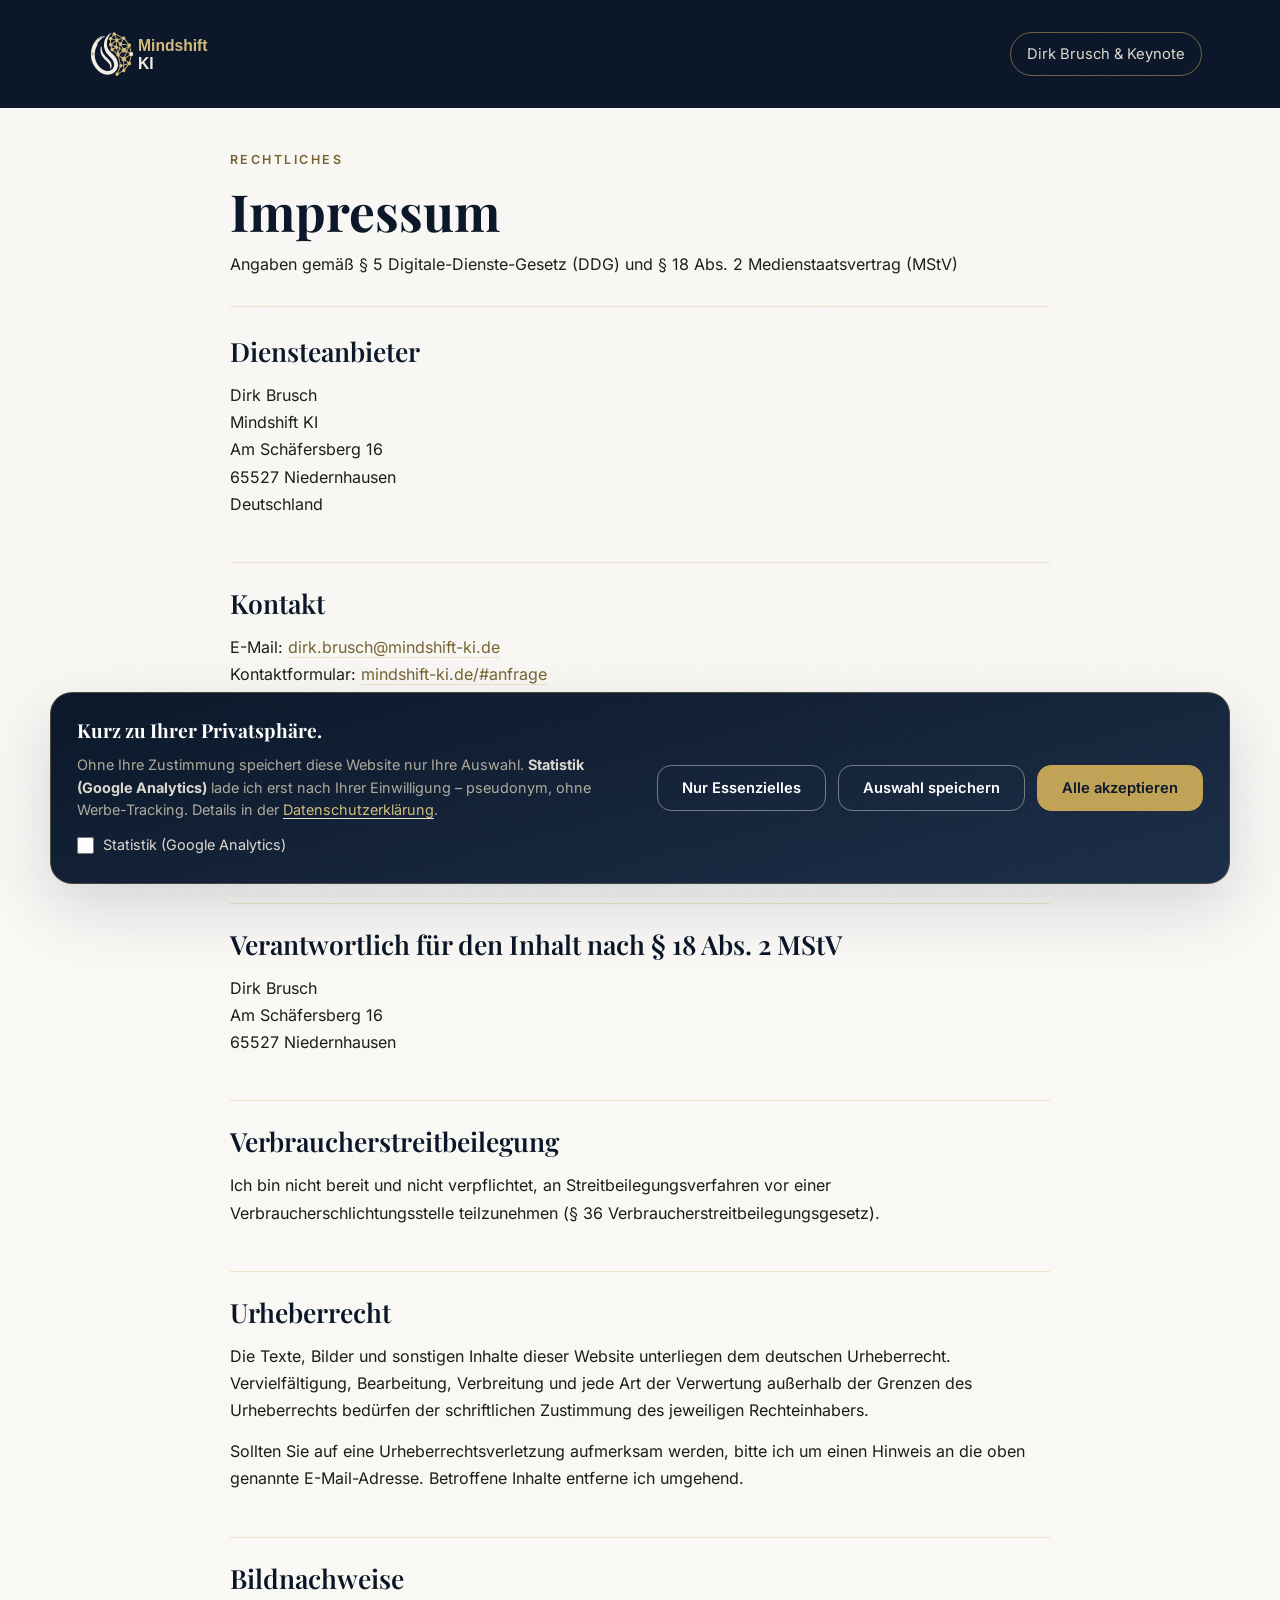
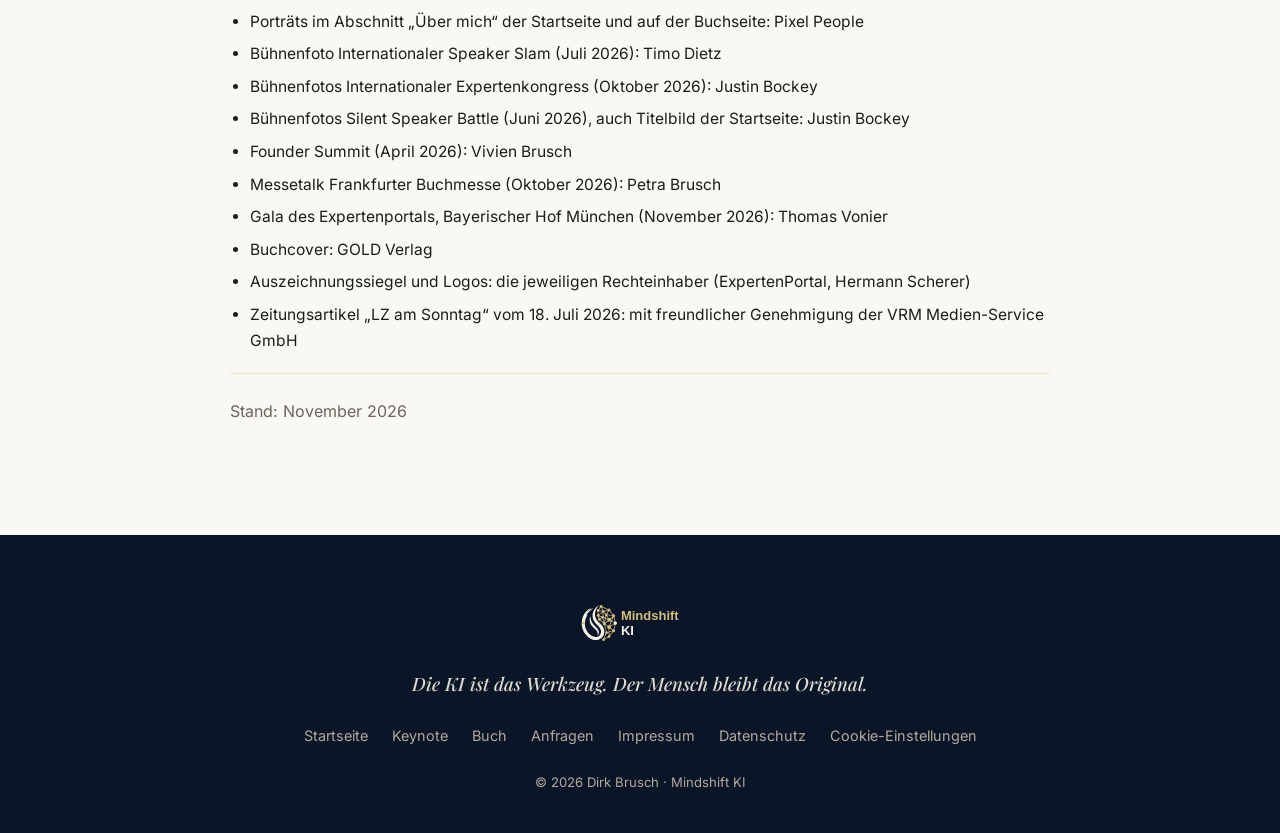
<file: impressum.html>
<!DOCTYPE html>
<html lang="de">
<head>
  <meta charset="UTF-8">
  <meta name="viewport" content="width=device-width, initial-scale=1.0">
  <title>Impressum — Dirk Brusch | Mindshift KI</title>
  <meta name="description" content="Impressum gemäß § 5 DDG für mindshift-ki.de — Dirk Brusch, Mindshift KI, Niedernhausen.">
  <meta name="robots" content="noindex, follow">
  <meta name="theme-color" content="#0A1628">
  <link rel="icon" href="/favicon.svg" type="image/svg+xml">
  <link rel="icon" href="/favicon.ico" sizes="any">
  <link rel="apple-touch-icon" href="/apple-touch-icon.png">
  <link rel="stylesheet" href="/fonts.css?v=1">
  <link rel="stylesheet" href="/style.css?v=19">
  <link rel="stylesheet" href="/legal.css?v=4">
</head>
<body class="legal-body">

<div class="grain" aria-hidden="true"></div>

<header class="nav" id="nav">
  <div class="nav__inner">
    <a class="nav__brand" href="/" aria-label="Mindshift KI – Startseite">
      <img src="/mindshift-ki-logo-dark.svg?v=3" alt="Mindshift KI" class="nav__logo nav__logo--dark" width="113" height="46">
    </a>
    <a class="legalnav__link" href="/">Dirk Brusch &amp; Keynote</a>
  </div>
</header>

<main class="legal-page">
  <div class="legal-container">
    <div class="legal-eyebrow">Rechtliches</div>
    <h1>Impressum</h1>
    <p class="legal-subtitle">Angaben gemäß § 5 Digitale-Dienste-Gesetz (DDG) und § 18 Abs. 2 Medienstaatsvertrag (MStV)</p>

    <h2>Diensteanbieter</h2>
    <p>
      Dirk Brusch<br>
      Mindshift KI<br>
      Am Schäfersberg 16<br>
      65527 Niedernhausen<br>
      Deutschland
    </p>

    <h2>Kontakt</h2>
    <p>
      E-Mail: <a href="mailto:dirk.brusch@mindshift-ki.de">dirk.brusch@mindshift-ki.de</a><br>
      Kontaktformular: <a href="/#anfrage">mindshift-ki.de/#anfrage</a>
    </p>

    <h2>Umsatzsteuer-Identifikationsnummer</h2>
    <p>
      Umsatzsteuer-Identifikationsnummer gemäß § 27a Umsatzsteuergesetz:<br>
      DE113759650
    </p>

    <h2>Verantwortlich für den Inhalt nach § 18 Abs. 2 MStV</h2>
    <p>
      Dirk Brusch<br>
      Am Schäfersberg 16<br>
      65527 Niedernhausen
    </p>

    <h2>Verbraucherstreitbeilegung</h2>
    <p>
      Ich bin nicht bereit und nicht verpflichtet, an Streitbeilegungsverfahren vor einer
      Verbraucherschlichtungsstelle teilzunehmen (§ 36 Verbraucherstreitbeilegungsgesetz).
    </p>

    <h2>Urheberrecht</h2>
    <p>
      Die Texte, Bilder und sonstigen Inhalte dieser Website unterliegen dem deutschen
      Urheberrecht. Vervielfältigung, Bearbeitung, Verbreitung und jede Art der Verwertung
      außerhalb der Grenzen des Urheberrechts bedürfen der schriftlichen Zustimmung des
      jeweiligen Rechteinhabers.
    </p>
    <p>
      Sollten Sie auf eine Urheberrechtsverletzung aufmerksam werden, bitte ich um einen
      Hinweis an die oben genannte E-Mail-Adresse. Betroffene Inhalte entferne ich umgehend.
    </p>

    <h2>Bildnachweise</h2>
    <ul>
      <li>Porträts im Abschnitt „Über mich“ der Startseite und auf der Buchseite: Pixel People</li>
      <li>Bühnenfoto Internationaler Speaker Slam (Juli 2026): Timo Dietz</li>
      <li>Bühnenfotos Internationaler Expertenkongress (Oktober 2026): Justin Bockey</li>
      <li>Bühnenfotos Silent Speaker Battle (Juni 2026), auch Titelbild der Startseite: Justin Bockey</li>
      <li>Founder Summit (April 2026): Vivien Brusch</li>
      <li>Messetalk Frankfurter Buchmesse (Oktober 2026): Petra Brusch</li>
      <li>Gala des Expertenportals, Bayerischer Hof München (November 2026): Thomas Vonier</li>
      <li>Buchcover: GOLD Verlag</li>
      <li>Auszeichnungssiegel und Logos: die jeweiligen Rechteinhaber (ExpertenPortal, Hermann Scherer)</li>
      <li>Zeitungsartikel „LZ am Sonntag“ vom 18. Juli 2026: mit freundlicher Genehmigung der VRM Medien-Service GmbH</li>
    </ul>

    <p class="legal-updated">Stand: November 2026</p>
  </div>
</main>

<footer class="footer">
  <div class="wrap footer__inner">
    <div class="footer__brand">
      <img src="/mindshift-ki-logo-dark.svg?v=3" alt="Mindshift KI" class="footer__logo" width="137" height="56">
    </div>
    <p class="footer__claim">Die KI ist das Werkzeug. Der Mensch bleibt das Original.</p>
    <nav class="footer__links" aria-label="Rechtliches">
      <a href="/">Startseite</a>
      <a href="/#keynote">Keynote</a>
      <a href="/buch/">Buch</a>
      <a href="/#anfrage">Anfragen</a>
      <a href="/impressum.html">Impressum</a>
      <a href="/datenschutz.html">Datenschutz</a>
      <button type="button" id="consent-reopen" class="footer__linkbtn">Cookie-Einstellungen</button>
    </nav>
    <p class="footer__copy">© 2026 Dirk Brusch · Mindshift KI</p>
  </div>
</footer>

<div id="consent-banner" class="consent" role="dialog" aria-live="polite" aria-label="Cookie-Einstellungen" hidden>
  <div class="consent__inner">
    <div class="consent__body">
      <h3 class="consent__title">Kurz zu Ihrer Privatsphäre.</h3>
      <p class="consent__text">Ohne Ihre Zustimmung speichert diese Website nur Ihre Auswahl. <strong>Statistik (Google Analytics)</strong> lade ich erst nach Ihrer Einwilligung – pseudonym, ohne Werbe-Tracking. Details in der <a href="/datenschutz.html">Datenschutzerklärung</a>.</p>
      <label class="consent__opt"><input type="checkbox" id="consent-analytics"> <span>Statistik (Google Analytics)</span></label>
    </div>
    <div class="consent__actions">
      <button type="button" class="btn btn--ghost btn--sm" id="consent-decline">Nur Essenzielles</button>
      <button type="button" class="btn btn--ghost btn--sm" id="consent-save">Auswahl speichern</button>
      <button type="button" class="btn btn--gold btn--sm" id="consent-accept-all">Alle akzeptieren</button>
    </div>
  </div>
</div>

<script src="/consent.js?v=2" defer></script>
</body>
</html>
</file>
<file: fonts.css>
﻿/* latin-ext */
@font-face {
  font-family: 'Playfair Display';
  font-style: italic;
  font-weight: 500;
  font-display: swap;
  src: url(fonts/playfairdisplay-500-italic-latin-ext.woff2) format('woff2');
  unicode-range: U+0100-02BA, U+02BD-02C5, U+02C7-02CC, U+02CE-02D7, U+02DD-02FF, U+0304, U+0308, U+0329, U+1D00-1DBF, U+1E00-1E9F, U+1EF2-1EFF, U+2020, U+20A0-20AB, U+20AD-20C0, U+2113, U+2C60-2C7F, U+A720-A7FF;
}
/* latin */
@font-face {
  font-family: 'Playfair Display';
  font-style: italic;
  font-weight: 500;
  font-display: swap;
  src: url(fonts/playfairdisplay-500-italic-latin.woff2) format('woff2');
  unicode-range: U+0000-00FF, U+0131, U+0152-0153, U+02BB-02BC, U+02C6, U+02DA, U+02DC, U+0304, U+0308, U+0329, U+2000-206F, U+20AC, U+2122, U+2191, U+2193, U+2212, U+2215, U+FEFF, U+FFFD;
}
/* latin-ext */
@font-face {
  font-family: 'Playfair Display';
  font-style: italic;
  font-weight: 600;
  font-display: swap;
  src: url(fonts/playfairdisplay-600-italic-latin-ext.woff2) format('woff2');
  unicode-range: U+0100-02BA, U+02BD-02C5, U+02C7-02CC, U+02CE-02D7, U+02DD-02FF, U+0304, U+0308, U+0329, U+1D00-1DBF, U+1E00-1E9F, U+1EF2-1EFF, U+2020, U+20A0-20AB, U+20AD-20C0, U+2113, U+2C60-2C7F, U+A720-A7FF;
}
/* latin */
@font-face {
  font-family: 'Playfair Display';
  font-style: italic;
  font-weight: 600;
  font-display: swap;
  src: url(fonts/playfairdisplay-600-italic-latin.woff2) format('woff2');
  unicode-range: U+0000-00FF, U+0131, U+0152-0153, U+02BB-02BC, U+02C6, U+02DA, U+02DC, U+0304, U+0308, U+0329, U+2000-206F, U+20AC, U+2122, U+2191, U+2193, U+2212, U+2215, U+FEFF, U+FFFD;
}
/* latin-ext */
@font-face {
  font-family: 'Playfair Display';
  font-style: italic;
  font-weight: 700;
  font-display: swap;
  src: url(fonts/playfairdisplay-700-italic-latin-ext.woff2) format('woff2');
  unicode-range: U+0100-02BA, U+02BD-02C5, U+02C7-02CC, U+02CE-02D7, U+02DD-02FF, U+0304, U+0308, U+0329, U+1D00-1DBF, U+1E00-1E9F, U+1EF2-1EFF, U+2020, U+20A0-20AB, U+20AD-20C0, U+2113, U+2C60-2C7F, U+A720-A7FF;
}
/* latin */
@font-face {
  font-family: 'Playfair Display';
  font-style: italic;
  font-weight: 700;
  font-display: swap;
  src: url(fonts/playfairdisplay-700-italic-latin.woff2) format('woff2');
  unicode-range: U+0000-00FF, U+0131, U+0152-0153, U+02BB-02BC, U+02C6, U+02DA, U+02DC, U+0304, U+0308, U+0329, U+2000-206F, U+20AC, U+2122, U+2191, U+2193, U+2212, U+2215, U+FEFF, U+FFFD;
}
/* latin-ext */
@font-face {
  font-family: 'Playfair Display';
  font-style: normal;
  font-weight: 500;
  font-display: swap;
  src: url(fonts/playfairdisplay-500-normal-latin-ext.woff2) format('woff2');
  unicode-range: U+0100-02BA, U+02BD-02C5, U+02C7-02CC, U+02CE-02D7, U+02DD-02FF, U+0304, U+0308, U+0329, U+1D00-1DBF, U+1E00-1E9F, U+1EF2-1EFF, U+2020, U+20A0-20AB, U+20AD-20C0, U+2113, U+2C60-2C7F, U+A720-A7FF;
}
/* latin */
@font-face {
  font-family: 'Playfair Display';
  font-style: normal;
  font-weight: 500;
  font-display: swap;
  src: url(fonts/playfairdisplay-500-normal-latin.woff2) format('woff2');
  unicode-range: U+0000-00FF, U+0131, U+0152-0153, U+02BB-02BC, U+02C6, U+02DA, U+02DC, U+0304, U+0308, U+0329, U+2000-206F, U+20AC, U+2122, U+2191, U+2193, U+2212, U+2215, U+FEFF, U+FFFD;
}
/* latin-ext */
@font-face {
  font-family: 'Playfair Display';
  font-style: normal;
  font-weight: 600;
  font-display: swap;
  src: url(fonts/playfairdisplay-600-normal-latin-ext.woff2) format('woff2');
  unicode-range: U+0100-02BA, U+02BD-02C5, U+02C7-02CC, U+02CE-02D7, U+02DD-02FF, U+0304, U+0308, U+0329, U+1D00-1DBF, U+1E00-1E9F, U+1EF2-1EFF, U+2020, U+20A0-20AB, U+20AD-20C0, U+2113, U+2C60-2C7F, U+A720-A7FF;
}
/* latin */
@font-face {
  font-family: 'Playfair Display';
  font-style: normal;
  font-weight: 600;
  font-display: swap;
  src: url(fonts/playfairdisplay-600-normal-latin.woff2) format('woff2');
  unicode-range: U+0000-00FF, U+0131, U+0152-0153, U+02BB-02BC, U+02C6, U+02DA, U+02DC, U+0304, U+0308, U+0329, U+2000-206F, U+20AC, U+2122, U+2191, U+2193, U+2212, U+2215, U+FEFF, U+FFFD;
}
/* latin-ext */
@font-face {
  font-family: 'Playfair Display';
  font-style: normal;
  font-weight: 700;
  font-display: swap;
  src: url(fonts/playfairdisplay-700-normal-latin-ext.woff2) format('woff2');
  unicode-range: U+0100-02BA, U+02BD-02C5, U+02C7-02CC, U+02CE-02D7, U+02DD-02FF, U+0304, U+0308, U+0329, U+1D00-1DBF, U+1E00-1E9F, U+1EF2-1EFF, U+2020, U+20A0-20AB, U+20AD-20C0, U+2113, U+2C60-2C7F, U+A720-A7FF;
}
/* latin */
@font-face {
  font-family: 'Playfair Display';
  font-style: normal;
  font-weight: 700;
  font-display: swap;
  src: url(fonts/playfairdisplay-700-normal-latin.woff2) format('woff2');
  unicode-range: U+0000-00FF, U+0131, U+0152-0153, U+02BB-02BC, U+02C6, U+02DA, U+02DC, U+0304, U+0308, U+0329, U+2000-206F, U+20AC, U+2122, U+2191, U+2193, U+2212, U+2215, U+FEFF, U+FFFD;
}
/* latin-ext */
@font-face {
  font-family: 'Inter';
  font-style: normal;
  font-weight: 400;
  font-display: swap;
  src: url(fonts/inter-400-normal-latin-ext.woff2) format('woff2');
  unicode-range: U+0100-02BA, U+02BD-02C5, U+02C7-02CC, U+02CE-02D7, U+02DD-02FF, U+0304, U+0308, U+0329, U+1D00-1DBF, U+1E00-1E9F, U+1EF2-1EFF, U+2020, U+20A0-20AB, U+20AD-20C0, U+2113, U+2C60-2C7F, U+A720-A7FF;
}
/* latin */
@font-face {
  font-family: 'Inter';
  font-style: normal;
  font-weight: 400;
  font-display: swap;
  src: url(fonts/inter-400-normal-latin.woff2) format('woff2');
  unicode-range: U+0000-00FF, U+0131, U+0152-0153, U+02BB-02BC, U+02C6, U+02DA, U+02DC, U+0304, U+0308, U+0329, U+2000-206F, U+20AC, U+2122, U+2191, U+2193, U+2212, U+2215, U+FEFF, U+FFFD;
}
/* latin-ext */
@font-face {
  font-family: 'Inter';
  font-style: normal;
  font-weight: 500;
  font-display: swap;
  src: url(fonts/inter-500-normal-latin-ext.woff2) format('woff2');
  unicode-range: U+0100-02BA, U+02BD-02C5, U+02C7-02CC, U+02CE-02D7, U+02DD-02FF, U+0304, U+0308, U+0329, U+1D00-1DBF, U+1E00-1E9F, U+1EF2-1EFF, U+2020, U+20A0-20AB, U+20AD-20C0, U+2113, U+2C60-2C7F, U+A720-A7FF;
}
/* latin */
@font-face {
  font-family: 'Inter';
  font-style: normal;
  font-weight: 500;
  font-display: swap;
  src: url(fonts/inter-500-normal-latin.woff2) format('woff2');
  unicode-range: U+0000-00FF, U+0131, U+0152-0153, U+02BB-02BC, U+02C6, U+02DA, U+02DC, U+0304, U+0308, U+0329, U+2000-206F, U+20AC, U+2122, U+2191, U+2193, U+2212, U+2215, U+FEFF, U+FFFD;
}
/* latin-ext */
@font-face {
  font-family: 'Inter';
  font-style: normal;
  font-weight: 600;
  font-display: swap;
  src: url(fonts/inter-600-normal-latin-ext.woff2) format('woff2');
  unicode-range: U+0100-02BA, U+02BD-02C5, U+02C7-02CC, U+02CE-02D7, U+02DD-02FF, U+0304, U+0308, U+0329, U+1D00-1DBF, U+1E00-1E9F, U+1EF2-1EFF, U+2020, U+20A0-20AB, U+20AD-20C0, U+2113, U+2C60-2C7F, U+A720-A7FF;
}
/* latin */
@font-face {
  font-family: 'Inter';
  font-style: normal;
  font-weight: 600;
  font-display: swap;
  src: url(fonts/inter-600-normal-latin.woff2) format('woff2');
  unicode-range: U+0000-00FF, U+0131, U+0152-0153, U+02BB-02BC, U+02C6, U+02DA, U+02DC, U+0304, U+0308, U+0329, U+2000-206F, U+20AC, U+2122, U+2191, U+2193, U+2212, U+2215, U+FEFF, U+FFFD;
}
/* latin-ext */
@font-face {
  font-family: 'Inter';
  font-style: normal;
  font-weight: 700;
  font-display: swap;
  src: url(fonts/inter-700-normal-latin-ext.woff2) format('woff2');
  unicode-range: U+0100-02BA, U+02BD-02C5, U+02C7-02CC, U+02CE-02D7, U+02DD-02FF, U+0304, U+0308, U+0329, U+1D00-1DBF, U+1E00-1E9F, U+1EF2-1EFF, U+2020, U+20A0-20AB, U+20AD-20C0, U+2113, U+2C60-2C7F, U+A720-A7FF;
}
/* latin */
@font-face {
  font-family: 'Inter';
  font-style: normal;
  font-weight: 700;
  font-display: swap;
  src: url(fonts/inter-700-normal-latin.woff2) format('woff2');
  unicode-range: U+0000-00FF, U+0131, U+0152-0153, U+02BB-02BC, U+02C6, U+02DA, U+02DC, U+0304, U+0308, U+0329, U+2000-206F, U+20AC, U+2122, U+2191, U+2193, U+2212, U+2215, U+FEFF, U+FFFD;
}
</file>
<file: style.css>
/* ============================================================
   Dirk Brusch — Keynote Speaker · Mindshift KI
   Design-System: Gold/Navy, Playfair Display + Inter
   ============================================================ */

:root{
  --gold:#C1A355; --gold-light:#D4BC7B; --gold-pale:#EDE3C8; --gold-mid:#9E8440;
  /* gold-dark = Gold für Text auf hellen Flächen: min. 4,5:1 auf Weiß, Off-White, Cream und Gold-Pale (Prüfbericht 20.11.2026) */
  --gold-dark:#76632F;
  --gold-glow:rgba(193,163,85,.18);
  --navy:#0A1628; --navy-mid:#132035; --navy-light:#1B2D47; --slate:#1A3A5C;
  --white:#FFFFFF; --off-white:#F9F8F5; --cream:#F4F0E7;
  --stone-100:#DEDAD0; --stone-300:#B0AA9D; --stone-500:#6B665C; --stone-700:#4A463D;
  --ink:#1E1C18; --red-soft:#C45B4A;
  --ff-display:'Playfair Display',Georgia,serif;
  --ff-body:'Inter',-apple-system,BlinkMacSystemFont,sans-serif;
  --ease:cubic-bezier(.4,0,.2,1); --ease-spring:cubic-bezier(.34,1.56,.64,1);
  --shadow-s:0 2px 8px rgba(10,22,40,.05);
  --shadow-m:0 8px 32px rgba(10,22,40,.08);
  --shadow-l:0 24px 64px rgba(10,22,40,.14);
  --shadow-gold:0 8px 32px rgba(193,163,85,.22);
  --radius:14px; --radius-lg:22px;
  --section-pad:120px; --content-max:880px; --wide-max:1180px;
}

*{margin:0;padding:0;box-sizing:border-box}
html{scroll-behavior:smooth}
body{
  font-family:var(--ff-body); color:var(--stone-700); background:var(--off-white);
  line-height:1.65; -webkit-font-smoothing:antialiased; overflow-x:hidden;
}
img{max-width:100%;height:auto;display:block}
a{color:inherit;text-decoration:none}
em{font-style:italic}

/* Grain */
.grain{
  position:fixed;inset:0;z-index:9999;pointer-events:none;opacity:.032;
  background-image:url("data:image/svg+xml,%3Csvg xmlns='http://www.w3.org/2000/svg' width='140' height='140'%3E%3Cfilter id='n'%3E%3CfeTurbulence type='fractalNoise' baseFrequency='.85' numOctaves='3'/%3E%3C/filter%3E%3Crect width='100%25' height='100%25' filter='url(%23n)'/%3E%3C/svg%3E");
}

/* Layout helpers */
.wrap{max-width:var(--wide-max);margin:0 auto;padding:0 28px}
.wrap--narrow{max-width:var(--content-max)}
.section{padding:var(--section-pad) 0;position:relative}
.section--light{background:var(--off-white)}
.section--cream{background:var(--cream)}
.section--dark{background:linear-gradient(165deg,var(--navy),var(--navy-mid) 60%,var(--navy-light));color:var(--stone-100)}
.section--navy{background:radial-gradient(120% 100% at 50% 0,var(--navy-light),var(--navy) 70%);color:var(--stone-100)}

/* Typography */
.kicker{
  font-size:.75rem;font-weight:700;letter-spacing:.18em;text-transform:uppercase;
  color:var(--gold-dark);margin-bottom:18px;
}
.kicker--gold{color:var(--gold-light)}
.h2{
  font-family:var(--ff-display);font-weight:700;color:var(--navy);
  font-size:clamp(2rem,3.6vw,3rem);line-height:1.12;letter-spacing:-.01em;
}
.h2--light{color:var(--white)}
.h2 em{background:linear-gradient(100deg,var(--gold-mid),var(--gold-dark));-webkit-background-clip:text;background-clip:text;-webkit-text-fill-color:transparent}
.h2--light em{background-image:linear-gradient(100deg,var(--gold-light),var(--gold))}
.section__head{max-width:var(--content-max);margin:0 auto 64px;text-align:center}
.section__sub{margin-top:20px;font-size:1.1rem;color:var(--stone-500)}
.section--dark .section__sub{color:var(--stone-300)}

/* Buttons */
.btn{
  display:inline-flex;align-items:center;justify-content:center;gap:.5em;
  font-family:var(--ff-body);font-weight:600;font-size:.98rem;
  padding:16px 30px;border-radius:var(--radius);border:1.5px solid transparent;
  cursor:pointer;transition:all .3s var(--ease);white-space:nowrap;
}
.btn--sm{padding:13px 24px;font-size:.92rem}
.btn--block{width:100%;padding:18px}
.btn--gold{background:var(--gold);color:var(--navy);border-color:var(--gold)}
.btn--gold:hover{background:var(--gold-light);box-shadow:var(--shadow-gold);transform:translateY(-2px)}
.btn--ghost{background:transparent;border-color:rgba(255,255,255,.4);color:var(--white)}
.btn--ghost:hover{background:rgba(255,255,255,.08);border-color:#fff;transform:translateY(-2px)}
.btn--outline{border-color:var(--navy);color:var(--navy);background:transparent}
.btn--outline:hover{background:var(--navy);color:var(--white);transform:translateY(-2px)}

/* ============ NAV ============ */
.nav{position:fixed;top:0;left:0;right:0;z-index:100;transition:all .4s var(--ease)}
.nav__inner{
  max-width:var(--wide-max);margin:0 auto;padding:20px 28px;
  display:flex;align-items:center;justify-content:space-between;
}
.nav__brand{display:flex;align-items:center;gap:12px}
.nav__logo{height:46px;width:auto;object-fit:contain;display:block}
.nav__logo--light{display:none}
.nav__links{display:flex;align-items:center;gap:34px}
.nav__links a{font-weight:500;font-size:.96rem;color:rgba(255,255,255,.85);transition:color .25s}
.nav__links a:hover{color:#fff}
.nav__cta{
  border:1.5px solid var(--gold);color:var(--gold-light)!important;
  padding:10px 20px;border-radius:10px;font-weight:600;
}
.nav__cta:hover{background:var(--gold);color:var(--navy)!important}
.nav__burger{display:none;flex-direction:column;gap:5px;background:none;border:0;cursor:pointer;padding:6px}
.nav__burger span{width:26px;height:2px;background:#fff;transition:all .3s var(--ease)}

/* Nav scrolled */
.nav.scrolled{background:rgba(249,248,245,.92);backdrop-filter:blur(14px);box-shadow:var(--shadow-s)}
.nav.scrolled .nav__logo--dark{display:none}
.nav.scrolled .nav__logo--light{display:block}
.nav.scrolled .nav__links a{color:var(--stone-700)}
.nav.scrolled .nav__links a:hover{color:var(--navy)}
.nav.scrolled .nav__cta{color:var(--gold-dark)!important}
.nav.scrolled .nav__cta:hover{color:var(--navy)!important}
.nav.scrolled .nav__burger span{background:var(--navy)}

/* ============ HERO ============ */
.hero{position:relative;min-height:100vh;display:flex;align-items:center;overflow:hidden;
  background:linear-gradient(165deg,var(--navy),var(--navy-mid) 60%,var(--navy-light))}
.hero::before{content:"";position:absolute;inset:0;pointer-events:none;
  background:radial-gradient(55% 55% at 82% 32%,var(--gold-glow),transparent 70%)}
.hero__inner{position:relative;z-index:2;max-width:var(--wide-max);margin:0 auto;width:100%;
  padding:132px 28px 96px;display:grid;grid-template-columns:1.05fr .95fr;gap:60px;align-items:center}
.hero__content{max-width:640px}
.hero__eyebrow{
  font-size:.8rem;font-weight:700;letter-spacing:.2em;text-transform:uppercase;
  color:var(--gold-light);margin-bottom:26px;
}
.hero__title{
  font-family:var(--ff-display);font-weight:700;color:#fff;
  font-size:clamp(2.3rem,4.4vw,3.9rem);line-height:1.07;letter-spacing:-.015em;max-width:16ch;
}
.hero__title em{background:linear-gradient(100deg,var(--gold-light),var(--gold));-webkit-background-clip:text;background-clip:text;-webkit-text-fill-color:transparent}
.hero__lead{
  margin-top:28px;max-width:52ch;font-size:clamp(1.05rem,1.5vw,1.22rem);
  color:rgba(255,255,255,.9);line-height:1.6;
}
.hero__lead em{color:var(--gold-light);font-style:italic}
.hero__actions{display:flex;flex-wrap:wrap;gap:16px;margin-top:36px}
.hero__micro{margin-top:24px;font-size:.9rem;color:rgba(255,255,255,.62);max-width:48ch}
.hero__micro em{color:rgba(255,255,255,.85)}
.hero__belege{margin-top:14px;font-size:.86rem;line-height:1.5;max-width:60ch}
.hero__belege a{color:var(--gold-light)}
.hero__belege span{display:inline-block;text-decoration:underline;text-decoration-color:rgba(212,188,123,.35);text-underline-offset:4px;transition:text-decoration-color .2s}
.hero__belege a:hover span{text-decoration-color:var(--gold-light)}
.anfrage__mail{margin-top:26px;font-size:.95rem;color:var(--stone-300)}
.anfrage__mail a{color:var(--gold-light);text-decoration:underline;text-underline-offset:3px;overflow-wrap:anywhere}
/* Porträt-Karte */
.hero__portrait{display:flex;flex-direction:column;align-items:center;justify-self:center}
.hero__frame{position:relative;max-width:400px;border-radius:var(--radius-lg);overflow:hidden;
  background:linear-gradient(180deg,#fff,var(--cream));border:1px solid rgba(193,163,85,.4);
  box-shadow:var(--shadow-l)}
.hero__frame::after{content:"";position:absolute;inset:0;border-radius:var(--radius-lg);
  box-shadow:inset 0 0 0 1px rgba(255,255,255,.5);pointer-events:none}
.hero__frame img{display:block;width:100%;height:auto}
.hero__cap{text-align:center;margin-top:22px}
.hero__name{display:block;font-family:var(--ff-display);font-size:1.5rem;font-weight:700;color:#fff}
.hero__role{display:block;font-size:.76rem;letter-spacing:.14em;text-transform:uppercase;color:var(--gold-light);margin-top:5px}
.hero__scroll{position:absolute;bottom:34px;left:50%;transform:translateX(-50%);z-index:2;width:26px;height:42px;border:2px solid rgba(255,255,255,.4);border-radius:14px}
.hero__scroll span{position:absolute;top:8px;left:50%;transform:translateX(-50%);width:4px;height:8px;background:var(--gold-light);border-radius:2px;animation:scrollPulse 2.2s var(--ease) infinite}
@keyframes scrollPulse{0%{opacity:0;transform:translate(-50%,0)}30%{opacity:1}60%{opacity:1;transform:translate(-50%,14px)}100%{opacity:0;transform:translate(-50%,16px)}}

/* ============ TRUST ============ */
.trust{background:var(--off-white);padding:44px 0;border-top:1px solid var(--stone-100);border-bottom:1px solid var(--stone-100)}
.trust__inner{max-width:var(--wide-max);margin:0 auto;padding:0 28px;display:flex;flex-direction:column;align-items:center;gap:20px}
.trust__eyebrow{font-size:.72rem;font-weight:700;letter-spacing:.18em;text-transform:uppercase;color:var(--gold-dark)}
.trust__image{width:100%;max-width:920px;height:auto;display:block}

/* ============ ANGST ============ */
.angst__lines{margin:36px 0 30px}
.angst__lines p{
  font-family:var(--ff-display);font-size:clamp(1.25rem,2.4vw,1.75rem);
  font-weight:500;color:#fff;line-height:1.5;padding:16px 0 16px 26px;
  border-left:2px solid var(--gold);margin-bottom:6px;
}
.angst__lines em{color:var(--gold-light)}
.angst__lead2{font-size:clamp(1.1rem,1.7vw,1.28rem);color:#fff;max-width:64ch;line-height:1.65;margin-bottom:24px}
.angst__lead2 strong{color:var(--gold-light);font-weight:600}
.angst__note{font-size:1.12rem;color:var(--stone-300);max-width:60ch;line-height:1.7}

/* ============ WENDE ============ */
.wende .h2{margin-bottom:44px}
.wende__grid{display:grid;grid-template-columns:1fr 1fr;gap:24px;margin-bottom:44px}
.wende__col{background:#fff;border:1px solid var(--gold-pale);border-radius:var(--radius-lg);padding:30px 32px;box-shadow:var(--shadow-s)}
.wende__from{color:var(--stone-500);font-size:1rem;margin-bottom:6px}
.wende__to{font-family:var(--ff-display);font-size:1.4rem;font-weight:600;color:var(--navy)}
.wende__to u{text-decoration-color:var(--gold);text-underline-offset:4px}
.wende__lead{font-size:1.18rem;color:var(--stone-700);max-width:64ch;line-height:1.7}

/* ============ KEYNOTES (3 gleichwertige Frames) ============ */
.kcards{display:grid;grid-template-columns:repeat(3,1fr);gap:28px;align-items:stretch}
.kcard{
  background:#fff;border:1px solid var(--stone-100);border-radius:var(--radius-lg);
  overflow:hidden;box-shadow:var(--shadow-m);transition:transform .4s var(--ease),box-shadow .4s var(--ease);
  display:flex;flex-direction:column;
}
.kcard:hover{transform:translateY(-6px);box-shadow:var(--shadow-l)}
.kcard__media{position:relative;overflow:hidden;aspect-ratio:3/2}
.kcard__media img{width:100%;height:100%;object-fit:cover;transition:transform .6s var(--ease)}
.kcard:hover .kcard__media img{transform:scale(1.04)}
.kcard__flag{
  position:absolute;top:16px;left:16px;background:var(--gold);color:var(--navy);
  font-size:.7rem;font-weight:700;letter-spacing:.06em;text-transform:uppercase;
  padding:6px 12px;border-radius:8px;
}
.kcard__flag--alt{background:var(--navy);color:var(--gold-light)}
.kcard__flag--gold{background:var(--gold);color:var(--navy)}
.kcard__body{padding:30px 28px;display:flex;flex-direction:column;gap:14px;flex:1}
.kcard__title{font-family:var(--ff-display);font-size:1.4rem;font-weight:700;color:var(--navy);line-height:1.22}
.kcard__lead{color:var(--stone-700);font-size:.98rem}
.kcard__lead em{color:var(--gold-dark);font-style:italic}
.kcard__lead strong{color:var(--navy);font-weight:700}
.kcard__meta{list-style:none;display:flex;flex-direction:column;gap:8px;margin-top:auto;border-top:1px solid var(--stone-100);padding-top:18px}
.kcard__meta li{font-size:.9rem;color:var(--stone-700);display:flex;gap:12px}
.kcard__meta span{flex:0 0 60px;font-size:.68rem;font-weight:700;letter-spacing:.08em;text-transform:uppercase;color:var(--gold-dark);padding-top:2px}
.kcard .btn{margin-top:4px}
/* Custom-Karte (Individualisierung) */
.kcard--custom{background:linear-gradient(165deg,var(--navy),var(--navy-light));border-color:rgba(193,163,85,.4)}
.kcard__media--custom{display:flex;align-items:center;justify-content:center;background:radial-gradient(circle at 50% 42%,var(--gold-glow),transparent 68%)}
.kcard__customicon{font-size:3rem;color:var(--gold-light)}
.kcard--custom .kcard__title{color:#fff}
.kcard--custom .kcard__lead{color:var(--stone-300)}
.kcard--custom .kcard__lead strong{color:var(--gold-light)}
.kcard--custom .kcard__meta{border-top-color:rgba(255,255,255,.14)}
.kcard--custom .kcard__meta li{color:var(--stone-100)}
@media (max-width:1024px){
  .kcards{grid-template-columns:1fr;max-width:520px;margin-left:auto;margin-right:auto}
}

/* ============ ANGEBOT (individuell) ============ */
.angebot__core{max-width:820px;margin:0 auto 60px}
.angebot__card{position:relative;background:linear-gradient(165deg,var(--navy),var(--navy-light));color:var(--stone-100);border:1px solid rgba(193,163,85,.4);border-radius:var(--radius-lg);padding:46px 48px;box-shadow:var(--shadow-l)}
.angebot__badge{display:inline-block;background:var(--gold);color:var(--navy);font-size:.72rem;font-weight:700;letter-spacing:.08em;text-transform:uppercase;padding:6px 14px;border-radius:8px;margin-bottom:20px}
.angebot__card h3{font-family:var(--ff-display);font-size:clamp(1.5rem,2.6vw,2.1rem);color:#fff;line-height:1.2;margin-bottom:16px}
.angebot__card>p{color:var(--stone-300);font-size:1.06rem;margin-bottom:22px}
.angebot__card>p strong{color:var(--gold-light)}
.angebot__why{list-style:none;display:flex;flex-direction:column;gap:12px;margin-bottom:30px}
.angebot__why li{position:relative;padding-left:30px;color:var(--stone-100);font-size:1rem;line-height:1.5}
.angebot__why li::before{content:"";position:absolute;left:2px;top:7px;width:14px;height:8px;border-left:2.5px solid var(--gold);border-bottom:2.5px solid var(--gold);transform:rotate(-45deg)}
.angebot__why strong{color:#fff}
.angebot__proof{max-width:var(--content-max);margin:0 auto;text-align:center}
.angebot__proof .kicker{color:var(--gold-dark)}
.angebot__proof-intro{color:var(--stone-500);margin-bottom:28px}
.proofrow{display:grid;grid-template-columns:1fr 1fr;gap:24px;text-align:left}
.proof{background:#fff;border:1px solid var(--stone-100);border-radius:var(--radius);overflow:hidden;box-shadow:var(--shadow-s);display:flex;flex-direction:column;transition:transform .35s var(--ease),box-shadow .35s var(--ease)}
.proof:hover{transform:translateY(-4px);box-shadow:var(--shadow-m)}
.proof__media{aspect-ratio:16/10;overflow:hidden}
.proof__media img{width:100%;height:100%;object-fit:cover}
.proof__body{padding:22px 24px}
.proof__body h4{font-family:var(--ff-display);font-size:1.12rem;color:var(--navy);line-height:1.3;margin-bottom:8px}
.proof__body p{font-size:.94rem;color:var(--stone-500);margin-bottom:12px}
.proof__venue{font-size:.72rem;font-weight:700;letter-spacing:.08em;text-transform:uppercase;color:var(--gold-dark)}
@media (max-width:768px){
  .proofrow{grid-template-columns:1fr}
  .angebot__card{padding:34px 26px}
}

/* ============ SHOWREEL ============ */
.showreel__player{max-width:920px;margin:0 auto}
.showreel__frame{position:relative;display:block;border-radius:var(--radius-lg);overflow:hidden;aspect-ratio:16/9;box-shadow:var(--shadow-l);border:1px solid rgba(193,163,85,.22)}
.showreel__frame img{width:100%;height:100%;object-fit:cover;transition:transform .6s var(--ease)}
.showreel__frame:hover img{transform:scale(1.03)}
.showreel__scrim{position:absolute;inset:0;background:linear-gradient(180deg,rgba(10,22,40,.15),rgba(10,22,40,.55))}
.showreel__play{
  position:absolute;top:50%;left:50%;transform:translate(-50%,-50%);
  width:82px;height:82px;border-radius:50%;background:var(--gold);color:var(--navy);
  display:flex;align-items:center;justify-content:center;padding-left:5px;
  box-shadow:var(--shadow-gold);transition:transform .3s var(--ease-spring)}
.showreel__frame:hover .showreel__play{transform:translate(-50%,-50%) scale(1.08)}
.showreel__badge{position:absolute;bottom:18px;left:18px;background:rgba(10,22,40,.72);color:var(--stone-100);font-size:.78rem;font-weight:600;padding:8px 14px;border-radius:8px;backdrop-filter:blur(6px)}
.showreel__cta{text-align:center;margin-top:34px}

/* ============ STIMMEN ============ */
.stimmen__grid{display:grid;grid-template-columns:repeat(3,1fr);gap:26px;margin-bottom:56px}
.stimme{background:#fff;border:1px solid var(--gold-pale);border-radius:var(--radius-lg);padding:32px 30px;box-shadow:var(--shadow-s);position:relative}
.stimme::before{content:"„";position:absolute;top:6px;left:22px;font-family:var(--ff-display);font-size:4rem;color:var(--gold-pale);line-height:1}
.stimme p{font-family:var(--ff-display);font-size:1.12rem;font-style:italic;color:var(--navy);line-height:1.5;margin:18px 0 20px;position:relative}
.stimme footer{font-size:.9rem;color:var(--stone-500);border-top:1px solid var(--stone-100);padding-top:14px}
.stimme__ph{display:inline-block;background:var(--gold-pale);color:var(--gold-dark);font-size:.68rem;font-weight:700;letter-spacing:.06em;text-transform:uppercase;padding:2px 8px;border-radius:5px;margin-right:8px}
.stimme--solo{max-width:760px;margin:52px auto 0}
.stimme--solo p{font-size:1.24rem}
.reflogos{text-align:center}
.reflogos__label{font-size:.72rem;font-weight:700;letter-spacing:.16em;text-transform:uppercase;color:var(--stone-500);margin-bottom:24px}
.reflogos__row{display:flex;align-items:center;justify-content:center;gap:38px;flex-wrap:wrap}
.reflogos__row img{height:80px;width:auto;opacity:.95}
.reflogo-ph{display:inline-flex;align-items:center;justify-content:center;height:64px;min-width:120px;padding:0 22px;border:1.5px dashed var(--stone-300);border-radius:10px;color:var(--stone-300);font-size:.85rem;font-weight:600}

/* ============ ABLAUF ============ */
.ablauf__steps{list-style:none;display:grid;grid-template-columns:repeat(3,1fr);gap:26px;counter-reset:step}
.ablauf__step{background:#fff;border:1px solid var(--stone-100);border-radius:var(--radius-lg);padding:34px 30px;box-shadow:var(--shadow-s);transition:transform .35s var(--ease),box-shadow .35s var(--ease)}
.ablauf__step:hover{transform:translateY(-5px);box-shadow:var(--shadow-m)}
.ablauf__num{font-family:var(--ff-display);font-size:2.6rem;font-weight:700;color:var(--gold);line-height:1;display:block;margin-bottom:16px}
.ablauf__step h3{font-family:var(--ff-display);font-size:1.25rem;color:var(--navy);margin-bottom:10px;line-height:1.25}
.ablauf__step p{color:var(--stone-500);font-size:.98rem}

/* ============ STECKBRIEF ============ */
.steckbrief__grid{display:grid;grid-template-columns:repeat(2,1fr);gap:0;max-width:960px;margin:0 auto;border:1px solid rgba(193,163,85,.2);border-radius:var(--radius-lg);overflow:hidden}
.fact{display:flex;gap:18px;padding:22px 26px;border-bottom:1px solid rgba(255,255,255,.06);align-items:baseline}
.fact:nth-child(odd){border-right:1px solid rgba(255,255,255,.06)}
.fact__k{flex:0 0 100px;font-size:.72rem;font-weight:700;letter-spacing:.1em;text-transform:uppercase;color:var(--gold-light)}
.fact__v{color:var(--stone-100);font-size:1rem;line-height:1.4}
.steckbrief__press{text-align:center;margin-top:30px;color:var(--stone-300);font-size:.98rem}
.steckbrief__press a{color:var(--gold-light);font-weight:600;white-space:nowrap}
.steckbrief__press a:hover{color:var(--gold)}

/* ============ VISION / STAKES ============ */
.vision__grid{display:grid;grid-template-columns:1fr 1fr;gap:26px}
.vision__grid--single{grid-template-columns:1fr;max-width:640px;margin:0 auto}
.vision__card{border-radius:var(--radius-lg);padding:34px 34px 30px;box-shadow:var(--shadow-s)}
.vision__card--yes{background:var(--cream);border:1px solid var(--gold-pale)}
.vision__card--no{background:#fff;border:1px solid var(--stone-100)}
.vision__tag{display:inline-block;font-size:.72rem;font-weight:700;letter-spacing:.1em;text-transform:uppercase;padding:6px 14px;border-radius:8px;margin-bottom:22px;background:var(--gold);color:var(--navy)}
.vision__tag--warn{background:var(--red-soft);color:#fff}
.vision__list{list-style:none;display:flex;flex-direction:column;gap:14px}
.vision__list li{position:relative;padding-left:32px;color:var(--stone-700);font-size:1.02rem;line-height:1.5}
.vision__card--yes .vision__list li::before{content:"";position:absolute;left:3px;top:5px;width:14px;height:8px;border-left:2.5px solid var(--gold-dark);border-bottom:2.5px solid var(--gold-dark);transform:rotate(-45deg)}
.vision__card--no .vision__list li::before{content:"×";position:absolute;left:5px;top:-3px;color:var(--red-soft);font-size:1.4rem;font-weight:700;line-height:1}
.vision__cta{text-align:center;margin-top:42px}
@media (max-width:768px){.vision__grid{grid-template-columns:1fr}}

/* ============ BÜHNEN / AUFTRITTE ============ */
.buehnenrow{display:grid;grid-template-columns:repeat(3,1fr);gap:26px}
.buehne{background:#fff;border:1px solid var(--stone-100);border-radius:var(--radius-lg);overflow:hidden;box-shadow:var(--shadow-s);display:flex;flex-direction:column;transition:transform .35s var(--ease),box-shadow .35s var(--ease)}
.buehne:hover{transform:translateY(-5px);box-shadow:var(--shadow-m)}
.buehne__media{aspect-ratio:4/3;overflow:hidden}
.buehne__media img{width:100%;height:100%;object-fit:cover;transition:transform .6s var(--ease)}
.buehne:hover .buehne__media img{transform:scale(1.04)}
.buehne__body{padding:24px 26px}
.buehne__name{font-family:var(--ff-display);font-size:1.3rem;color:var(--navy);line-height:1.2;margin-bottom:4px}
.buehne__sub{color:var(--stone-500);font-size:.98rem;margin-bottom:12px}
.buehne__tag{font-size:.74rem;font-weight:700;letter-spacing:.08em;text-transform:uppercase;color:var(--gold-dark)}
.buehne{position:relative}
.buehne__video{display:inline-block;margin-top:12px;font-weight:600;font-size:.95rem;color:var(--gold-dark);text-decoration:underline;text-underline-offset:3px}
.buehne__video::after{content:"";position:absolute;inset:0}
.buehnen__discretion{max-width:62ch;margin:46px auto 0;text-align:center;font-size:1.05rem;color:var(--stone-700);line-height:1.65;padding-top:30px;border-top:1px solid var(--gold-pale)}
.buehnen__discretion strong{color:var(--navy);font-family:var(--ff-display);font-weight:700}
@media (max-width:900px){.buehnenrow{grid-template-columns:1fr;max-width:460px;margin:0 auto}}

/* ============ AWARD-CLINCHER ============ */
.clincher__grid{display:grid;grid-template-columns:1.05fr .95fr;gap:52px;align-items:center}
.clincher__media{border-radius:var(--radius-lg);overflow:hidden;box-shadow:var(--shadow-l)}
.clincher__media img{width:100%;height:auto;display:block}
.clincher__lead{font-size:1.12rem;color:var(--stone-700);margin:18px 0 14px;line-height:1.65}
.clincher__note{color:var(--stone-500);margin-bottom:26px}
.clincher__presse{border-left:3px solid var(--gold);padding-left:16px;margin:0 0 20px;color:var(--stone-700);font-style:italic;line-height:1.6}
.clincher__quelle{display:block;margin-top:7px;font-style:normal;font-size:.9rem;color:var(--stone-500)}
.clincher__quelle a{color:var(--stone-500);text-decoration:underline;text-underline-offset:3px}
.clincher__quelle a:hover{color:var(--gold)}
.clincher__clip{display:flex;align-items:center;gap:16px;margin:2px 0 26px;padding:12px 14px;border:1px solid var(--stone-100);border-radius:var(--radius);background:var(--off-white);transition:box-shadow .25s var(--ease),transform .25s var(--ease),border-color .25s var(--ease)}
.clincher__clip:hover,.clincher__clip:focus-visible{box-shadow:var(--shadow-m);border-color:var(--gold);transform:translateY(-2px);outline:none}
.clincher__clip-img{width:88px;flex:0 0 auto;height:auto;border-radius:6px;box-shadow:var(--shadow-s)}
.clincher__clip-body{display:flex;flex-direction:column;gap:5px}
.clincher__clip-cta{font-weight:700;color:var(--navy);font-size:1rem}
.clincher__clip:hover .clincher__clip-cta,.clincher__clip:focus-visible .clincher__clip-cta{color:var(--gold-dark)}
.clincher__clip-arrow{display:inline-block;transition:transform .25s var(--ease)}
.clincher__clip:hover .clincher__clip-arrow{transform:translateX(4px)}
.clincher__clip-meta{font-size:.82rem;color:var(--stone-500);line-height:1.45}
@media (max-width:900px){.clincher__grid{grid-template-columns:1fr;gap:30px}}

/* ============ FAQ ============ */
.faq__list{max-width:var(--content-max);margin:0 auto}
.faq__item{border-bottom:1px solid var(--stone-100)}
.faq__item summary{list-style:none;cursor:pointer;padding:22px 46px 22px 0;position:relative;font-family:var(--ff-display);font-size:clamp(1.05rem,1.6vw,1.2rem);font-weight:600;color:var(--navy);line-height:1.35}
.faq__item summary::-webkit-details-marker{display:none}
.faq__item summary::after{content:"+";position:absolute;right:6px;top:50%;transform:translateY(-50%);font-size:1.7rem;font-weight:300;color:var(--gold-dark);transition:color .25s}
.faq__item[open] summary::after{content:"\2013"}
.faq__item summary:hover{color:var(--gold-dark)}
.faq__a{padding:0 0 24px;color:var(--stone-700);font-size:1.02rem;line-height:1.7;max-width:66ch}
.faq__a em{color:var(--gold-dark);font-style:italic}
.faq__a strong{color:var(--navy)}
.faq__a a{color:var(--gold-dark);font-weight:600;border-bottom:1px solid var(--gold-pale)}

/* ============ STICKY MOBILE CTA ============ */
.stickycta{
  position:fixed;left:12px;right:12px;bottom:12px;z-index:90;
  display:none;align-items:center;justify-content:space-between;gap:16px;
  background:rgba(10,22,40,.96);backdrop-filter:blur(10px);
  border:1px solid rgba(193,163,85,.3);border-radius:14px;padding:12px 14px 12px 18px;
  box-shadow:var(--shadow-l);transform:translateY(140%);transition:transform .4s var(--ease);
}
.stickycta.show{transform:none}
.stickycta__text{display:flex;flex-direction:column;line-height:1.25;color:#fff}
.stickycta__text strong{font-size:.98rem}
.stickycta__text span{font-size:.78rem;color:var(--stone-300)}
.stickycta .btn{flex-shrink:0}

/* ============ BUCH ============ */
/* Buch-Sektion (cream) — eingebaut 24.08.2026. Ersetzt den toten .buch__*-Block
   der Vorgaengerversion (Cover-Mockup + Bundle), der von keiner HTML-Datei mehr
   genutzt wurde. Bewusst ohne generische .buch p-Regel: die haette wegen hoeherer
   Spezifitaet die margin-top-Werte der Klassen ueberschrieben. */
.buch__sub{margin-top:14px;font-size:1.15rem;font-style:italic;color:var(--stone-500)}
.buch__lead{margin-top:30px;font-size:1.12rem;line-height:1.78;color:var(--ink)}
.buch__text{margin-top:18px;line-height:1.78;color:var(--ink)}
.buch__meta{margin-top:36px;font-size:.78rem;letter-spacing:.14em;
  text-transform:uppercase;color:var(--gold-dark);font-weight:600}
.buch__link{color:var(--gold-dark);font-weight:700;border-bottom:1px solid rgba(158,132,64,.4);transition:color .2s,border-color .2s}
.buch__link:hover{color:var(--navy);border-color:var(--navy)}

/* ============ ÜBER ============ */
.ueber__grid{display:grid;grid-template-columns:.8fr 1.2fr;gap:60px;align-items:center}
.ueber__portrait{position:relative}
.ueber__portrait img{border-radius:var(--radius-lg);box-shadow:var(--shadow-l);width:100%;object-fit:cover;aspect-ratio:4/5}
.ueber__portrait::after{content:"";position:absolute;inset:-14px -14px auto auto;width:120px;height:120px;border-top:2px solid var(--gold);border-right:2px solid var(--gold);border-radius:0 var(--radius-lg) 0 0;z-index:-1}
.ueber__lead{font-size:1.2rem;color:var(--navy);margin:18px 0 20px;line-height:1.6}
.ueber__lead em{color:var(--gold-dark)}
.ueber__text p{margin-bottom:16px;color:var(--stone-500)}
.ueber__facts{list-style:none;display:flex;flex-wrap:wrap;gap:14px;margin-top:28px}
.ueber__facts li{flex:1 1 160px;background:var(--cream);border:1px solid var(--gold-pale);border-radius:var(--radius);padding:18px 20px}
.ueber__facts strong{display:block;font-family:var(--ff-display);color:var(--navy);font-size:1.05rem;margin-bottom:3px}
.ueber__facts span{font-size:.85rem;color:var(--stone-500)}

/* ============ ANFRAGE ============ */
.anfrage__grid{display:grid;grid-template-columns:1fr 1.05fr;gap:60px;align-items:start}
.anfrage__lead{font-size:1.15rem;color:var(--stone-300);margin:18px 0 28px;line-height:1.7}
.anfrage__promise{list-style:none;display:flex;flex-direction:column;gap:14px}
.anfrage__promise li{position:relative;padding-left:32px;color:var(--stone-100);font-size:1rem}
.anfrage__promise li::before{content:"";position:absolute;left:0;top:7px;width:16px;height:9px;border-left:2px solid var(--gold);border-bottom:2px solid var(--gold);transform:rotate(-45deg)}
.anfrage__form{background:var(--off-white);border-radius:var(--radius-lg);padding:40px;box-shadow:var(--shadow-l)}
.field-row{display:grid;grid-template-columns:1fr 1fr;gap:18px}
.field{margin-bottom:18px;display:flex;flex-direction:column}
.field label{font-size:.82rem;font-weight:600;color:var(--stone-700);margin-bottom:7px}
.field__opt{font-weight:400;color:var(--stone-500)}
.field input,.field select,.field textarea{
  font-family:var(--ff-body);font-size:.98rem;color:var(--ink);
  padding:13px 15px;border:1.5px solid var(--stone-100);border-radius:10px;background:#fff;
  transition:border-color .25s,box-shadow .25s;width:100%;
}
.field input:focus,.field select:focus,.field textarea:focus{outline:none;border-color:var(--gold);box-shadow:0 0 0 3px var(--gold-glow)}
.field textarea{resize:vertical}
.hp{position:absolute;left:-9999px;width:1px;height:1px;opacity:0}
.form__micro{font-size:.82rem;color:var(--stone-500);margin-top:14px;text-align:center}
.form__micro a{text-decoration:underline;text-underline-offset:3px}
.form__status{margin-top:14px;text-align:center;font-weight:600;font-size:.95rem}
.form__status.ok{color:var(--green-soft,#5A9E6F)}
.form__status.err{color:var(--red-soft)}

/* ============ FOOTER ============ */
.footer{background:var(--navy);color:var(--stone-300);padding:60px 0 40px}
.footer__inner{display:flex;flex-direction:column;align-items:center;gap:18px;text-align:center}
.footer__brand{display:flex;align-items:center;gap:12px;color:#fff}
.footer__logo{height:56px;width:auto;display:block}
.footer__brand strong{font-family:var(--ff-display)}
.footer__claim{font-family:var(--ff-display);font-style:italic;font-size:1.15rem;color:var(--stone-100);max-width:46ch}
.footer__links{display:flex;flex-wrap:wrap;justify-content:center;gap:24px;margin:6px 0}
.footer__links a{font-size:.9rem;color:var(--stone-300);transition:color .2s}
.footer__links a:hover{color:var(--gold-light)}
.footer__copy{font-size:.82rem;color:var(--stone-300)}
.footer__linkbtn{background:none;border:0;cursor:pointer;font:inherit;color:var(--stone-300);font-size:.9rem;padding:0;transition:color .2s}
.footer__linkbtn:hover{color:var(--gold-light)}
.footer__verify{display:inline-flex;align-items:center;gap:12px;text-decoration:none;margin:4px 0}
.footer__verify-logo{height:34px;width:auto;display:block;border-radius:6px;box-shadow:0 0 0 1px rgba(255,255,255,.1);transition:transform .3s var(--ease)}
.footer__verify-label{font-size:.82rem;font-weight:600;color:var(--stone-300);transition:color .2s}
.footer__verify:hover .footer__verify-logo{transform:translateY(-2px)}
.footer__verify:hover .footer__verify-label{color:var(--gold-light)}

/* ============ CONSENT-BANNER ============ */
#consent-banner{position:fixed;left:16px;right:16px;bottom:16px;z-index:120;max-width:var(--wide-max);margin:0 auto;
  background:linear-gradient(165deg,var(--navy),var(--navy-light));color:var(--stone-100);
  border:1px solid rgba(193,163,85,.3);border-radius:var(--radius-lg);box-shadow:var(--shadow-l)}
#consent-banner[hidden]{display:none}
@media (prefers-reduced-motion:no-preference){
  #consent-banner.open{animation:consentIn .45s var(--ease)}
}
@keyframes consentIn{from{opacity:0;transform:translateY(50px)}}
.consent__inner{display:flex;align-items:center;gap:30px;padding:22px 26px;flex-wrap:wrap}
.consent__body{flex:1 1 440px;min-width:260px}
.consent__title{font-family:var(--ff-display);font-size:1.2rem;color:#fff;margin-bottom:8px}
.consent__text{font-size:.9rem;color:var(--stone-300);line-height:1.55;margin-bottom:12px}
.consent__text strong{color:var(--stone-100)}
.consent__text a{color:var(--gold-light);border-bottom:1px solid var(--gold-pale)}
.consent__opt{display:inline-flex;align-items:center;gap:9px;font-size:.9rem;color:var(--stone-100);cursor:pointer}
.consent__opt input{width:17px;height:17px;accent-color:var(--gold);cursor:pointer}
.consent__actions{display:flex;gap:12px;flex-wrap:wrap;align-items:center}
@media (max-width:720px){.consent__actions{width:100%}.consent__actions .btn{flex:1 1 auto}}

/* ============ REVEAL ============ */
.reveal{opacity:0;transform:translateY(28px);transition:opacity .75s var(--ease),transform .75s var(--ease)}
.reveal.in{opacity:1;transform:none}
@media (prefers-reduced-motion:reduce){
  .reveal{opacity:1;transform:none;transition:none}
  .hero__scroll span{animation:none}
  html{scroll-behavior:auto}
}

/* ============ RESPONSIVE ============ */
@media (max-width:1080px){
  .hero__inner{grid-template-columns:minmax(0,1fr);gap:40px;text-align:center;justify-items:center}
  .hero .btn{white-space:normal;text-align:center;max-width:100%}
  .hero__content{max-width:640px}
  .hero__title{max-width:none}
  .hero__lead,.hero__micro,.hero__belege{margin-left:auto;margin-right:auto}
  .hero__actions{justify-content:center}
  .hero__portrait{order:-1}
  .kcard--feature{flex-direction:column}
  .kcard--feature .kcard__media{flex:none}
  .kcard--feature .kcard__media img{min-height:320px}
  .ueber__grid,.anfrage__grid{grid-template-columns:1fr;gap:44px}
  .ueber__portrait{max-width:420px;margin:0 auto}
}
@media (max-width:768px){
  :root{--section-pad:80px}
  .nav__links{
    position:fixed;inset:0 0 0 auto;width:min(78vw,320px);flex-direction:column;
    align-items:flex-start;justify-content:center;gap:26px;padding:40px;
    background:var(--navy);transform:translateX(100%);transition:transform .4s var(--ease);
  }
  .nav__links.open{transform:none}
  .nav__links a{color:#fff!important;font-size:1.1rem}
  .nav__burger{display:flex;z-index:110}
  .nav__burger.x span:nth-child(1){transform:translateY(7px) rotate(45deg)}
  .nav__burger.x span:nth-child(2){opacity:0}
  .nav__burger.x span:nth-child(3){transform:translateY(-7px) rotate(-45deg)}
  .kcards,.wende__grid,.stimmen__grid,.ablauf__steps{grid-template-columns:1fr}
  .kcard__body{padding:30px 26px}
  .trust__inner{justify-content:center;text-align:center}
  .field-row{grid-template-columns:1fr;gap:0}
  .anfrage__form{padding:28px 22px}
  .hero__inner{padding-top:112px}
  .hero__frame{max-width:200px}
  .hero__inner{gap:28px}
  .hero__cap{margin-top:14px}
  .hero__eyebrow{letter-spacing:.08em}
  /* Consent-Banner auf dem Handy kompakt, damit das Angebot sichtbar bleibt */
  .consent__inner{padding:16px 18px;gap:12px}
  .consent__title{font-size:1.05rem;margin-bottom:4px}
  .consent__text{font-size:.82rem;line-height:1.45;margin-bottom:8px}
  .consent__actions{display:grid;grid-template-columns:1fr 1fr;gap:8px}
  .consent__actions .btn{padding:11px 10px;font-size:.84rem;white-space:normal}
  #consent-accept-all{grid-column:1 / -1}
  .steckbrief__grid{grid-template-columns:1fr}
  .fact:nth-child(odd){border-right:none}
  .stickycta{display:flex}
}
@media (max-width:920px){
  .stimmen__grid{grid-template-columns:1fr}
  .ablauf__steps{grid-template-columns:1fr}
}
@media (max-width:480px){
  .wrap{padding:0 20px}
  .trust__badges{gap:16px}
  .trust__award{height:76px}
}

/* ============================================================
   RELAUNCH 2026-10 · Arbeitsversion (Hero-Buch, Frage, Wende,
   Keynote-Bogen, Mitnahme, Einsatzfelder, Bühnen neu, Buch)
   ============================================================ */

/* Hero: Buch-Hinweis */
.hero__buch{display:inline-flex;align-items:center;gap:14px;margin-top:34px;padding:10px 18px 10px 10px;
  border:1px solid rgba(193,163,85,.35);border-radius:var(--radius);background:rgba(255,255,255,.04);
  transition:border-color .25s var(--ease),background .25s var(--ease)}
.hero__buch:hover{border-color:var(--gold);background:rgba(255,255,255,.08)}
.hero__buch img{width:44px;height:auto;border-radius:3px;box-shadow:0 4px 14px rgba(0,0,0,.35)}
.hero__buch-text{display:flex;flex-direction:column;line-height:1.3}
.hero__buch-k{font-size:.72rem;font-weight:700;letter-spacing:.14em;text-transform:uppercase;color:var(--gold-light)}
.hero__buch-v{font-size:.92rem;color:rgba(255,255,255,.82)}

/* Die Frage */
.frage__lead{margin-top:30px;font-size:clamp(1.12rem,1.7vw,1.3rem);line-height:1.7;color:var(--stone-100);max-width:62ch}
.frage__intro{margin-top:40px;font-size:1rem;color:var(--stone-300)}
.frage__zitat{margin:14px 0 28px;padding-left:22px;border-left:3px solid var(--gold);
  font-family:var(--ff-display);font-style:italic;font-size:clamp(1.35rem,2.4vw,1.8rem);line-height:1.45;color:#fff}
.angst .angst__note{margin-bottom:22px}

/* Die Wende */
.wende .h2{margin-bottom:26px}
.wende__lead{margin-bottom:30px}
.wende__zitat{margin:0 0 40px;padding:28px 32px;background:#fff;border:1px solid var(--gold-pale);border-left:4px solid var(--gold);
  border-radius:var(--radius-lg);font-family:var(--ff-display);font-style:italic;font-size:clamp(1.2rem,2vw,1.45rem);line-height:1.5;color:var(--navy);box-shadow:var(--shadow-s)}
.wende__bruecke{font-family:var(--ff-display);font-size:1.25rem;font-weight:600;color:var(--navy);margin-bottom:22px;text-align:center}
.wende__grid{margin-bottom:0}
.wende__col .wende__to{font-size:1.22rem;line-height:1.4;margin-bottom:12px}
.wende__col .wende__from{margin-bottom:0}
.wende__col--gold{border-color:var(--gold);box-shadow:var(--shadow-gold)}

/* Keynote-Bogen */
.bogen{display:grid;grid-template-columns:repeat(3,1fr);gap:0;max-width:980px;margin:0 auto 64px;
  border-top:1px solid var(--stone-100);border-bottom:1px solid var(--stone-100)}
.bogen__step{padding:30px 28px}
.bogen__step+.bogen__step{border-left:1px solid var(--stone-100)}
.bogen__k{display:block;font-family:var(--ff-display);font-size:1.45rem;font-weight:700;color:var(--gold-dark);margin-bottom:10px}
.bogen__step p{color:var(--stone-700);font-size:1rem;line-height:1.6}
.angebot__card .angebot__why li{font-size:1.02rem}

/* Was die Menschen mitnehmen */
.mitnahme__grid{display:grid;grid-template-columns:repeat(3,1fr);gap:26px}
.mitnahme__card{position:relative;display:flex;flex-direction:column;padding:34px 30px 30px;border:1px solid rgba(193,163,85,.28);
  border-radius:var(--radius-lg);background:rgba(255,255,255,.035)}
.mitnahme__num{font-family:var(--ff-display);font-size:2.2rem;font-weight:700;color:var(--gold);line-height:1;margin-bottom:16px}
.mitnahme__card h3{font-family:var(--ff-display);font-size:1.3rem;color:#fff;margin-bottom:8px;line-height:1.25}
.mitnahme__card>p{color:var(--stone-300);font-size:.98rem;margin-bottom:22px}
.mitnahme__card blockquote{margin-top:auto;padding-top:18px;border-top:1px solid rgba(255,255,255,.12);
  font-family:var(--ff-display);font-style:italic;font-size:1.12rem;line-height:1.5;color:var(--gold-light)}
.mitnahme__card cite{display:block;margin-top:10px;font-family:var(--ff-body);font-style:normal;font-size:.7rem;font-weight:700;
  letter-spacing:.12em;text-transform:uppercase;color:var(--stone-300)}

/* Einsatzfelder */
.felder__grid{display:grid;grid-template-columns:1fr 1fr;gap:26px;max-width:980px;margin:0 auto}
.feld{background:#fff;border:1px solid var(--gold-pale);border-radius:var(--radius-lg);padding:36px 34px;box-shadow:var(--shadow-s);
  border-top:4px solid var(--gold)}
.feld h3{font-family:var(--ff-display);font-size:1.35rem;color:var(--navy);line-height:1.3;margin-bottom:12px}
.feld p{color:var(--stone-700);font-size:1.02rem;line-height:1.65}

/* Bühnen: Neueste Auftritte */
.buehnen__neu{list-style:none;max-width:760px;margin:40px auto 0;display:flex;flex-direction:column;gap:10px}
.buehnen__neu li{display:flex;gap:18px;align-items:baseline;padding:14px 20px;background:var(--cream);border-radius:var(--radius);
  color:var(--stone-700);font-size:1rem}
.buehnen__neu strong{flex:0 0 120px;font-size:.74rem;font-weight:700;letter-spacing:.08em;text-transform:uppercase;color:var(--gold-dark)}

/* Das Buch */
.buch__grid{display:grid;grid-template-columns:.75fr 1.25fr;gap:64px;align-items:center}
.buch__cover img{width:100%;max-width:340px;margin:0 auto;border-radius:6px;box-shadow:var(--shadow-l)}
.buch__lead{font-family:var(--ff-display);font-size:1.25rem;color:var(--navy)}
.buch__zitat{margin:26px 0 0;padding-left:18px;border-left:3px solid var(--gold);font-family:var(--ff-display);font-style:italic;
  font-size:1.12rem;color:var(--navy);line-height:1.5}
.buch__meta{margin-top:26px}
.buch__actions{display:flex;flex-wrap:wrap;align-items:center;gap:22px;margin-top:20px}

@media (max-width:900px){
  .bogen{grid-template-columns:1fr}
  .bogen__step+.bogen__step{border-left:0;border-top:1px solid var(--stone-100)}
  .mitnahme__grid{grid-template-columns:1fr;max-width:560px;margin:0 auto}
  .felder__grid{grid-template-columns:1fr}
  .buch__grid{grid-template-columns:1fr;gap:36px}
  .buch__cover img{max-width:240px}
}
@media (max-width:600px){
  .buehnen__neu li{flex-direction:column;gap:4px}
  .buehnen__neu strong{flex:none}
  .wende__zitat{padding:22px 22px}
  .feld{padding:28px 24px}
}
.buehnen__siegel{max-width:920px;margin:48px auto 0}
.buehnen__siegel img{width:100%;height:auto}

/* Bühnen: Oktober 2026 als große Karten über den älteren Auftritten */
.buehnenrow--neu{grid-template-columns:1fr 1fr;margin-bottom:26px}
.buehne--gross .buehne__media{aspect-ratio:4/3}
@media (max-width:900px){.buehnenrow--neu{grid-template-columns:1fr;max-width:460px;margin:0 auto 26px}}
/* 10.11.2026: vierte Karte (Gala Expertenportal) in der unteren Bühnenreihe */
.buehnenrow--vier{grid-template-columns:repeat(4,1fr);gap:22px}
.buehnenrow--vier .buehne__body{padding:20px 22px}
.buehnenrow--vier .buehne__name{font-size:1.18rem}
@media (max-width:1180px){.buehnenrow--vier{grid-template-columns:1fr 1fr}}
@media (max-width:900px){.buehnenrow--vier{grid-template-columns:1fr;max-width:460px;margin:0 auto}}


/* Relaunch 21.10.: Logo größer (Dirks Befund), Gold-Hervorhebungen in Überschriften aufrecht statt kursiv
   (Playfair-Kursive mit Zierbuchstaben wie dem „J" passte nicht) */
.nav__logo{height:68px}
.nav.scrolled .nav__logo{height:54px}
.hero__title em,.h2 em{font-style:normal}
@media (max-width:768px){.nav__logo{height:52px}.nav.scrolled .nav__logo{height:46px}}

/* Anfrage: Plan in drei nummerierten Schritten (StoryBrand) */
.anfrage__promise--schritte{counter-reset:schritt}
.anfrage__promise--schritte li{counter-increment:schritt;padding-left:40px}
.anfrage__promise--schritte li::before{content:counter(schritt);border:0;transform:none;width:26px;height:26px;top:-1px;left:0;
  border-radius:50%;background:var(--gold);color:var(--navy);font-weight:700;font-size:.85rem;display:flex;align-items:center;justify-content:center}

/* Auf einen Blick auf hellem Grund (neue Reihenfolge 21.10.) */
.steckbrief--hell .steckbrief__grid{border-color:var(--stone-100);background:#fff}
.steckbrief--hell .fact{border-bottom-color:var(--stone-100)}
.steckbrief--hell .fact:nth-child(odd){border-right-color:var(--stone-100)}
.steckbrief--hell .fact__k{color:var(--gold-dark)}
.steckbrief--hell .fact__v{color:var(--stone-700)}
.steckbrief--hell .steckbrief__press{color:var(--stone-500)}
.steckbrief--hell .steckbrief__press a{color:var(--gold-dark)}
/* Presse-Beleg im Bühnen-Abschnitt */
.buehnen__presse{max-width:760px;margin:40px auto 0}
.buehnen__presse .clincher__clip{background:#fff}
</file>
<file: buch/buch.css>
/* ================================================================
   Buchseite /buch – „Was die Maschine dir nicht nehmen kann.“
   Baut auf style.css (Tokens, Nav, Footer, Buttons, Consent) auf.
   ================================================================ */

body.buchseite-body{background:var(--navy)}
/* Ohne script.js gibt es keinen „scrolled“-Zustand: Navigation scrollt mit der Seite weg */
.buchseite-body .nav{position:absolute}

/* Navigation: rechts nur ein Link, auch mobil sichtbar */
.buchnav__link{
  font-weight:600;font-size:.92rem;color:var(--gold-light);
  border:1.5px solid rgba(193,163,85,.55);border-radius:var(--radius);
  padding:10px 18px;transition:all .25s var(--ease);white-space:nowrap
}
.buchnav__link:hover{background:var(--gold);border-color:var(--gold);color:var(--navy)}

/* Hero: geteilte Seite – links Cover, rechts Text */
.buchseite{
  position:relative;overflow:hidden;
  background:radial-gradient(120% 90% at 25% 10%,var(--navy-light),var(--navy) 65%);
  color:var(--stone-100);
  padding:150px 0 110px
}
.buchseite::before{
  content:"";position:absolute;left:-10%;top:12%;width:60%;height:80%;
  background:radial-gradient(closest-side,rgba(193,163,85,.16),transparent 70%);
  pointer-events:none
}
.buchseite__grid{
  position:relative;display:grid;grid-template-columns:minmax(0,5fr) minmax(0,6fr);
  gap:clamp(40px,6vw,90px);align-items:center
}

.buchseite__cover{display:flex;justify-content:center}
.buchseite__cover picture,.buchseite__cover img{width:100%;max-width:440px}
.buchseite__cover img{
  height:auto;border-radius:4px;
  box-shadow:0 30px 70px rgba(0,0,0,.55),0 0 0 1px rgba(193,163,85,.25),0 0 90px rgba(193,163,85,.12)
}

.buchseite__text .kicker{margin-bottom:16px}
.buchseite__title{
  font-family:var(--ff-display);font-weight:700;color:var(--white);
  font-size:clamp(2.2rem,4vw,3.4rem);line-height:1.1;letter-spacing:-.01em
}
.buchseite__title em,.buchseite__gold{
  font-style:normal;
  background:linear-gradient(100deg,var(--gold-light),var(--gold));
  -webkit-background-clip:text;background-clip:text;-webkit-text-fill-color:transparent
}
.buchseite__sub{
  margin-top:16px;font-size:clamp(1.1rem,1.6vw,1.3rem);color:var(--stone-100)
}

.buchseite__copy{margin-top:36px;max-width:56ch}
.buchseite__copy p{font-size:1.05rem;line-height:1.7;color:var(--stone-300);margin-bottom:16px}
.buchseite__hook{color:var(--stone-100)!important;font-size:1.12rem!important}
.buchseite__list{list-style:none;margin:6px 0 22px;padding:0}
.buchseite__list li{
  position:relative;padding:10px 0 10px 30px;color:var(--stone-100);
  border-bottom:1px solid rgba(255,255,255,.08);line-height:1.5
}
.buchseite__list li:last-child{border-bottom:0}
.buchseite__list li::before{
  content:"";position:absolute;left:4px;top:19px;width:10px;height:10px;border-radius:50%;
  background:linear-gradient(135deg,var(--gold-light),var(--gold-dark))
}
.buchseite__claim{
  margin-top:26px!important;padding-left:18px;border-left:3px solid var(--gold);
  font-family:var(--ff-display);font-style:italic;font-size:1.3rem!important;line-height:1.45!important;
  color:var(--white)!important
}

.buchseite__release{
  margin-top:30px;display:flex;flex-wrap:wrap;align-items:center;gap:14px 22px
}
.buchseite__badge{
  display:inline-flex;align-items:center;gap:10px;
  font-weight:600;font-size:.98rem;color:var(--gold-light);
  border:1.5px solid rgba(193,163,85,.6);border-radius:999px;padding:12px 22px
}
.buchseite__badge::before{
  content:"";width:8px;height:8px;border-radius:50%;background:var(--gold)
}
.buchseite__note{font-size:.92rem;line-height:1.45;color:var(--stone-300);margin:0}
.buchseite__release--end{margin-top:30px}
.buchseite__meta{margin-top:22px;font-size:.88rem;color:var(--stone-300);letter-spacing:.02em}
.buchseite__meta span+span::before{content:"·";margin:0 .6em;color:var(--stone-300)}
.buchseite__meta span{white-space:nowrap;display:inline-block}

/* Brücke zur Keynote */
.buchbruecke__grid{display:grid;grid-template-columns:minmax(0,6fr) minmax(0,5fr);gap:clamp(36px,5vw,72px);align-items:center;max-width:1080px;margin:0 auto}
.buchbruecke__bild{margin:0}
.buchbruecke__bild img{width:100%;height:auto;border-radius:var(--radius);box-shadow:0 18px 40px rgba(10,22,40,.15)}
.buchbruecke__bild figcaption{margin-top:12px;font-size:.85rem;line-height:1.45;color:var(--stone-700)}
.buchbruecke .h2{text-align:left}
.buchbruecke__text{margin:20px 0 26px;font-size:1.05rem;line-height:1.7;color:var(--stone-700)}
.buchbruecke__note{margin-top:14px;font-size:.92rem;line-height:1.5;color:var(--stone-700)}
.buchbruecke__note a,.buchbruecke__text a,.buchbruecke__bild figcaption a{color:var(--gold-dark);font-weight:600;text-decoration:underline;text-underline-offset:3px}
.buchbruecke__video{display:block;position:relative}
.buchbruecke__video::after{content:"";position:absolute;left:50%;top:50%;width:64px;height:64px;margin:-32px 0 0 -32px;border-radius:50%;background:rgba(10,22,40,.82) url("data:image/svg+xml,%3Csvg xmlns='http://www.w3.org/2000/svg' viewBox='0 0 24 24'%3E%3Cpath fill='%23C1A355' d='M9 7l9 5-9 5z'/%3E%3C/svg%3E") center/34px no-repeat;transition:transform .25s var(--ease)}
.buchbruecke__video:hover::after{transform:scale(1.08)}

@media (max-width:900px){
  .buchseite{padding:120px 0 80px}
  .buchseite__grid{grid-template-columns:1fr;gap:44px}
  .buchseite__cover picture,.buchseite__cover img{max-width:300px}
  .buchseite__text{text-align:left}
}
@media (max-width:480px){
  .buchnav__link{padding:8px 12px;font-size:.85rem}
  .buchseite__cover picture,.buchseite__cover img{max-width:210px}
  .buchseite__release .btn{width:100%}
  .buchseite__meta span{display:block;margin-top:2px}
  .buchseite__meta span+span::before{content:none}
}

/* ================================================================
   Marketingteil unter Cover und Rückseitentext (21.10.2026)
   ================================================================ */
.buchfrage .h2,.buchautor .h2{text-align:left}
.buchfrage__lead{margin-top:26px;font-size:clamp(1.1rem,1.6vw,1.25rem);line-height:1.7;color:var(--stone-700);max-width:62ch}

.buchzitat{margin:40px 0 0;padding:4px 0 4px 26px;border-left:3px solid var(--gold)}
.buchzitat p{font-family:var(--ff-display);font-style:italic;font-size:clamp(1.25rem,2vw,1.55rem);line-height:1.5;color:var(--navy)}
.buchzitat cite,.buchautor__zitat cite,.buchende cite{display:block;margin-top:14px;font-style:normal;font-size:.85rem;font-weight:600;letter-spacing:.06em;color:var(--gold-dark)}
.buchzitat--karte{margin-top:16px;padding:28px 32px;background:#fff;border:1px solid var(--gold-pale);border-left:4px solid var(--gold);border-radius:var(--radius)}

.buchweg__schritte{list-style:none;padding:0;margin:0 auto;max-width:1080px;display:grid;grid-template-columns:repeat(4,1fr);counter-reset:schritt}
.buchweg__schritte li{counter-increment:schritt;padding:30px 26px;position:relative}
.buchweg__schritte li+li{border-left:1px solid var(--stone-100)}
.buchweg__schritte li::before{content:counter(schritt);display:block;font-family:var(--ff-display);font-size:.95rem;font-weight:700;color:var(--gold);margin-bottom:6px}
.buchweg__k{display:block;font-family:var(--ff-display);font-size:1.4rem;font-weight:700;color:var(--navy);margin-bottom:10px}
.buchweg__schritte p{color:var(--stone-700);font-size:1rem;line-height:1.6}
.buchweg__stimme{margin:56px auto 0}
.buchweg__ueberleitung{font-size:1.05rem;color:var(--stone-700)}

.buchautor__grid{display:grid;grid-template-columns:minmax(0,4fr) minmax(0,7fr);gap:clamp(36px,5vw,72px);align-items:start;max-width:1080px;margin:0 auto}
.buchautor__bild{width:100%;height:auto;border-radius:var(--radius);box-shadow:0 18px 40px rgba(10,22,40,.15)}
.buchautor .h2{text-align:left}
.buchautor__text{margin-top:20px}
.buchautor__text p{font-size:1.05rem;line-height:1.7;color:var(--stone-700);margin-bottom:14px}
.buchautor__zitat{margin:30px 0 0;padding-left:22px;border-left:3px solid var(--gold)}
.buchautor__zitat p{font-family:var(--ff-display);font-style:italic;font-size:clamp(1.2rem,1.9vw,1.45rem);line-height:1.45;color:var(--navy)}
.buchautor__fakt{margin-top:26px;font-size:.95rem;line-height:1.6;color:var(--stone-700)}
.buchautor__credit{display:block;margin-top:6px;font-size:.8rem;color:var(--stone-500)}

.buchende{text-align:center}
.buchende__scherer p{font-family:var(--ff-display);font-weight:700;font-size:clamp(1.6rem,3vw,2.3rem);line-height:1.3;color:var(--white)}
.buchende__scherer cite{color:var(--gold-light)}
.buchende__versprechen{margin:56px auto 0;max-width:62ch}
.buchende__versprechen p{font-family:var(--ff-display);font-style:italic;font-size:clamp(1.1rem,1.6vw,1.3rem);line-height:1.65;color:var(--stone-100)}
.buchende__versprechen cite{color:var(--gold-light)}
.buchende__cta{margin-top:48px;display:flex;flex-direction:column;align-items:center;gap:14px}

@media (max-width:900px){
  .buchautor__grid,.buchbruecke__grid{grid-template-columns:1fr}
  .buchweg__schritte{grid-template-columns:1fr 1fr}
  .buchweg__schritte li:nth-child(3){border-left:0}
  .buchweg__schritte li:nth-child(n+3){border-top:1px solid var(--stone-100)}
}
@media (max-width:640px){
  .buchweg__schritte{grid-template-columns:1fr}
  .buchweg__schritte li{border-left:0!important;padding:24px 4px}
  .buchweg__schritte li+li{border-top:1px solid var(--stone-100)}
  .buchautor__bild{max-width:240px}
  .buchbruecke .btn{width:100%}
  .buchzitat--karte{padding:22px 20px}
  .buchende__cta .btn{width:100%}
}
</file>
<file: legal.css>
/* ================================================================
   LEGAL PAGES — Impressum & Datenschutz
   Auf das Design-System der Website (style.css) abgestimmt, Stand 09.11.2026
   ================================================================ */

body.legal-body { background: var(--off-white); }

/* Kopfzeile: feste Navy-Leiste wie auf Buch- und Themenseite */
.legal-body .nav { position: absolute; background: var(--navy); }
.legalnav__link {
  color: var(--stone-100);
  border: 1px solid rgba(193,163,85,.55);
  border-radius: 999px;
  padding: 9px 16px;
  font-size: .92rem;
  text-decoration: none;
  transition: background .25s, color .25s;
}
.legalnav__link:hover { background: var(--gold); border-color: var(--gold); color: var(--navy); }

.legal-page {
  padding: 150px 24px 96px;
  min-height: 70vh;
}

.legal-container {
  max-width: 820px;
  margin: 0 auto;
}

.legal-eyebrow {
  font-family: var(--ff-body);
  font-size: .78rem;
  letter-spacing: .2em;
  text-transform: uppercase;
  color: var(--gold-dark);
  font-weight: 600;
  margin-bottom: 12px;
}

.legal-page h1 {
  font-family: var(--ff-display);
  font-weight: 700;
  font-size: clamp(2.2rem, 5vw, 3.2rem);
  line-height: 1.1;
  color: var(--navy);
  margin: 0 0 12px;
}

.legal-subtitle {
  font-family: var(--ff-body);
  font-size: 1rem;
  color: var(--stone-500);
  margin: 0 0 36px;
  padding-bottom: 28px;
  border-bottom: 1px solid var(--gold-pale);
}

.legal-page h2 {
  font-family: var(--ff-display);
  font-size: clamp(1.3rem, 2.4vw, 1.65rem);
  font-weight: 600;
  color: var(--navy);
  margin: 44px 0 14px;
  padding-top: 24px;
  border-top: 1px solid var(--gold-pale);
  line-height: 1.25;
}

.legal-page h2:first-of-type {
  border-top: none;
  padding-top: 0;
  margin-top: 28px;
}

.legal-page h3 {
  font-family: var(--ff-display);
  font-size: 1.15rem;
  font-weight: 600;
  color: var(--navy);
  margin: 26px 0 10px;
}

.legal-page p {
  font-family: var(--ff-body);
  font-size: 1rem;
  color: var(--ink);
  line-height: 1.7;
  margin: 0 0 14px;
}

.legal-page ul {
  margin: 10px 0 20px 20px;
  padding: 0;
  list-style: disc;
}

.legal-page li {
  font-family: var(--ff-body);
  font-size: .97rem;
  color: var(--ink);
  line-height: 1.65;
  margin-bottom: 7px;
}

.legal-page strong { color: var(--navy); font-weight: 600; }

.legal-page code {
  font-family: 'SFMono-Regular', Consolas, 'Liberation Mono', Menlo, monospace;
  font-size: .88em;
  background: var(--cream);
  padding: .1em .4em;
  border-radius: 4px;
  color: var(--navy);
}

.legal-page a {
  color: var(--gold-dark);
  text-decoration: none;
  border-bottom: 1px solid var(--gold-pale);
  transition: color .2s ease, border-color .2s ease;
  overflow-wrap: anywhere;
}

.legal-page a:hover { color: var(--navy); border-bottom-color: var(--gold); }

.legal-box {
  margin: 44px 0 8px;
  padding: 24px 26px 10px;
  background: var(--cream);
  border-left: 3px solid var(--gold);
  border-radius: 6px;
}

.legal-box h2,
.legal-page .legal-box h2:first-of-type {
  margin-top: 0;
  padding-top: 0;
  border-top: none;
}

.legal-updated {
  margin-top: 48px;
  padding-top: 24px;
  border-top: 1px solid var(--gold-pale);
  font-size: .95rem;
  color: var(--stone-500) !important;
}

@media (max-width: 768px) {
  .legal-page { padding: 120px 16px 72px; }
  .legalnav__link { padding: 8px 12px; font-size: .85rem; }
}
</file>
